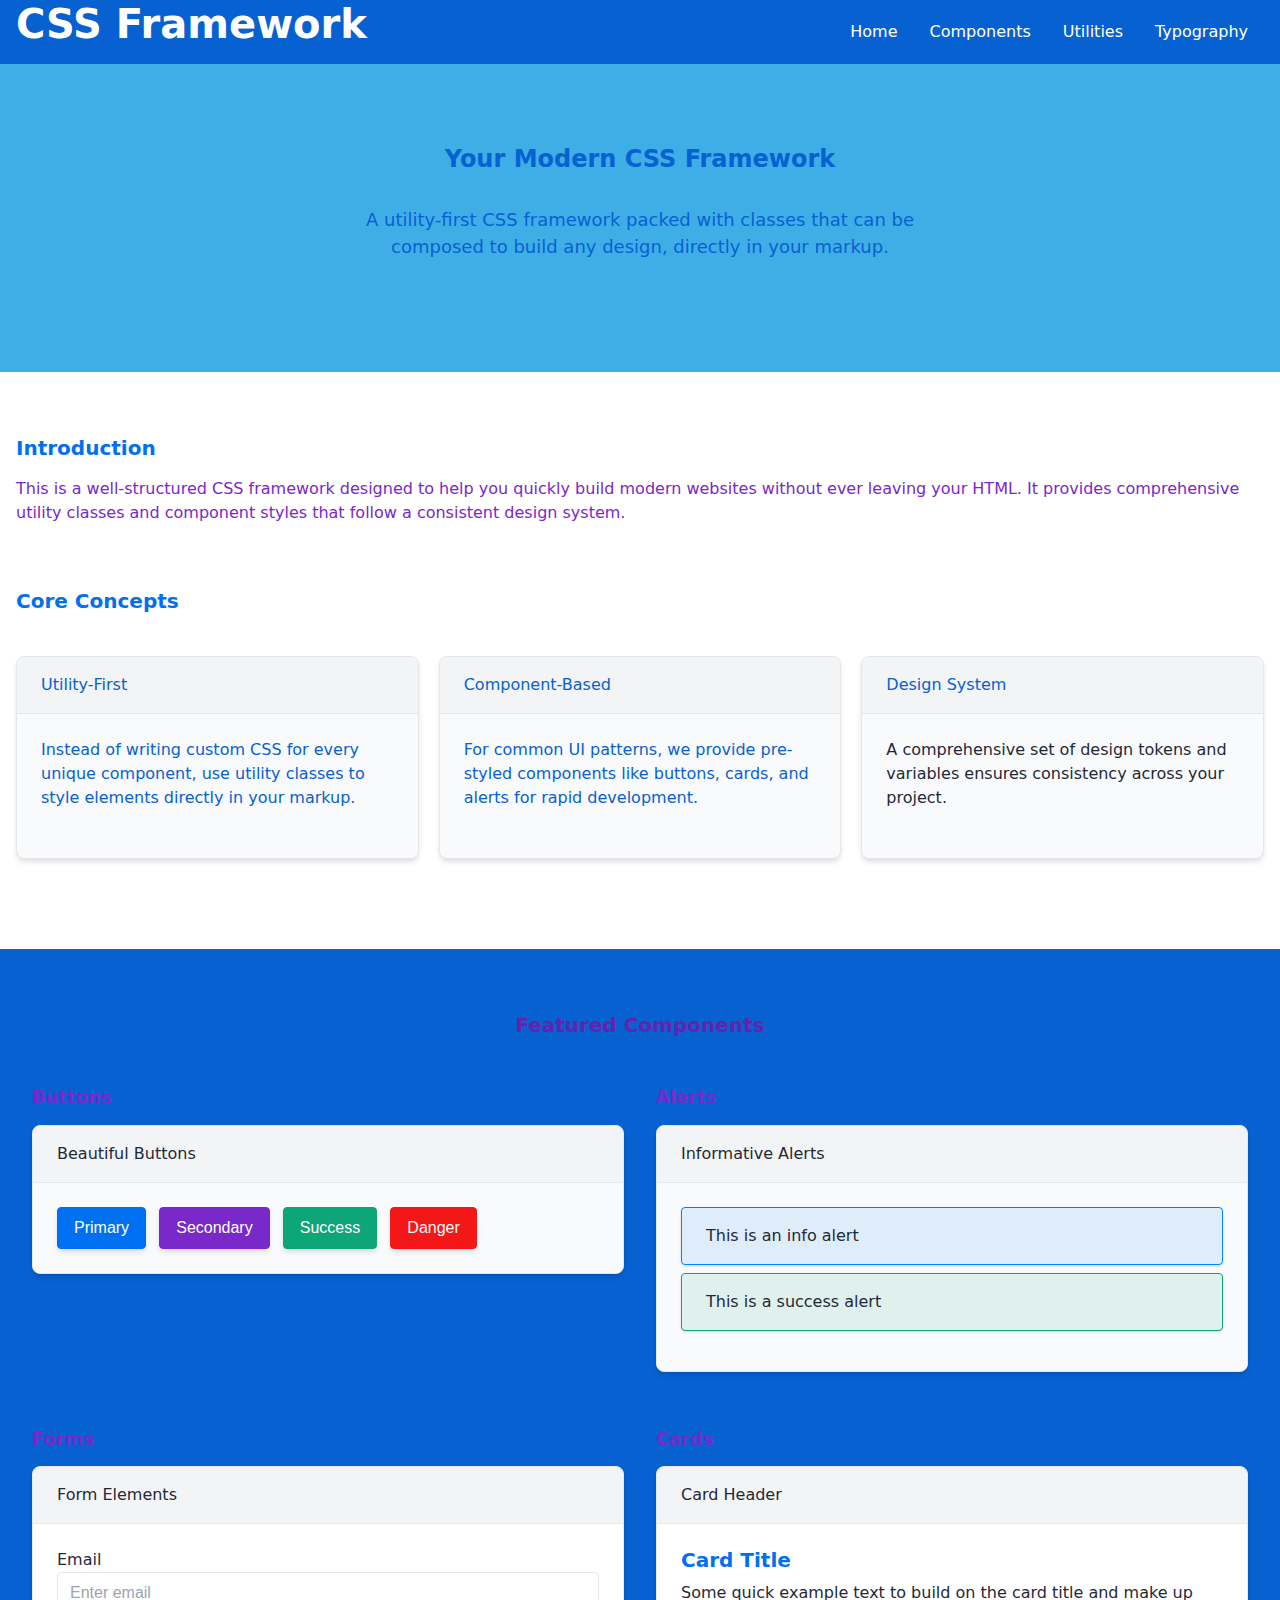
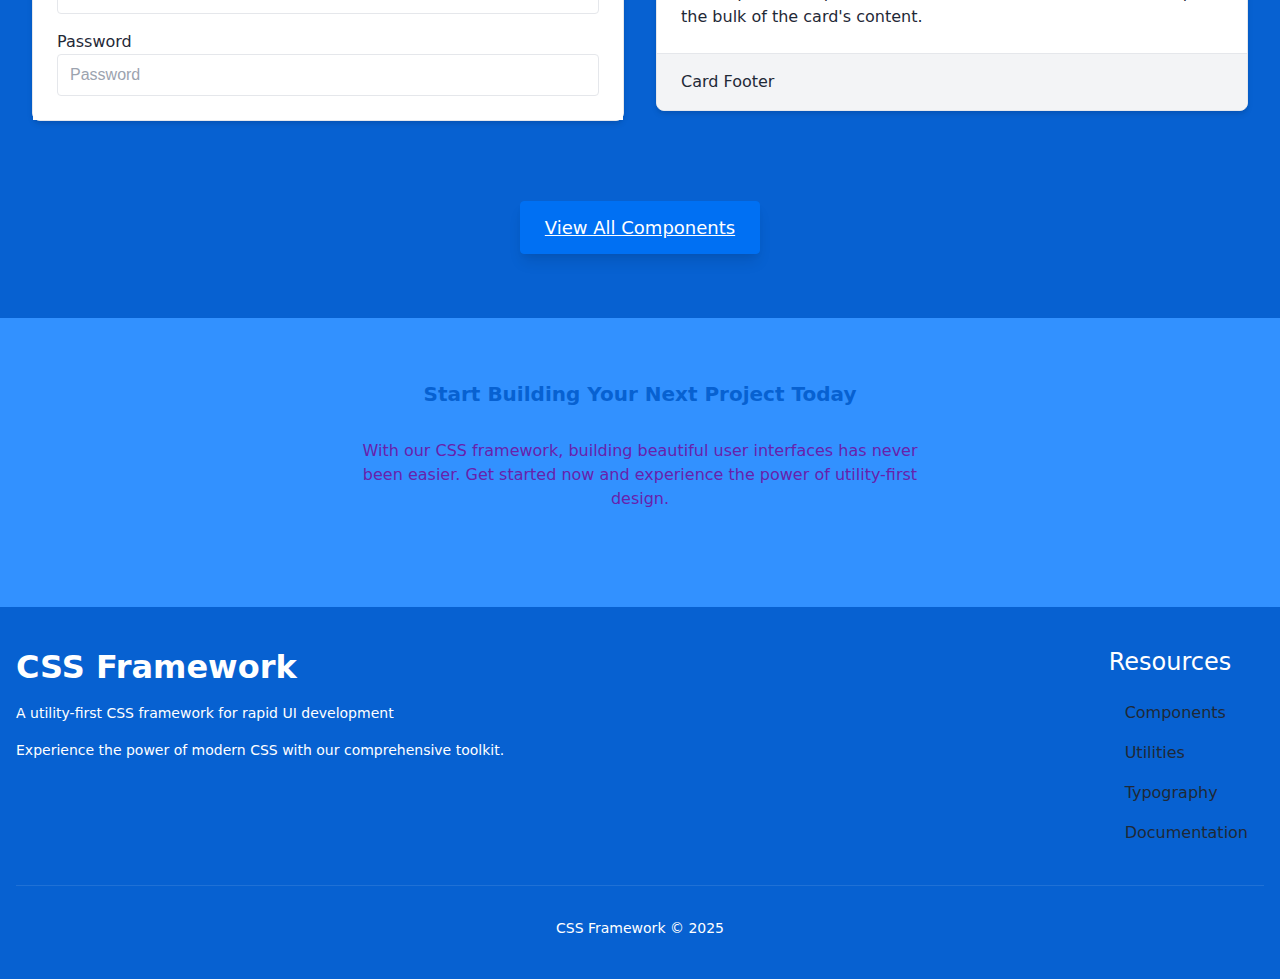
<file: src/index.html>
<!DOCTYPE html>
<html lang="en">
<head>
  <meta charset="UTF-8">
  <meta name="viewport" content="width=device-width, initial-scale=1.0">
  <title>CSS Framework Documentation</title>
  <link rel="stylesheet" href="variables.css">
  <link rel="stylesheet" href="main.css">
</head>
<body class="bg-surface">
  <header class="bg-primary-dark">
    <div class="container">
      <div class="flex items-center justify-between" style="height: 64px;">
        <div class="flex items-center">
          <h1 class="text-inverse">CSS Framework</h1>
        </div>
        <nav>
          <ul class="nav flex">
            <li><a href="index.html" class="nav-link text-inverse" style="color: white;">Home</a></li>
            <li><a href="components.html" class="nav-link text-inverse" style="color:white;">Components</a></li>
            <li><a href="utilities.html" class="nav-link text-inverse" style="color:white">Utilities</a></li>
            <li><a href="typography.html" class="nav-link text-inverse" style="color:white">Typography</a></li>
          </ul>
        </nav>
      </div>
    </div>
  </header>

  <main>
    <section class="" style="padding: var(--sp-20) 0; background: rgb(63, 174, 230);">
      <div class="container">
        <div class="flex flex-col items-center text-center">
          <h1 class="text-2xl font-bold text-primary-dark">Your Modern CSS Framework</h1>
          <p class="text-lg text-primary-dark" style="max-width: 600px; margin: var(--sp-4) auto var(--sp-8);">
            A utility-first CSS framework packed with classes that can be composed to build any design, directly in your markup.
          </p>
         
        </div>
      </div>
    </section>

    <section class="bg-white" style="padding: var(--sp-16) 0;">
      <div class="container">
        <div class="flex flex-col">
          <h2 class="font-bold text-xl text-primary">Introduction</h2>
          <p class="text-secondary" style="margin-bottom: var(--sp-6);">
            This is a well-structured CSS framework designed to help you quickly build modern websites without ever leaving your HTML. 
            It provides comprehensive utility classes and component styles that follow a consistent design system.
          </p>


          <h2 class="font-bold text-xl text-primary" style="margin-top: var(--sp-10);">Core Concepts</h2>
          
          <div class="flex flex-wrap" style="margin: var(--sp-4) -10px;">
            <div style="flex: 1 1 300px; padding: 10px;">
              <div class="card h-full shadow bg-primary-light">
                <div class="card-header bg-primary text-primary-dark">Utility-First</div>
                <div class="card-body">
                  <p class="text-primary-dark">Instead of writing custom CSS for every unique component, use utility classes to style elements directly in your markup.</p>
                </div>
              </div>
            </div>
            
            <div style="flex: 1 1 300px; padding: 10px;">
              <div class="card h-full shadow bg-primary-dark">
                <div class="card-header bg-secondary text-primary-dark">Component-Based</div>
                <div class="card-body">
                  <p class="text-primary-dark">For common UI patterns, we provide pre-styled components like buttons, cards, and alerts for rapid development.</p>
                </div>
              </div>
            </div>
            
            <div style="flex: 1 1 300px; padding: 10px;">
              <div class="card h-full shadow bg-surface-raised">
                <div class="card-header bg-primary-dark text-primary-dark">Design System</div>
                <div class="card-body">
                  <p>A comprehensive set of design tokens and variables ensures consistency across your project.</p>
                </div>
              </div>
            </div>
          </div>
        </div>
      </div>
    </section>
    
    <section class="bg-primary-dark" style="padding: var(--sp-16) 0;">
      <div class="container">
        <h2 class="font-bold text-xl text-center text-secondary-dark" style="margin-bottom: var(--sp-8);">Featured Components</h2>
        
        <div class="flex flex-wrap">
          <div style="flex: 1 1 50%; padding: var(--sp-4);">
            <h3 class="font-semibold text-lg text-secondary">Buttons</h3>
            <div class="card shadow-lg border-primary">
              <div class="card-header bg-primary-light">Beautiful Buttons</div>
              <div class="card-body">
                <button class="btn btn-primary shadow" style="margin-right: var(--sp-2);">Primary</button>
                <button class="btn btn-secondary shadow" style="margin-right: var(--sp-2);">Secondary</button>
                <button class="btn btn-success shadow" style="margin-right: var(--sp-2);">Success</button>
                <button class="btn btn-danger shadow">Danger</button>
              </div>
            </div>
          </div>
          
          <div style="flex: 1 1 50%; padding: var(--sp-4);">
            <h3 class="font-semibold text-lg text-secondary">Alerts</h3>
            <div class="card shadow-lg border-secondary">
              <div class="card-header bg-secondary-light">Informative Alerts</div>
              <div class="card-body">
                <div class="alert alert-info shadow-sm" style="margin-bottom: var(--sp-2);">This is an info alert</div>
                <div class="alert alert-success shadow-sm">This is a success alert</div>
              </div>
            </div>
          </div>
          
          <div style="flex: 1 1 50%; padding: var(--sp-4);">
            <h3 class="font-semibold text-lg text-secondary">Forms</h3>
            <div class="card shadow-lg border-primary">
              <div class="card-header bg-primary-light">Form Elements</div>
              <div class="card-body bg-white">
                <div class="form-group">
                  <label class="form-label font-medium">Email</label>
                  <input type="email" class="form-control" placeholder="Enter email">
                </div>
                <div class="form-group" style="margin-bottom: 0;">
                  <label class="form-label font-medium">Password</label>
                  <input type="password" class="form-control" placeholder="Password">
                </div>
              </div>
            </div>
          </div>
          
          <div style="flex: 1 1 50%; padding: var(--sp-4);">
            <h3 class="font-semibold text-lg text-secondary">Cards</h3>
            <div class="card shadow-lg border-secondary">
              <div class="card-header bg-secondary-light font-medium">
                Card Header
              </div>
              <div class="card-body bg-white">
                <h5 class="card-title text-primary">Card Title</h5>
                <p>Some quick example text to build on the card title and make up the bulk of the card's content.</p>
              </div>
              <div class="card-footer bg-surface-raised">
                Card Footer
              </div>
            </div>
          </div>
        </div>
        
        <div class="text-center" style="margin-top: var(--sp-10);">
          <a href="components.html" class="btn btn-primary btn-lg shadow-lg">View All Components</a>
        </div>
      </div>
    </section>

    <section class="bg-primary-light" style="padding: var(--sp-16) 0;">
      <div class="container">
        <div class="flex flex-col items-center text-center">
          <h2 class="font-bold text-xl text-primary-dark">Start Building Your Next Project Today</h2>
          <p class="text-secondary-dark" style="max-width: 600px; margin: var(--sp-4) auto var(--sp-8);">
            With our CSS framework, building beautiful user interfaces has never been easier.
            Get started now and experience the power of utility-first design.
          </p>
         
        </div>
      </div>
    </section>
  </main>

  <footer class="bg-primary-dark text-inverse shadow-lg" style="padding: var(--sp-10) 0;">
    <div class="container">
      <div class="flex justify-between flex-wrap">
        <div style="flex: 1 1 300px; margin-bottom: var(--sp-6);">
          <h2 class="font-bold text-inverse">CSS Framework</h2>
          <p class="text-sm">A utility-first CSS framework for rapid UI development</p>
          <p class="text-sm" style="margin-top: var(--sp-4);">Experience the power of modern CSS with our comprehensive toolkit.</p>
        </div>
        <div style="flex: 0 0 auto;">
          <h4 class="text-inverse font-medium">Resources</h4>
          <ul class="nav flex-col">
            <li><a href="components.html" class="nav-link text-inverse">Components</a></li>
            <li><a href="utilities.html" class="nav-link text-inverse">Utilities</a></li>
            <li><a href="typography.html" class="nav-link text-inverse">Typography</a></li>
            <li><a href="#documentation" class="nav-link text-inverse">Documentation</a></li>
          </ul>
        </div>
      </div>
      <div class="text-center" style="margin-top: var(--sp-8); padding-top: var(--sp-8); border-top: 1px solid rgba(255,255,255,0.1);">
        <p class="text-sm">CSS Framework © 2025</p>
      </div>
    </div>
  </footer>
</body>
</html>
</file>
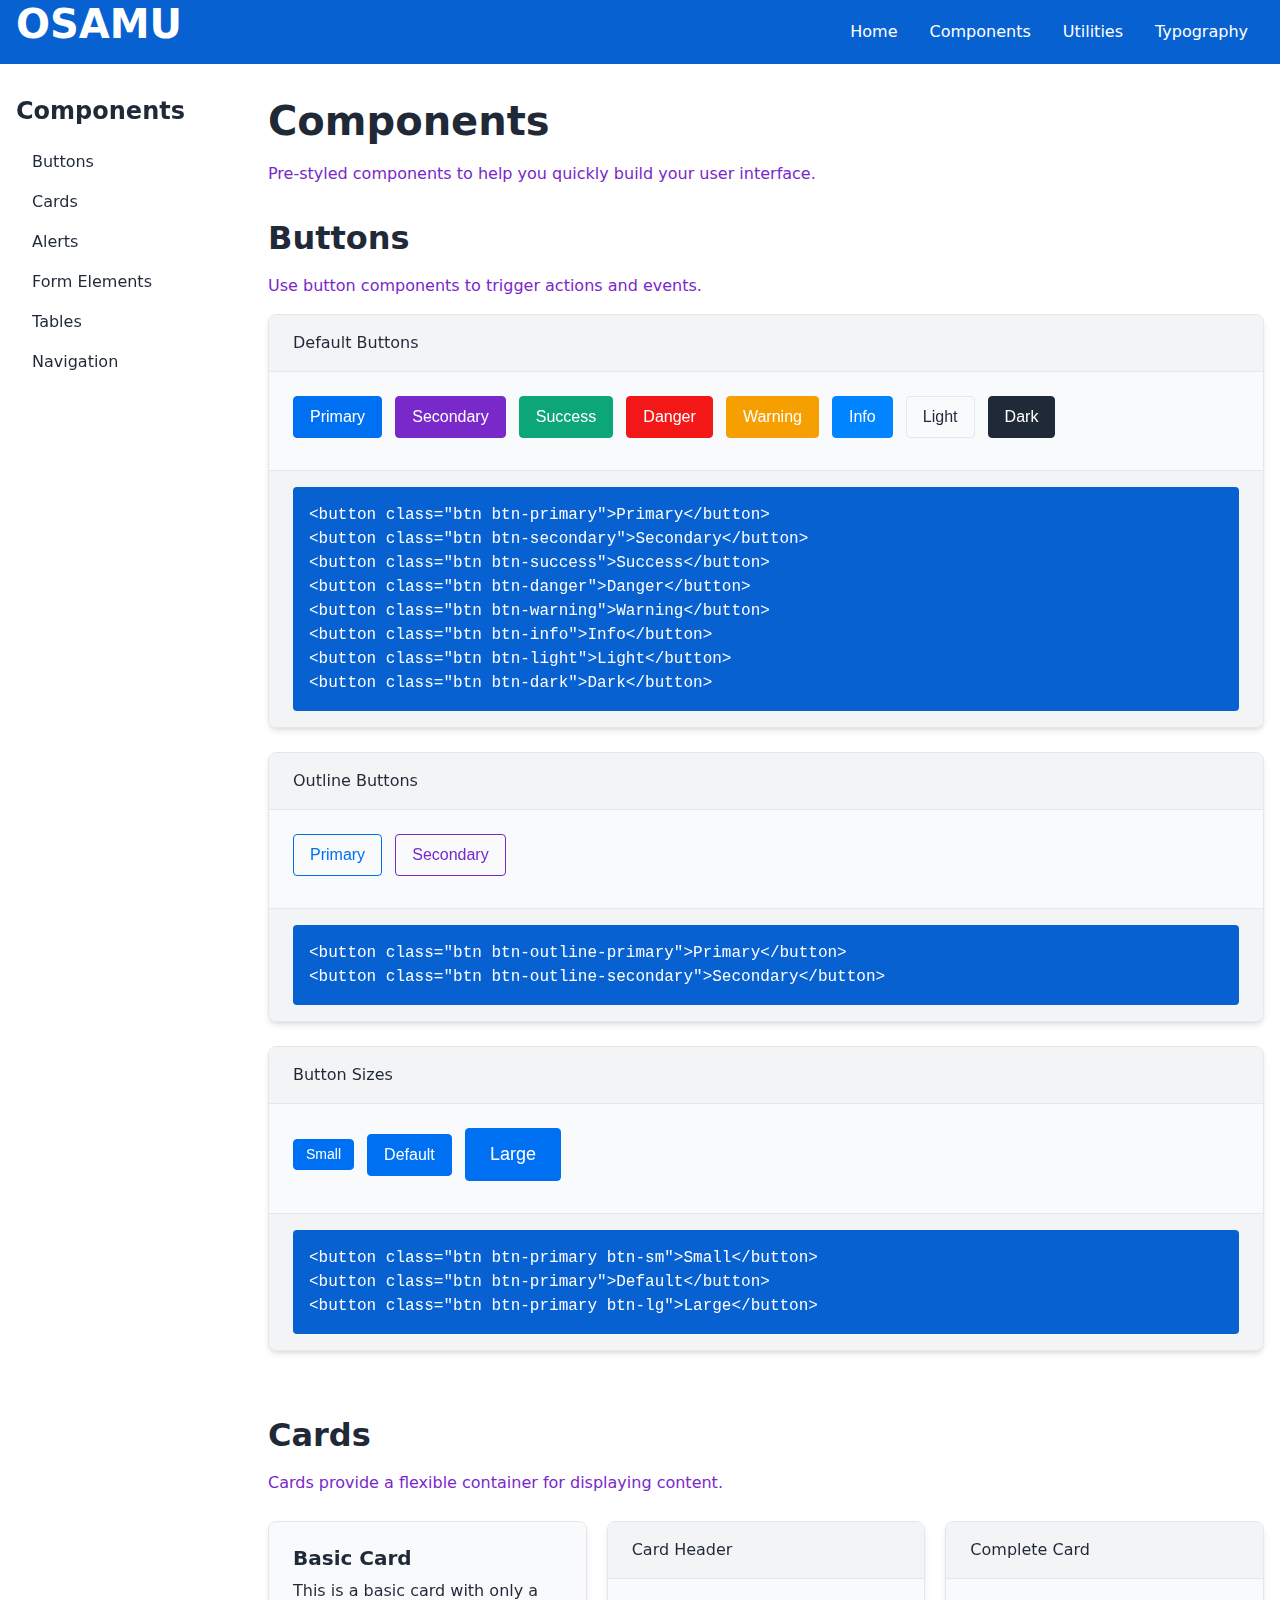
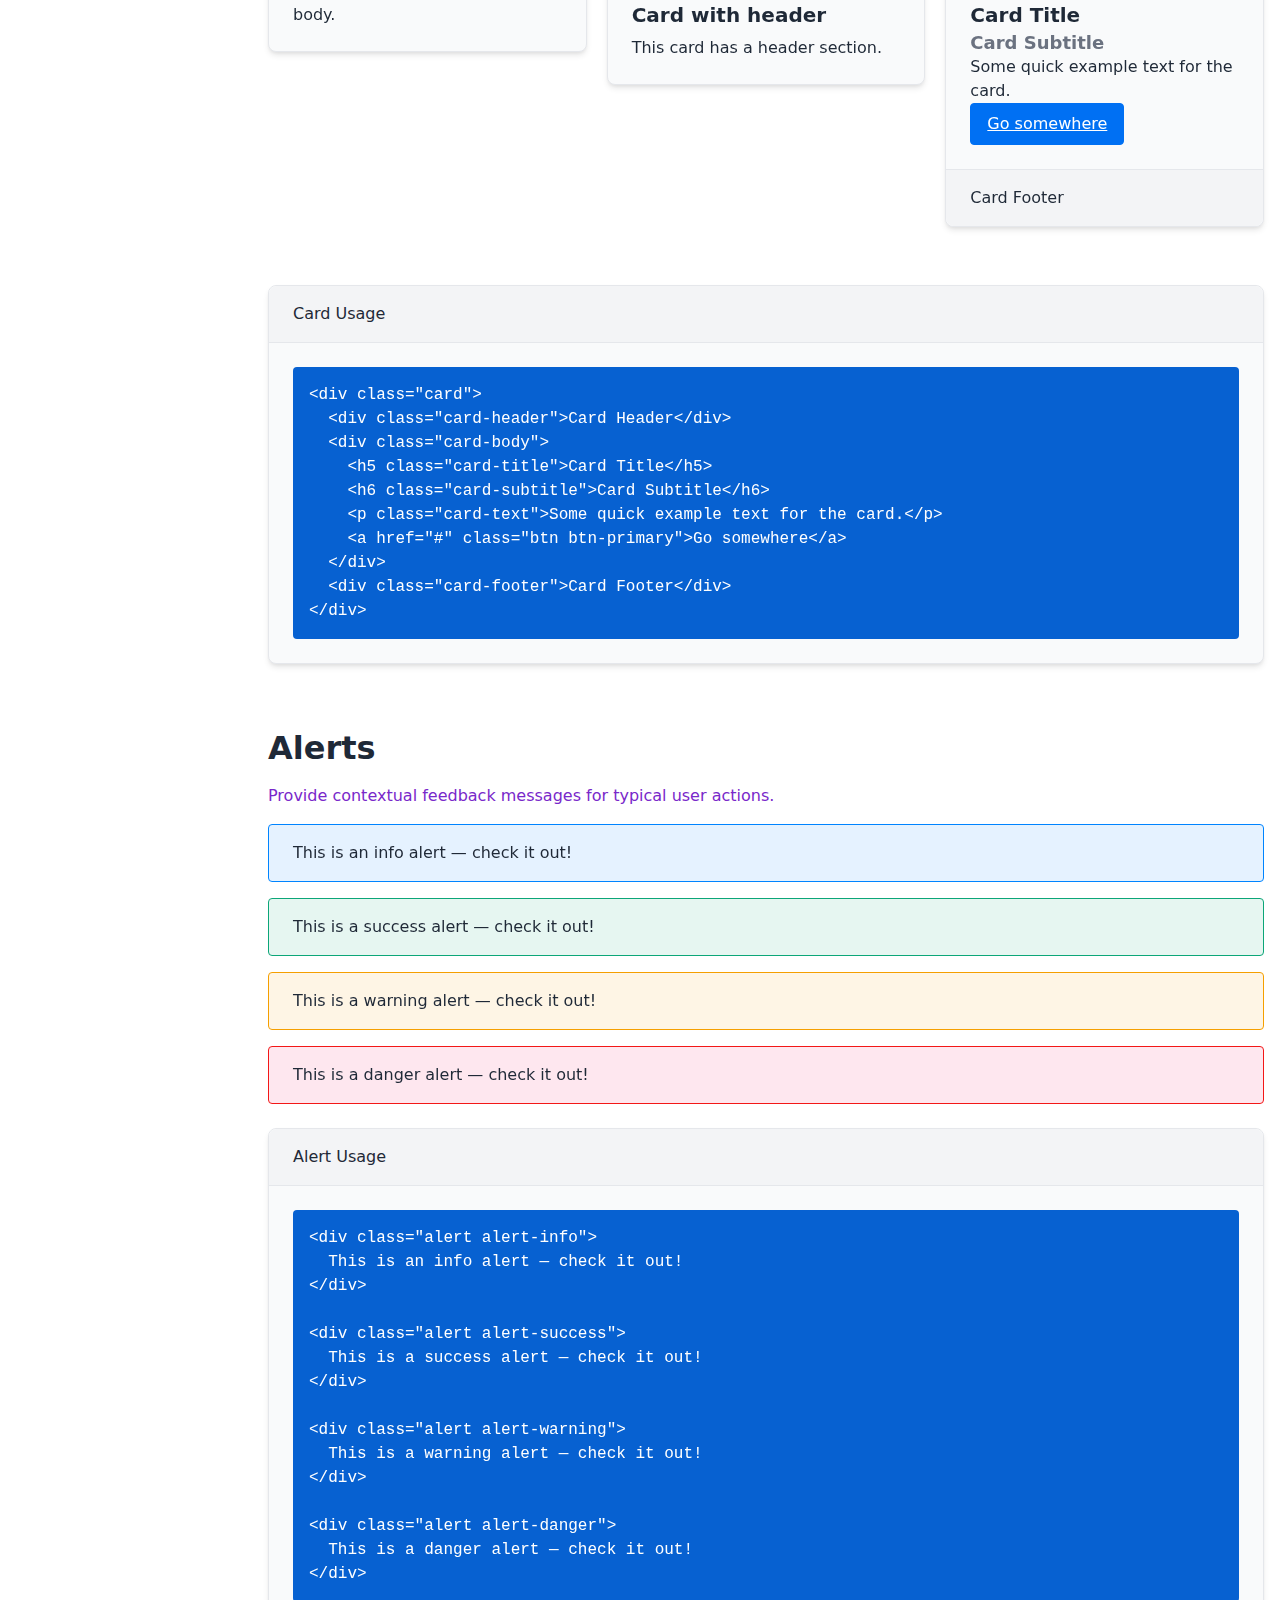
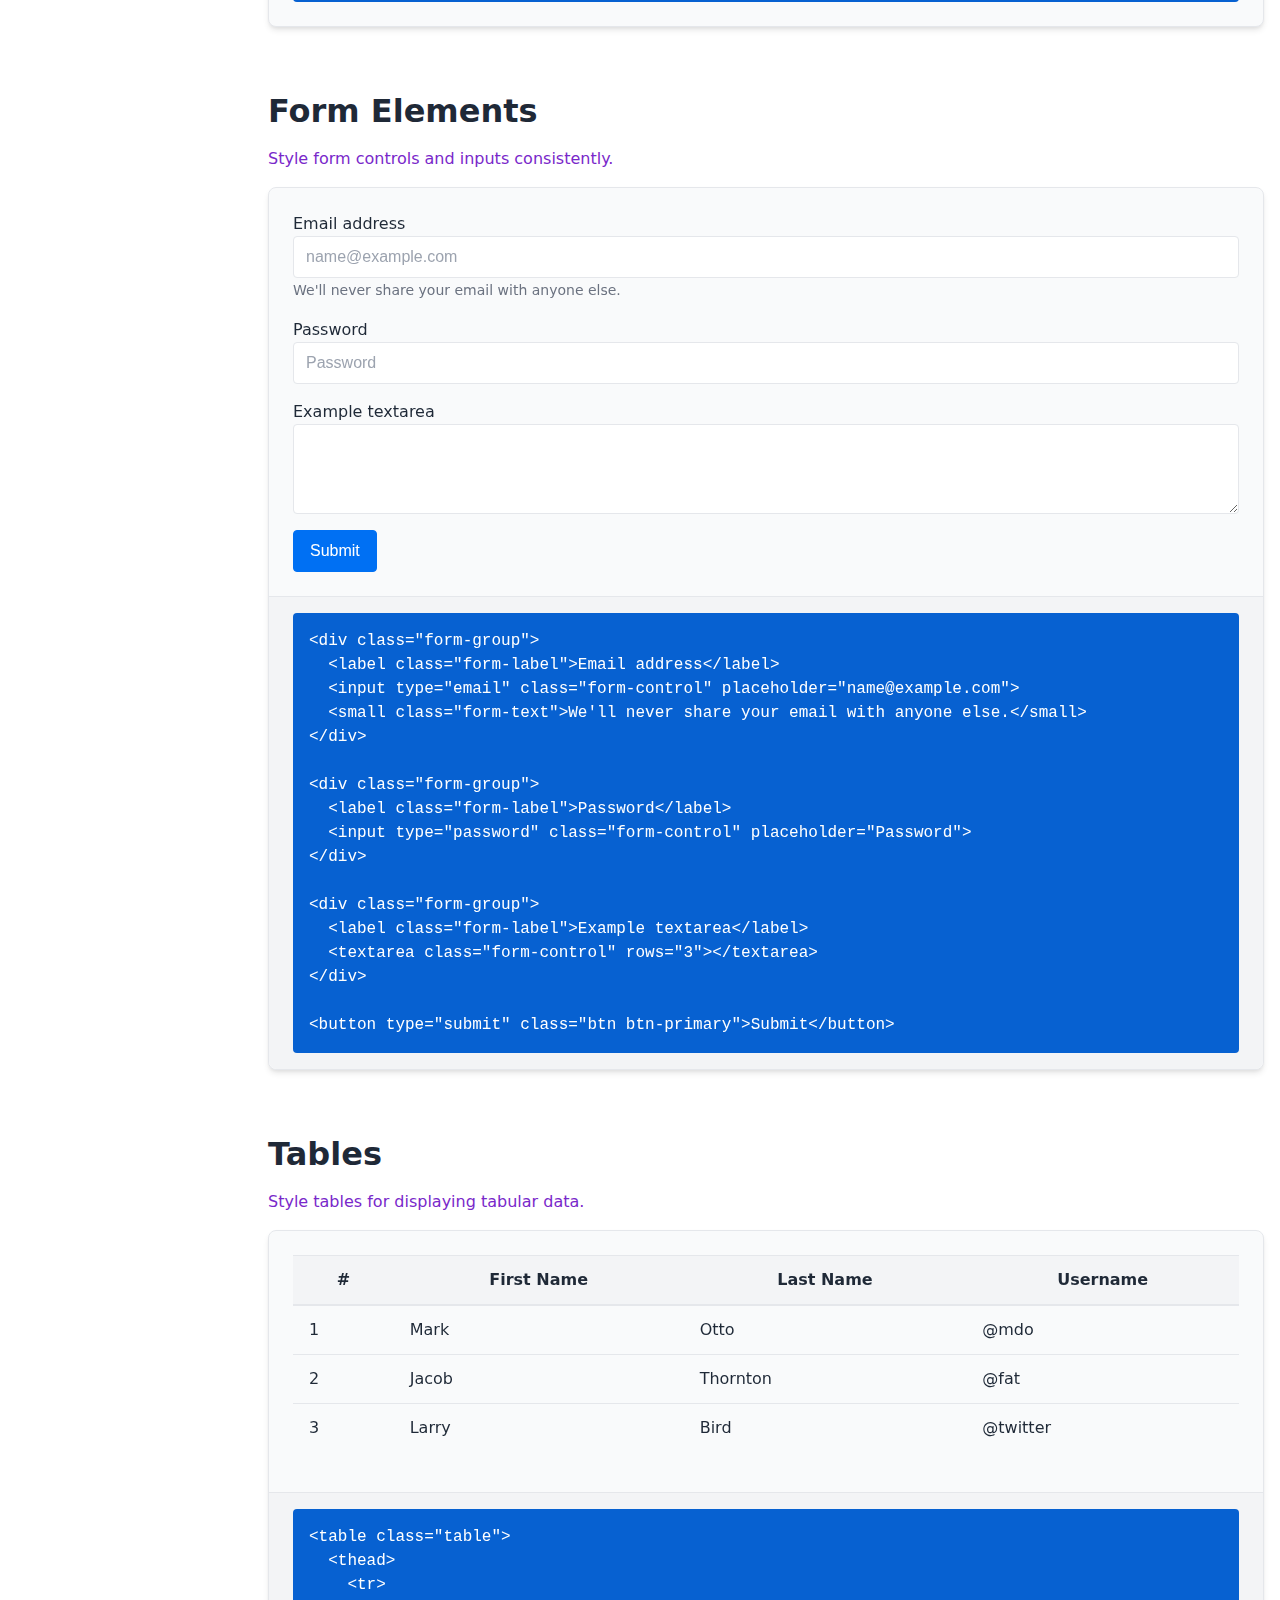
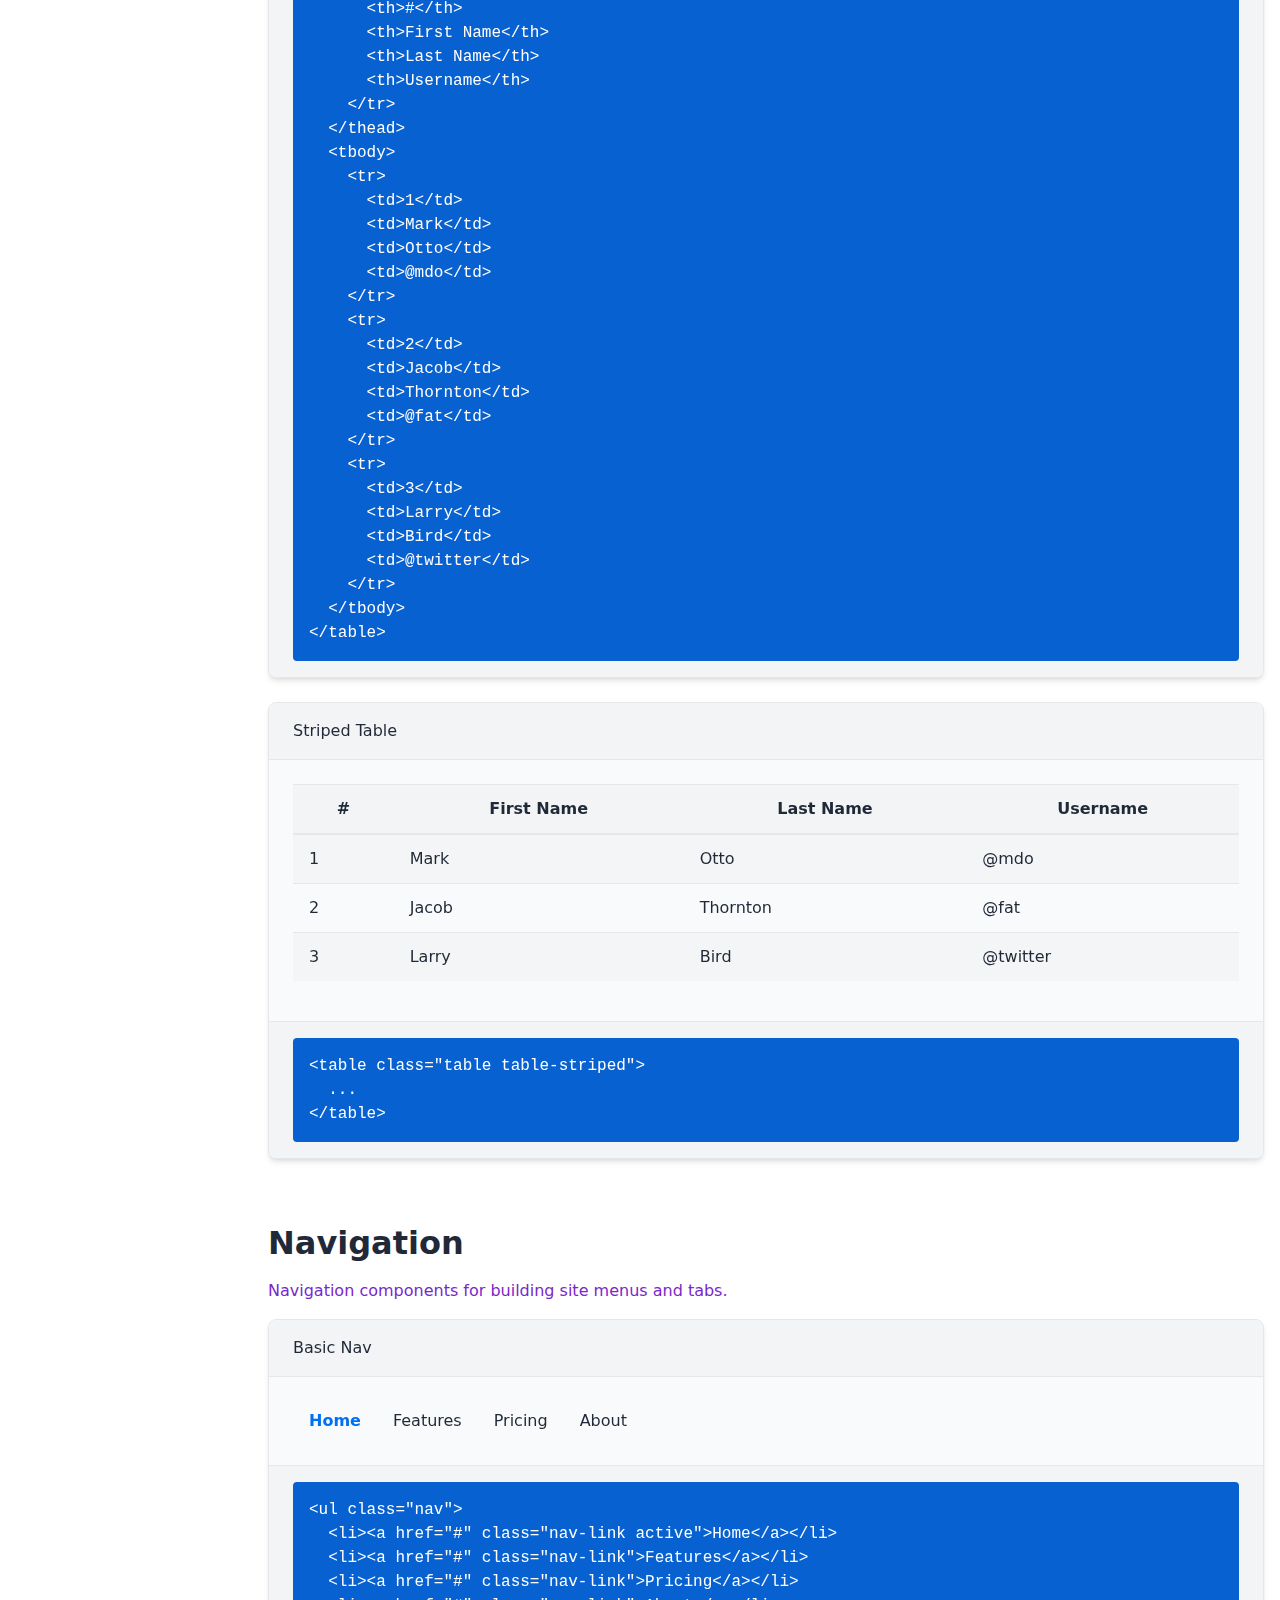
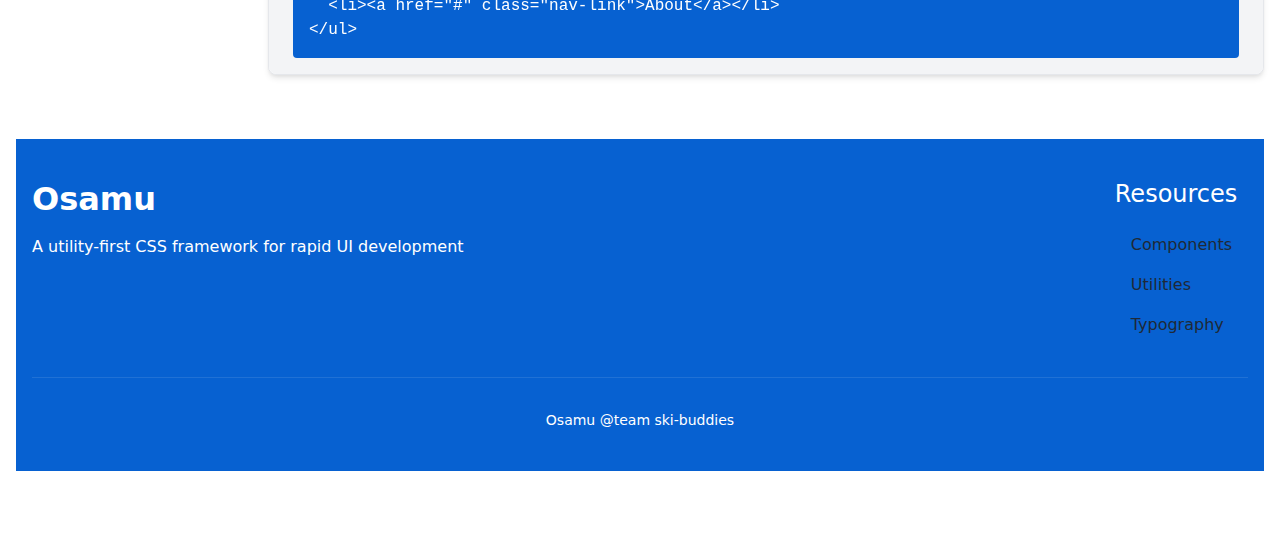
<file: src/components.html>
<!DOCTYPE html>
<html lang="en">
<head>
  <meta charset="UTF-8">
  <meta name="viewport" content="width=device-width, initial-scale=1.0">
  <title>Components - OSAMU Framework Documentation</title>
  <link rel="stylesheet" href="variables.css">
  <link rel="stylesheet" href="main.css">
</head>
<body>
    <header class="bg-primary-dark">
        <div class="container">
          <div class="flex items-center justify-between" style="height: 64px;">
            <div class="flex items-center">
              <h1 class="text-inverse">OSAMU</h1>
            </div>
            <nav>
              <ul class="nav flex">
                <li><a href="index.html" class="nav-link text-inverse" style="color: white;">Home</a></li>
                <li><a href="components.html" class="nav-link text-inverse" style="color:white;">Components</a></li>
                <li><a href="utilities.html" class="nav-link text-inverse" style="color:white">Utilities</a></li>
                <li><a href="typography.html" class="nav-link text-inverse" style="color:white">Typography</a></li>
              </ul>
            </nav>
          </div>
        </div>
      </header>
 

  <div class="container" style="padding-top: var(--sp-8); padding-bottom: var(--sp-16);">
    <div class="flex">
      <div style="width: 220px; flex-shrink: 0;">
        <div class="sticky" style="top: var(--sp-4);">
          <h4 class="font-semibold">Components</h4>
          <ul class="nav flex-col">
            <li><a href="#buttons" class="nav-link">Buttons</a></li>
            <li><a href="#cards" class="nav-link">Cards</a></li>
            <li><a href="#alerts" class="nav-link">Alerts</a></li>
            <li><a href="#forms" class="nav-link">Form Elements</a></li>
            <li><a href="#tables" class="nav-link">Tables</a></li>
            <li><a href="#navigation" class="nav-link">Navigation</a></li>
          </ul>
        </div>
      </div>
      
      <div style="flex: 1; padding-left: var(--sp-8);">
        <h1 class="font-bold">Components</h1>
        <p class="text-secondary" style="margin-bottom: var(--sp-8);">
          Pre-styled components to help you quickly build your user interface.
        </p>
        
        <section id="buttons" style="margin-bottom: var(--sp-16);">
          <h2 class="font-semibold">Buttons</h2>
          <p class="text-secondary" style="margin-bottom: var(--sp-4);">
            Use button components to trigger actions and events.
          </p>
          
          <div class="card" style="margin-bottom: var(--sp-6);">
            <div class="card-header">Default Buttons</div>
            <div class="card-body">
              <button class="btn btn-primary" style="margin-right: var(--sp-2); margin-bottom: var(--sp-2);">Primary</button>
              <button class="btn btn-secondary" style="margin-right: var(--sp-2); margin-bottom: var(--sp-2);">Secondary</button>
              <button class="btn btn-success" style="margin-right: var(--sp-2); margin-bottom: var(--sp-2);">Success</button>
              <button class="btn btn-danger" style="margin-right: var(--sp-2); margin-bottom: var(--sp-2);">Danger</button>
              <button class="btn btn-warning" style="margin-right: var(--sp-2); margin-bottom: var(--sp-2);">Warning</button>
              <button class="btn btn-info" style="margin-right: var(--sp-2); margin-bottom: var(--sp-2);">Info</button>
              <button class="btn btn-light" style="margin-right: var(--sp-2); margin-bottom: var(--sp-2);">Light</button>
              <button class="btn btn-dark" style="margin-bottom: var(--sp-2);">Dark</button>
            </div>
            <div class="card-footer">
              <pre class="text-inverse" style="background: var(--clr-pd); padding: var(--sp-4); border-radius: var(--br-md); margin: 0; overflow-x: auto;">
&lt;button class="btn btn-primary"&gt;Primary&lt;/button&gt;
&lt;button class="btn btn-secondary"&gt;Secondary&lt;/button&gt;
&lt;button class="btn btn-success"&gt;Success&lt;/button&gt;
&lt;button class="btn btn-danger"&gt;Danger&lt;/button&gt;
&lt;button class="btn btn-warning"&gt;Warning&lt;/button&gt;
&lt;button class="btn btn-info"&gt;Info&lt;/button&gt;
&lt;button class="btn btn-light"&gt;Light&lt;/button&gt;
&lt;button class="btn btn-dark"&gt;Dark&lt;/button&gt;</pre>
            </div>
          </div>
          
          <div class="card" style="margin-bottom: var(--sp-6);">
            <div class="card-header">Outline Buttons</div>
            <div class="card-body">
              <button class="btn btn-outline-primary" style="margin-right: var(--sp-2); margin-bottom: var(--sp-2);">Primary</button>
              <button class="btn btn-outline-secondary" style="margin-right: var(--sp-2); margin-bottom: var(--sp-2);">Secondary</button>
            </div>
            <div class="card-footer">
              <pre class="text-inverse" style="background: var(--clr-pd); padding: var(--sp-4); border-radius: var(--br-md); margin: 0; overflow-x: auto;">
&lt;button class="btn btn-outline-primary"&gt;Primary&lt;/button&gt;
&lt;button class="btn btn-outline-secondary"&gt;Secondary&lt;/button&gt;</pre>
            </div>
          </div>
          
          <div class="card">
            <div class="card-header">Button Sizes</div>
            <div class="card-body">
              <button class="btn btn-primary btn-sm" style="margin-right: var(--sp-2); margin-bottom: var(--sp-2);">Small</button>
              <button class="btn btn-primary" style="margin-right: var(--sp-2); margin-bottom: var(--sp-2);">Default</button>
              <button class="btn btn-primary btn-lg" style="margin-bottom: var(--sp-2);">Large</button>
            </div>
            <div class="card-footer">
              <pre class="text-inverse" style="background: var(--clr-pd); padding: var(--sp-4); border-radius: var(--br-md); margin: 0; overflow-x: auto;">
&lt;button class="btn btn-primary btn-sm"&gt;Small&lt;/button&gt;
&lt;button class="btn btn-primary"&gt;Default&lt;/button&gt;
&lt;button class="btn btn-primary btn-lg"&gt;Large&lt;/button&gt;</pre>
            </div>
          </div>
        </section>
        
        <section id="cards" style="margin-bottom: var(--sp-16);">
          <h2 class="font-semibold">Cards</h2>
          <p class="text-secondary" style="margin-bottom: var(--sp-4);">
            Cards provide a flexible container for displaying content.
          </p>
          
          <div class="flex flex-wrap" style="margin: 0 -10px;">
            <div style="flex: 1 1 300px; padding: 10px;">
              <div class="card">
                <div class="card-body">
                  <h5 class="card-title">Basic Card</h5>
                  <p>This is a basic card with only a body.</p>
                </div>
              </div>
            </div>
            
            <div style="flex: 1 1 300px; padding: 10px;">
              <div class="card">
                <div class="card-header">Card Header</div>
                <div class="card-body">
                  <h5 class="card-title">Card with header</h5>
                  <p>This card has a header section.</p>
                </div>
              </div>
            </div>
            
            <div style="flex: 1 1 300px; padding: 10px;">
              <div class="card">
                <div class="card-header">Complete Card</div>
                <div class="card-body">
                  <h5 class="card-title">Card Title</h5>
                  <h6 class="card-subtitle">Card Subtitle</h6>
                  <p class="card-text">Some quick example text for the card.</p>
                  <a href="#" class="btn btn-primary">Go somewhere</a>
                </div>
                <div class="card-footer">Card Footer</div>
              </div>
            </div>
          </div>
          
          <div class="card" style="margin-top: var(--sp-6);">
            <div class="card-header">Card Usage</div>
            <div class="card-body">
              <pre class="text-inverse" style="background: var(--clr-pd ); padding: var(--sp-4); border-radius: var(--br-md); margin: 0; overflow-x: auto;">
&lt;div class="card"&gt;
  &lt;div class="card-header"&gt;Card Header&lt;/div&gt;
  &lt;div class="card-body"&gt;
    &lt;h5 class="card-title"&gt;Card Title&lt;/h5&gt;
    &lt;h6 class="card-subtitle"&gt;Card Subtitle&lt;/h6&gt;
    &lt;p class="card-text"&gt;Some quick example text for the card.&lt;/p&gt;
    &lt;a href="#" class="btn btn-primary"&gt;Go somewhere&lt;/a&gt;
  &lt;/div&gt;
  &lt;div class="card-footer"&gt;Card Footer&lt;/div&gt;
&lt;/div&gt;</pre>
            </div>
          </div>
        </section>
        
        <section id="alerts" style="margin-bottom: var(--sp-16);">
          <h2 class="font-semibold">Alerts</h2>
          <p class="text-secondary" style="margin-bottom: var(--sp-4);">
            Provide contextual feedback messages for typical user actions.
          </p>
          
          <div class="alert alert-info" style="margin-bottom: var(--sp-4);">
            This is an info alert — check it out!
          </div>
          
          <div class="alert alert-success" style="margin-bottom: var(--sp-4);">
            This is a success alert — check it out!
          </div>
          
          <div class="alert alert-warning" style="margin-bottom: var(--sp-4);">
            This is a warning alert — check it out!
          </div>
          
          <div class="alert alert-danger" style="margin-bottom: var(--sp-4);">
            This is a danger alert — check it out!
          </div>
          
          <div class="card" style="margin-top: var(--sp-6);">
            <div class="card-header">Alert Usage</div>
            <div class="card-body">
              <pre class="text-inverse" style="background: var(--clr-pd); padding: var(--sp-4); border-radius: var(--br-md); margin: 0; overflow-x: auto;">
&lt;div class="alert alert-info"&gt;
  This is an info alert — check it out!
&lt;/div&gt;

&lt;div class="alert alert-success"&gt;
  This is a success alert — check it out!
&lt;/div&gt;

&lt;div class="alert alert-warning"&gt;
  This is a warning alert — check it out!
&lt;/div&gt;

&lt;div class="alert alert-danger"&gt;
  This is a danger alert — check it out!
&lt;/div&gt;</pre>
            </div>
          </div>
        </section>
        
        <section id="forms" style="margin-bottom: var(--sp-16);">
          <h2 class="font-semibold">Form Elements</h2>
          <p class="text-secondary" style="margin-bottom: var(--sp-4);">
            Style form controls and inputs consistently.
          </p>
          
          <div class="card">
            <div class="card-body">
              <div class="form-group">
                <label class="form-label">Email address</label>
                <input type="email" class="form-control" placeholder="name@example.com">
                <small class="form-text">We'll never share your email with anyone else.</small>
              </div>
              
              <div class="form-group">
                <label class="form-label">Password</label>
                <input type="password" class="form-control" placeholder="Password">
              </div>
              
              <div class="form-group">
                <label class="form-label">Example textarea</label>
                <textarea class="form-control" rows="3"></textarea>
              </div>
              
              <button type="submit" class="btn btn-primary">Submit</button>
            </div>
            <div class="card-footer">
              <pre class="text-inverse" style="background: var(--clr-pd); padding: var(--sp-4); border-radius: var(--br-md); margin: 0; overflow-x: auto;">
&lt;div class="form-group"&gt;
  &lt;label class="form-label"&gt;Email address&lt;/label&gt;
  &lt;input type="email" class="form-control" placeholder="name@example.com"&gt;
  &lt;small class="form-text"&gt;We'll never share your email with anyone else.&lt;/small&gt;
&lt;/div&gt;

&lt;div class="form-group"&gt;
  &lt;label class="form-label"&gt;Password&lt;/label&gt;
  &lt;input type="password" class="form-control" placeholder="Password"&gt;
&lt;/div&gt;

&lt;div class="form-group"&gt;
  &lt;label class="form-label"&gt;Example textarea&lt;/label&gt;
  &lt;textarea class="form-control" rows="3"&gt;&lt;/textarea&gt;
&lt;/div&gt;

&lt;button type="submit" class="btn btn-primary"&gt;Submit&lt;/button&gt;</pre>
            </div>
          </div>
        </section>
        
        <section id="tables" style="margin-bottom: var(--sp-16);">
          <h2 class="font-semibold">Tables</h2>
          <p class="text-secondary" style="margin-bottom: var(--sp-4);">
            Style tables for displaying tabular data.
          </p>
          
          <div class="card">
            <div class="card-body">
              <table class="table">
                <thead>
                  <tr>
                    <th>#</th>
                    <th>First Name</th>
                    <th>Last Name</th>
                    <th>Username</th>
                  </tr>
                </thead>
                <tbody>
                  <tr>
                    <td>1</td>
                    <td>Mark</td>
                    <td>Otto</td>
                    <td>@mdo</td>
                  </tr>
                  <tr>
                    <td>2</td>
                    <td>Jacob</td>
                    <td>Thornton</td>
                    <td>@fat</td>
                  </tr>
                  <tr>
                    <td>3</td>
                    <td>Larry</td>
                    <td>Bird</td>
                    <td>@twitter</td>
                  </tr>
                </tbody>
              </table>
            </div>
            <div class="card-footer">
              <pre class="text-inverse" style="background: var(--clr-pd); padding: var(--sp-4); border-radius: var(--br-md); margin: 0; overflow-x: auto;">
&lt;table class="table"&gt;
  &lt;thead&gt;
    &lt;tr&gt;
      &lt;th&gt;#&lt;/th&gt;
      &lt;th&gt;First Name&lt;/th&gt;
      &lt;th&gt;Last Name&lt;/th&gt;
      &lt;th&gt;Username&lt;/th&gt;
    &lt;/tr&gt;
  &lt;/thead&gt;
  &lt;tbody&gt;
    &lt;tr&gt;
      &lt;td&gt;1&lt;/td&gt;
      &lt;td&gt;Mark&lt;/td&gt;
      &lt;td&gt;Otto&lt;/td&gt;
      &lt;td&gt;@mdo&lt;/td&gt;
    &lt;/tr&gt;
    &lt;tr&gt;
      &lt;td&gt;2&lt;/td&gt;
      &lt;td&gt;Jacob&lt;/td&gt;
      &lt;td&gt;Thornton&lt;/td&gt;
      &lt;td&gt;@fat&lt;/td&gt;
    &lt;/tr&gt;
    &lt;tr&gt;
      &lt;td&gt;3&lt;/td&gt;
      &lt;td&gt;Larry&lt;/td&gt;
      &lt;td&gt;Bird&lt;/td&gt;
      &lt;td&gt;@twitter&lt;/td&gt;
    &lt;/tr&gt;
  &lt;/tbody&gt;
&lt;/table&gt;</pre>
            </div>
          </div>
          
          <div class="card" style="margin-top: var(--sp-6);">
            <div class="card-header">Striped Table</div>
            <div class="card-body">
              <table class="table table-striped">
                <thead>
                  <tr>
                    <th>#</th>
                    <th>First Name</th>
                    <th>Last Name</th>
                    <th>Username</th>
                  </tr>
                </thead>
                <tbody>
                  <tr>
                    <td>1</td>
                    <td>Mark</td>
                    <td>Otto</td>
                    <td>@mdo</td>
                  </tr>
                  <tr>
                    <td>2</td>
                    <td>Jacob</td>
                    <td>Thornton</td>
                    <td>@fat</td>
                  </tr>
                  <tr>
                    <td>3</td>
                    <td>Larry</td>
                    <td>Bird</td>
                    <td>@twitter</td>
                  </tr>
                </tbody>
              </table>
            </div>
            <div class="card-footer">
              <pre class="text-inverse" style="background: var(--clr-pd); padding: var(--sp-4); border-radius: var(--br-md); margin: 0; overflow-x: auto;">
&lt;table class="table table-striped"&gt;
  ...
&lt;/table&gt;</pre>
            </div>
          </div>
        </section>
        
        <section id="navigation" style="margin-bottom: var(--sp-16);">
          <h2 class="font-semibold">Navigation</h2>
          <p class="text-secondary" style="margin-bottom: var(--sp-4);">
            Navigation components for building site menus and tabs.
          </p>
          
          <div class="card">
            <div class="card-header">Basic Nav</div>
            <div class="card-body">
              <ul class="nav">
                <li><a href="#" class="nav-link active">Home</a></li>
                <li><a href="#" class="nav-link">Features</a></li>
                <li><a href="#" class="nav-link">Pricing</a></li>
                <li><a href="#" class="nav-link">About</a></li>
              </ul>
            </div>
            <div class="card-footer">
              <pre class="text-inverse" style="background: var(--clr-pd); padding: var(--sp-4); border-radius: var(--br-md); margin: 0; overflow-x: auto;">
&lt;ul class="nav"&gt;
  &lt;li&gt;&lt;a href="#" class="nav-link active"&gt;Home&lt;/a&gt;&lt;/li&gt;
  &lt;li&gt;&lt;a href="#" class="nav-link"&gt;Features&lt;/a&gt;&lt;/li&gt;
  &lt;li&gt;&lt;a href="#" class="nav-link"&gt;Pricing&lt;/a&gt;&lt;/li&gt;
  &lt;li&gt;&lt;a href="#" class="nav-link"&gt;About&lt;/a&gt;&lt;/li&gt;
&lt;/ul&gt;</pre>
            </div>
        </div>
        </section>
          </div>
          </div>
          <footer class="bg-primary-dark text-inverse" style="padding: var(--sp-10) 0;">
            <div class="container">
              <div class="flex justify-between">
                <div>
                  <h2 class="font-bold text-inverse">Osamu</h2>
                  <p>A utility-first CSS framework for rapid UI development</p>
                </div>
                <div>
                  <h4 class="text-inverse font-medium">Resources</h4>
                  <ul class="nav flex-col">
                    <li><a href="components.html" class="nav-link text-inverse">Components</a></li>
                    <li><a href="utilities.html" class="nav-link text-inverse">Utilities</a></li>
                    <li><a href="typography.html" class="nav-link text-inverse">Typography</a></li>
                  </ul>
                </div>
              </div>
              <div class="text-center" style="margin-top: var(--sp-8); padding-top: var(--sp-8); border-top: 1px solid rgba(255,255,255,0.1);">
                <p class="text-sm">Osamu @team ski-buddies</p>
              </div>
            </div>
          </footer>
          </body>
          </html>
</file>
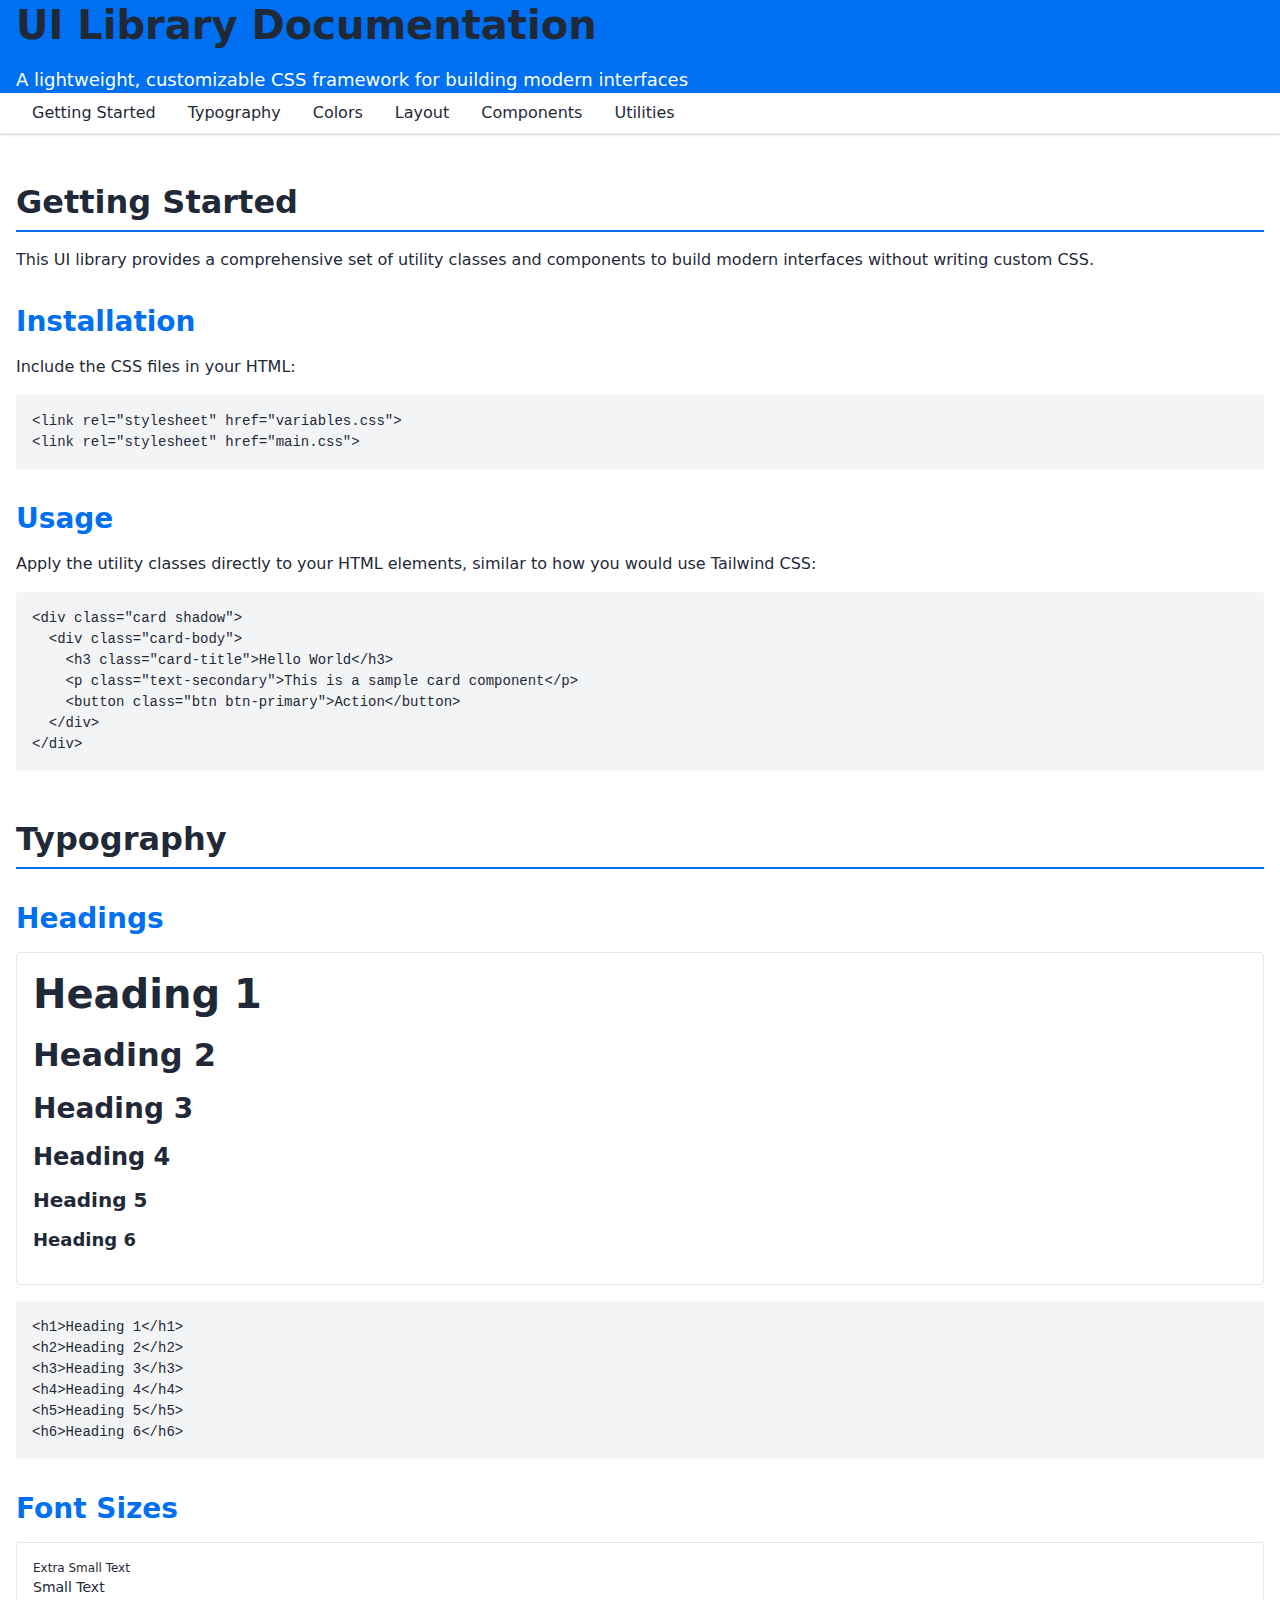
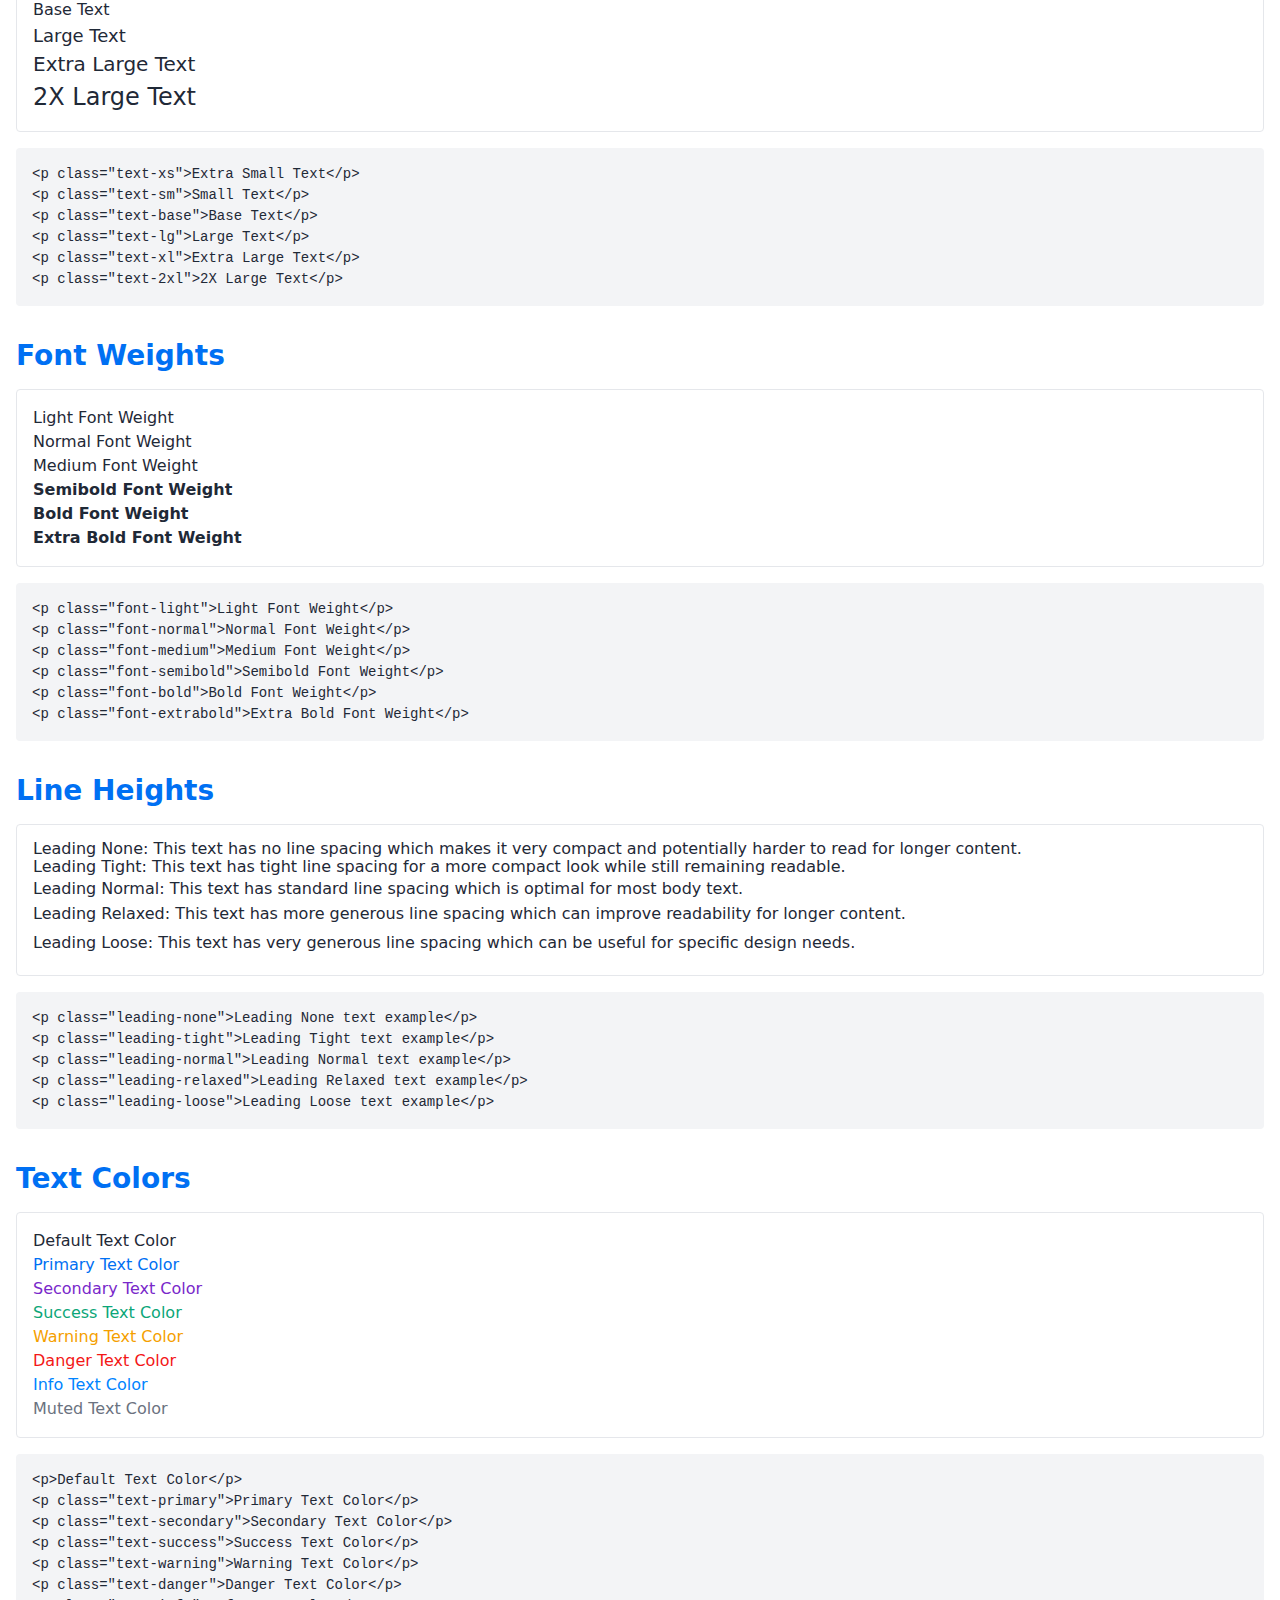
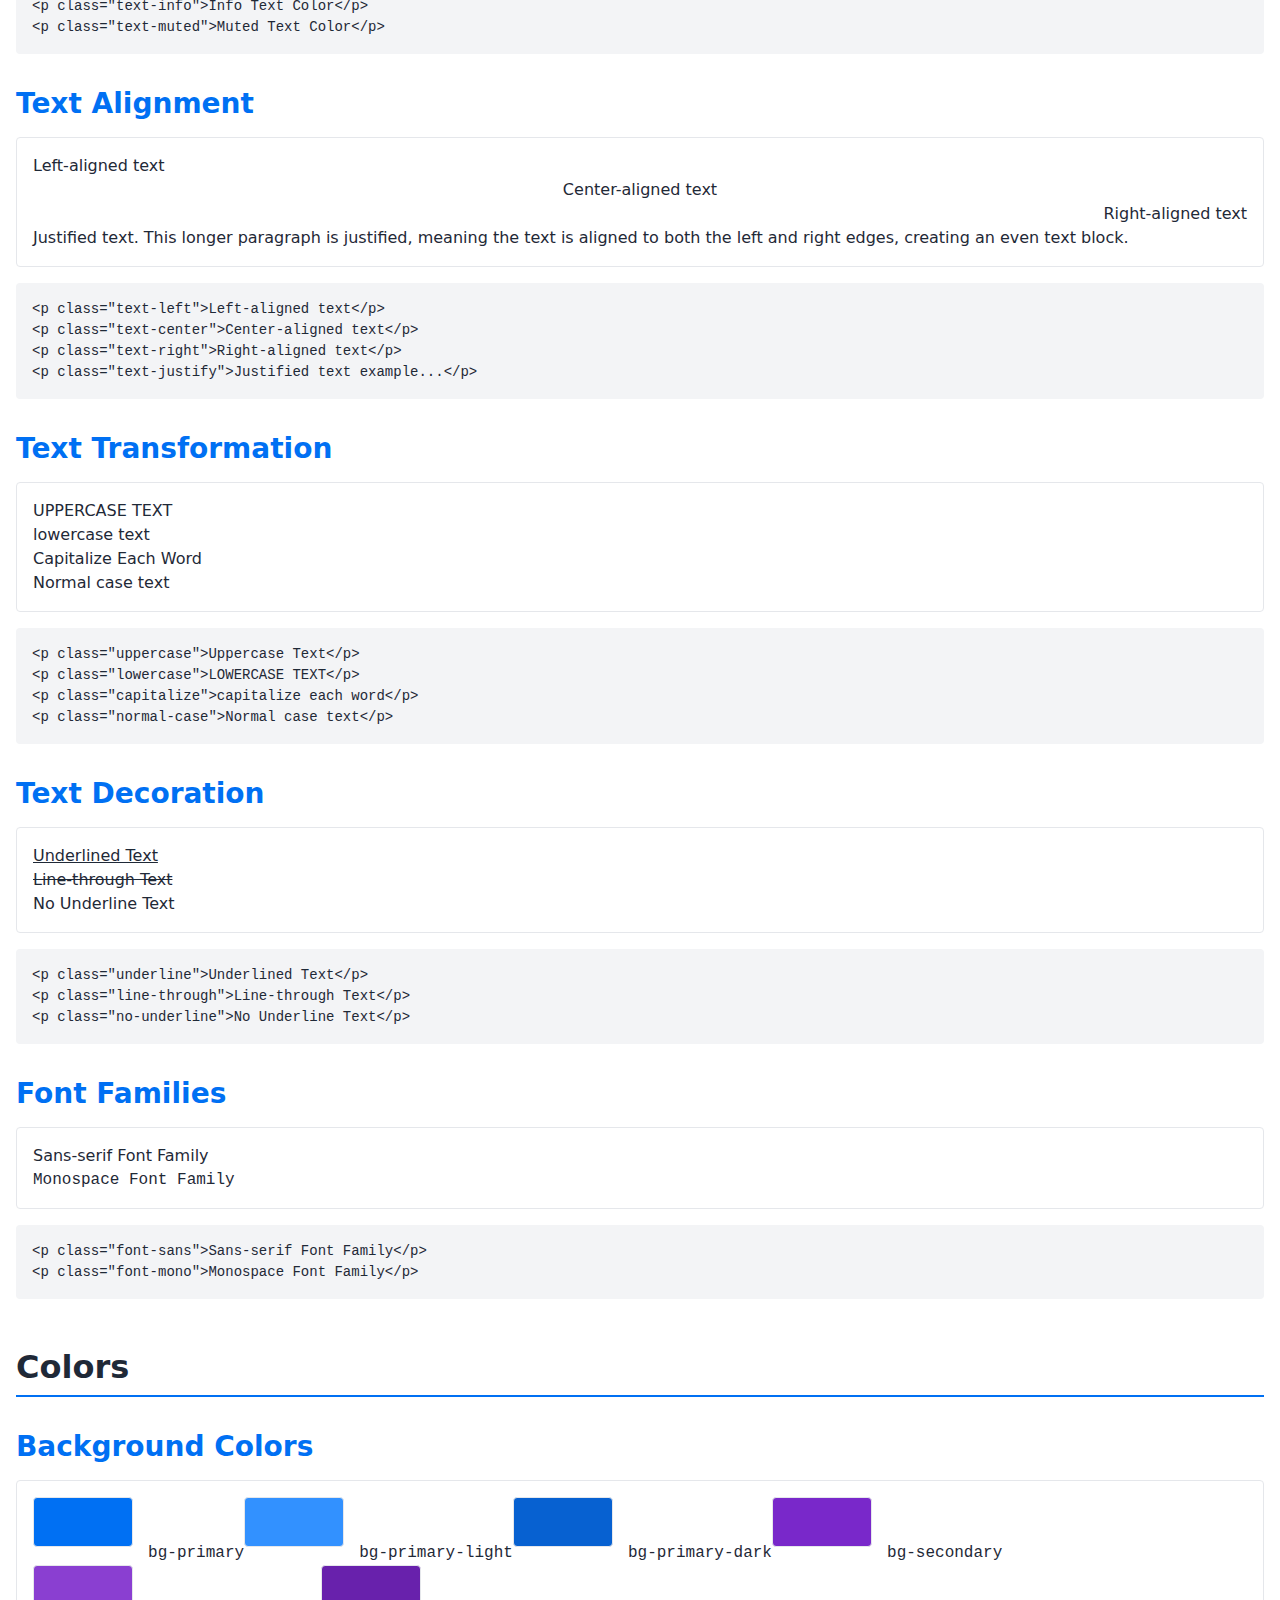
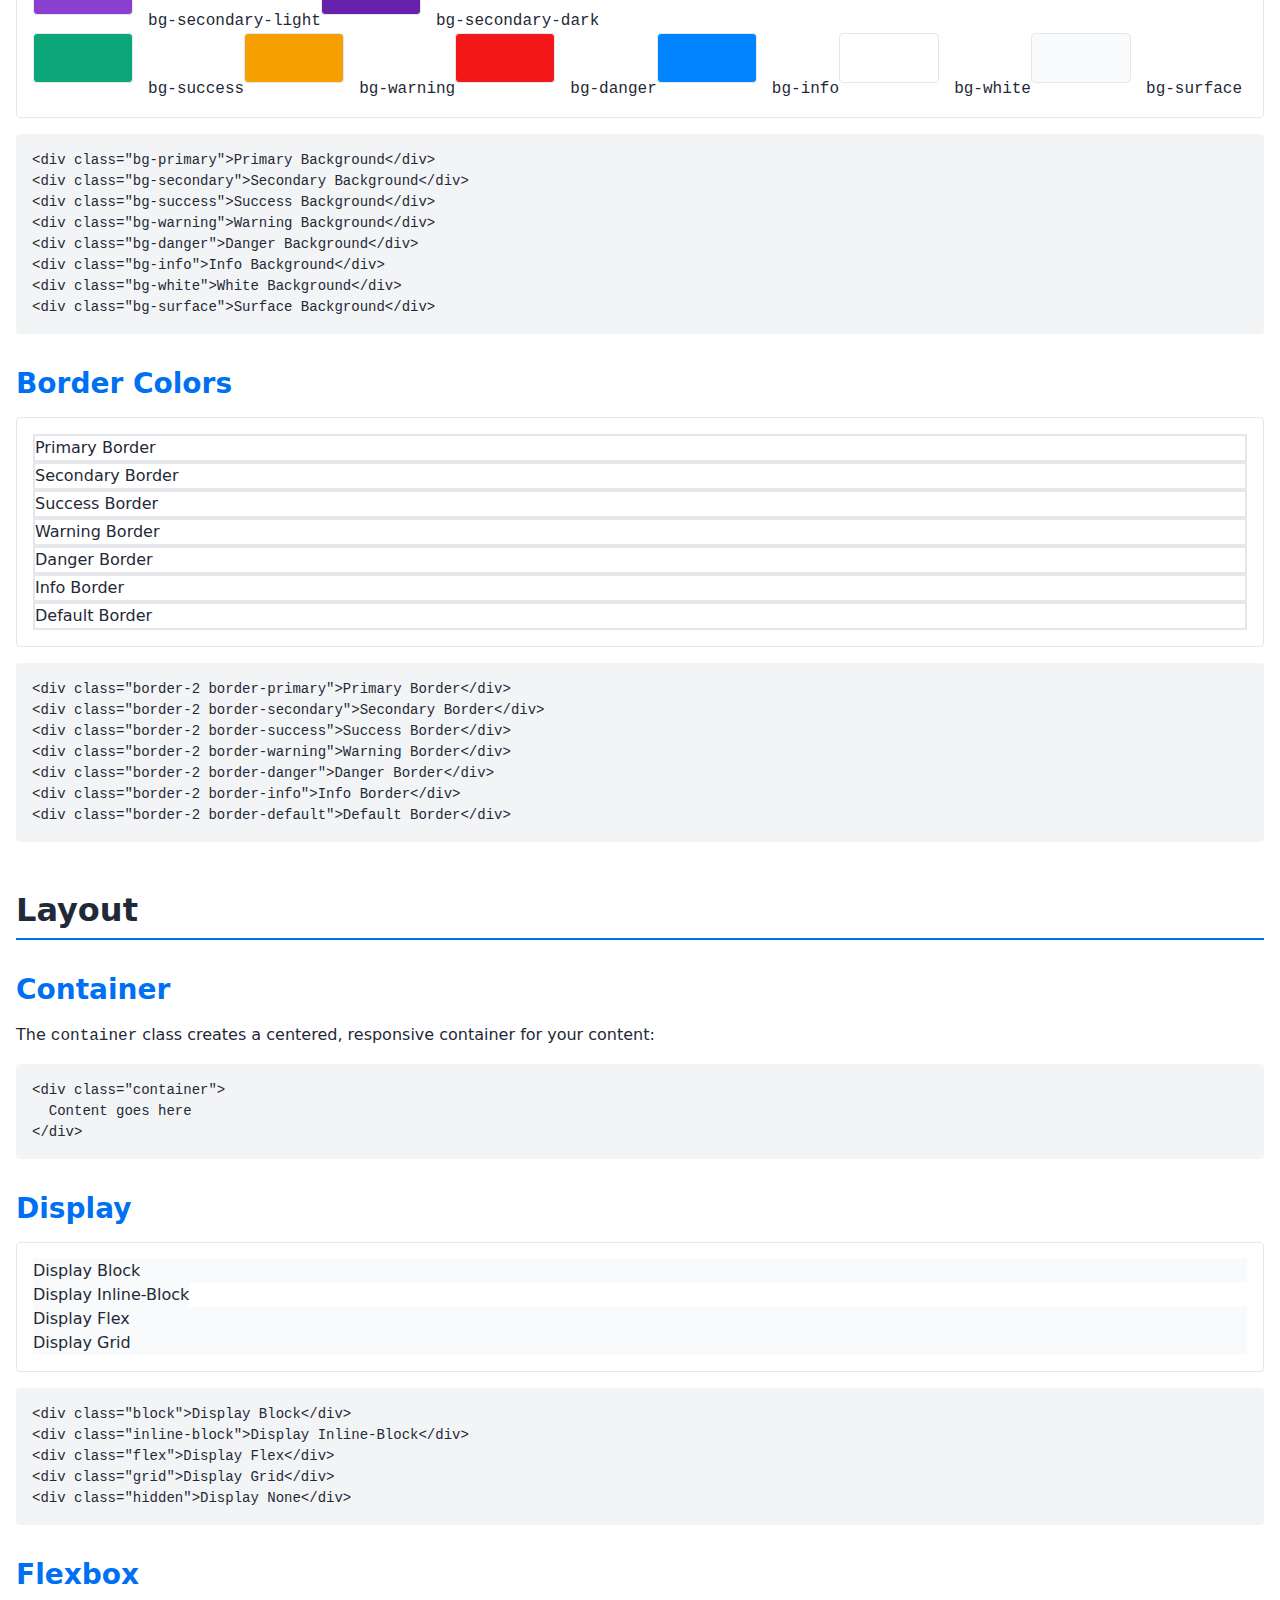
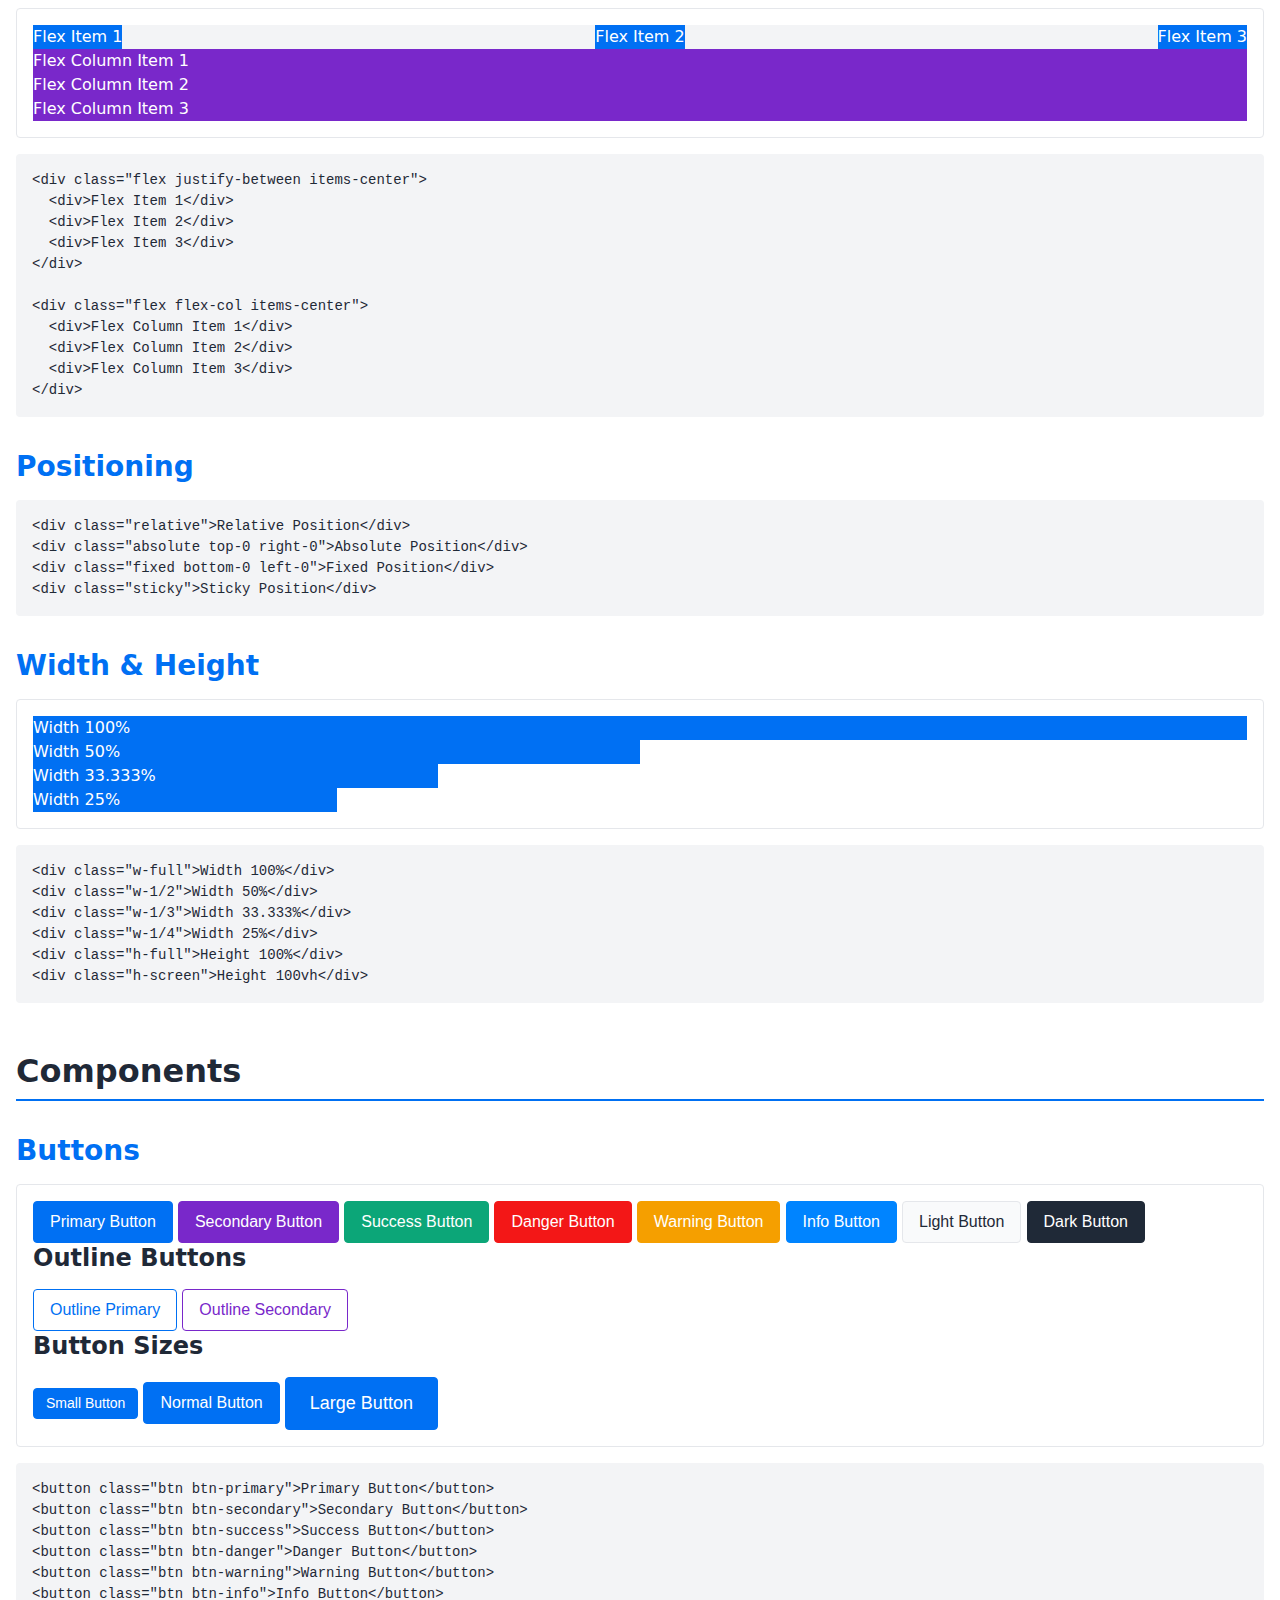
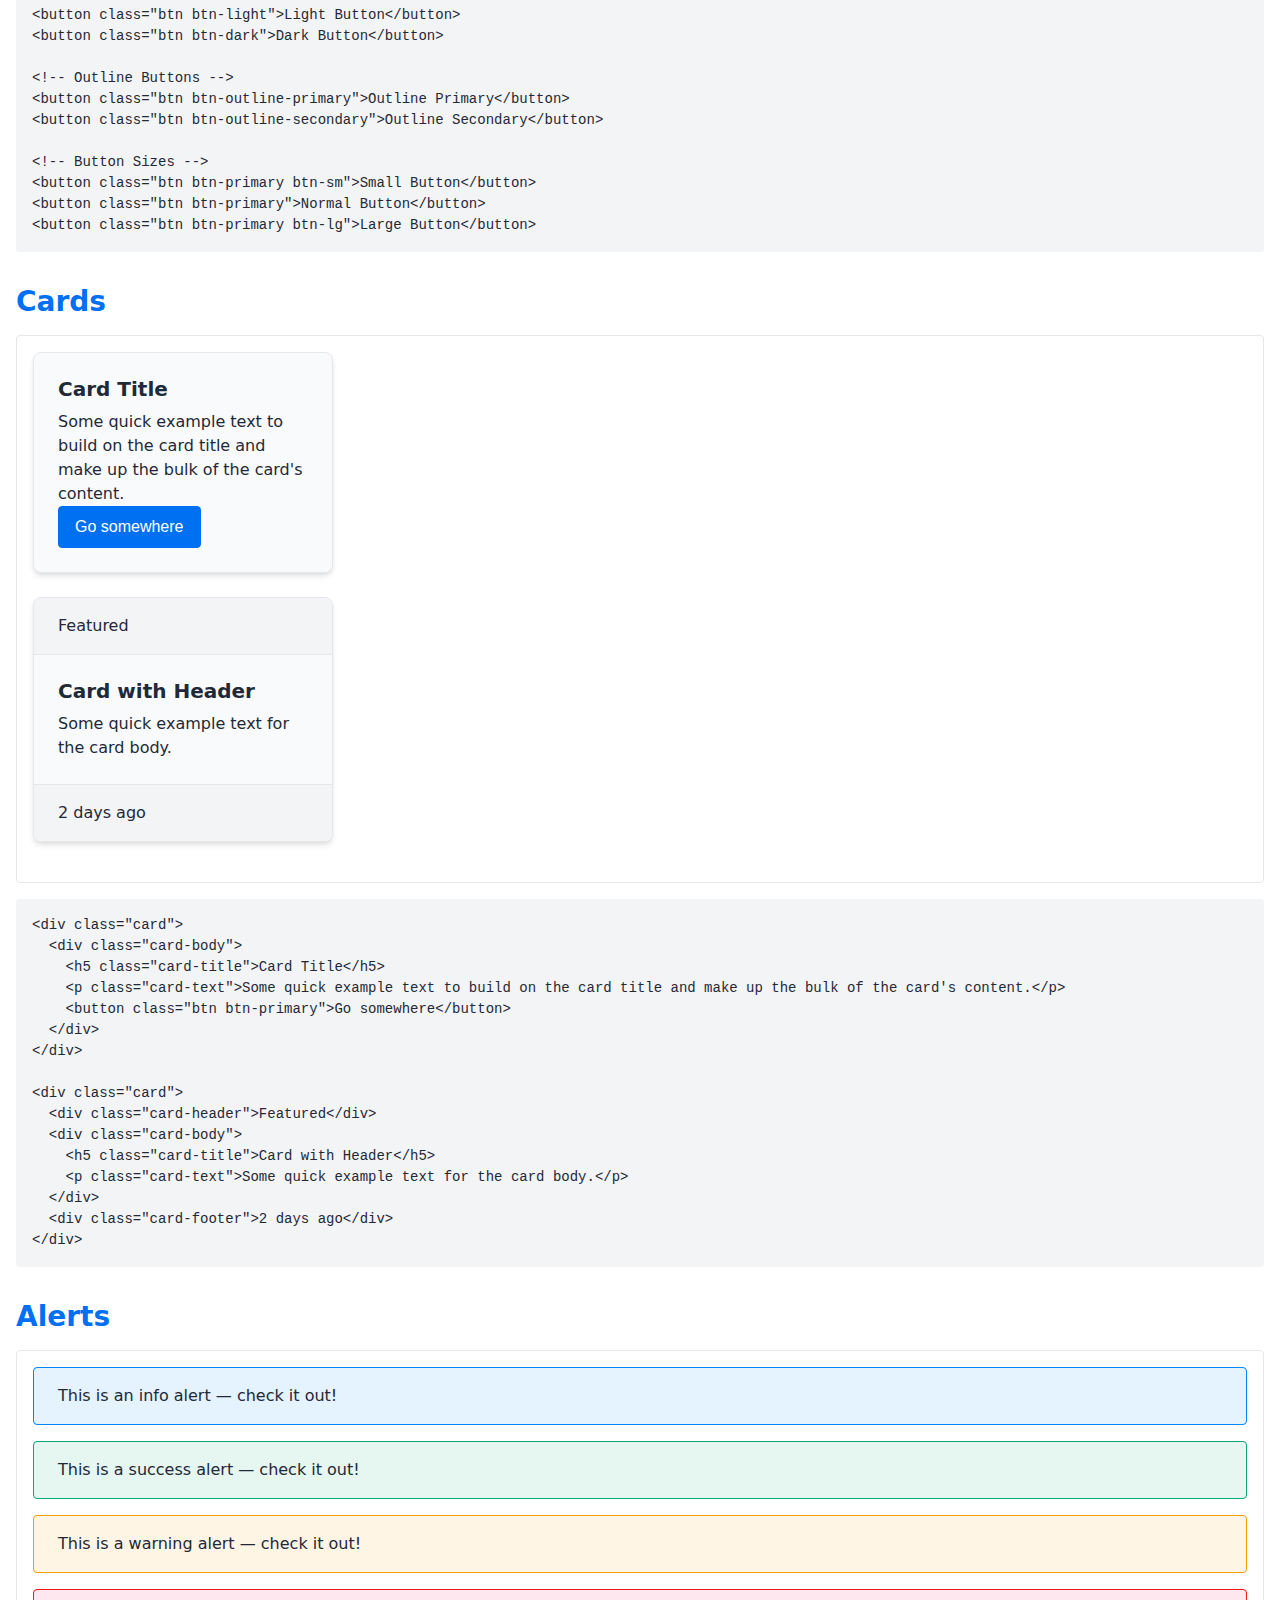
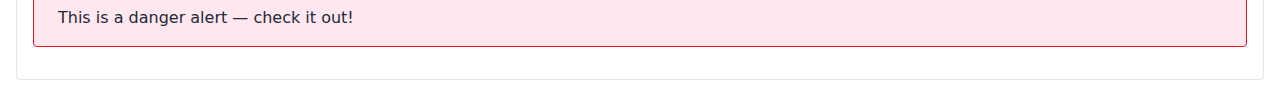
<file: src/documentation.html>
<!DOCTYPE html>
<html lang="en">
<head>
  <meta charset="UTF-8">
  <meta name="viewport" content="width=device-width, initial-scale=1.0">
  <title>UI Library Documentation</title>
  <link rel="stylesheet" href="variables.css">
  <link rel="stylesheet" href="main.css">
  <style>
    .demo-box {
      padding: 1rem;
      margin-bottom: 1rem;
      border: 1px solid var(--clr-bdr);
      border-radius: var(--br-md);
    }
    
    .color-swatch {
      width: 100px;
      height: 50px;
      display: inline-block;
      margin-right: 10px;
      margin-bottom: 10px;
      border-radius: var(--br-md);
      border: 1px solid var(--clr-bdr);
    }
    
    .code-block {
      background-color: var(--clr-surf-s);
      padding: 1rem;
      border-radius: var(--br-md);
      font-family: var(--ff-mono);
      font-size: var(--fs-sm);
      margin: 1rem 0;
      overflow-x: auto;
    }
    
    .nav-demo {
      margin-bottom: 2rem;
    }
    
    .section-heading {
      margin-top: 3rem;
      padding-bottom: 0.5rem;
      border-bottom: 2px solid var(--clr-p);
    }
    
    .component-heading {
      margin-top: 2rem;
      color: var(--clr-p);
    }
  </style>
</head>
<body>
  <header class="bg-primary text-inverse p-6">
    <div class="container">
      <h1>UI Library Documentation</h1>
      <p class="text-lg">A lightweight, customizable CSS framework for building modern interfaces</p>
    </div>
  </header>

  <nav class="bg-surface-raised border-b shadow-sm">
    <div class="container">
      <ul class="nav flex items-center">
        <li><a href="#getting-started" class="nav-link">Getting Started</a></li>
        <li><a href="#typography" class="nav-link">Typography</a></li>
        <li><a href="#colors" class="nav-link">Colors</a></li>
        <li><a href="#layout" class="nav-link">Layout</a></li>
        <li><a href="#components" class="nav-link">Components</a></li>
        <li><a href="#utilities" class="nav-link">Utilities</a></li>
      </ul>
    </div>
  </nav>

  <main class="container py-8">
    <section id="getting-started">
      <h2 class="section-heading">Getting Started</h2>
      <p class="mb-4">This UI library provides a comprehensive set of utility classes and components to build modern interfaces without writing custom CSS.</p>
      
      <h3 class="component-heading">Installation</h3>
      <p class="mb-4">Include the CSS files in your HTML:</p>
      <div class="code-block">
        &lt;link rel="stylesheet" href="variables.css"&gt;<br>
        &lt;link rel="stylesheet" href="main.css"&gt;
      </div>
      
      <h3 class="component-heading">Usage</h3>
      <p>Apply the utility classes directly to your HTML elements, similar to how you would use Tailwind CSS:</p>
      <div class="code-block">
        &lt;div class="card shadow"&gt;<br>
        &nbsp;&nbsp;&lt;div class="card-body"&gt;<br>
        &nbsp;&nbsp;&nbsp;&nbsp;&lt;h3 class="card-title"&gt;Hello World&lt;/h3&gt;<br>
        &nbsp;&nbsp;&nbsp;&nbsp;&lt;p class="text-secondary"&gt;This is a sample card component&lt;/p&gt;<br>
        &nbsp;&nbsp;&nbsp;&nbsp;&lt;button class="btn btn-primary"&gt;Action&lt;/button&gt;<br>
        &nbsp;&nbsp;&lt;/div&gt;<br>
        &lt;/div&gt;
      </div>
    </section>

    <section id="typography">
      <h2 class="section-heading">Typography</h2>
      
      <h3 class="component-heading">Headings</h3>
      <div class="demo-box">
        <h1>Heading 1</h1>
        <h2>Heading 2</h2>
        <h3>Heading 3</h3>
        <h4>Heading 4</h4>
        <h5>Heading 5</h5>
        <h6>Heading 6</h6>
      </div>
      <div class="code-block">
        &lt;h1&gt;Heading 1&lt;/h1&gt;<br>
        &lt;h2&gt;Heading 2&lt;/h2&gt;<br>
        &lt;h3&gt;Heading 3&lt;/h3&gt;<br>
        &lt;h4&gt;Heading 4&lt;/h4&gt;<br>
        &lt;h5&gt;Heading 5&lt;/h5&gt;<br>
        &lt;h6&gt;Heading 6&lt;/h6&gt;
      </div>
      
      <h3 class="component-heading">Font Sizes</h3>
      <div class="demo-box">
        <p class="text-xs">Extra Small Text</p>
        <p class="text-sm">Small Text</p>
        <p class="text-base">Base Text</p>
        <p class="text-lg">Large Text</p>
        <p class="text-xl">Extra Large Text</p>
        <p class="text-2xl">2X Large Text</p>
      </div>
      <div class="code-block">
        &lt;p class="text-xs"&gt;Extra Small Text&lt;/p&gt;<br>
        &lt;p class="text-sm"&gt;Small Text&lt;/p&gt;<br>
        &lt;p class="text-base"&gt;Base Text&lt;/p&gt;<br>
        &lt;p class="text-lg"&gt;Large Text&lt;/p&gt;<br>
        &lt;p class="text-xl"&gt;Extra Large Text&lt;/p&gt;<br>
        &lt;p class="text-2xl"&gt;2X Large Text&lt;/p&gt;
      </div>
      
      <h3 class="component-heading">Font Weights</h3>
      <div class="demo-box">
        <p class="font-light">Light Font Weight</p>
        <p class="font-normal">Normal Font Weight</p>
        <p class="font-medium">Medium Font Weight</p>
        <p class="font-semibold">Semibold Font Weight</p>
        <p class="font-bold">Bold Font Weight</p>
        <p class="font-extrabold">Extra Bold Font Weight</p>
      </div>
      
      <div class="code-block">
        &lt;p class="font-light"&gt;Light Font Weight&lt;/p&gt;<br>
        &lt;p class="font-normal"&gt;Normal Font Weight&lt;/p&gt;<br>
        &lt;p class="font-medium"&gt;Medium Font Weight&lt;/p&gt;<br>
        &lt;p class="font-semibold"&gt;Semibold Font Weight&lt;/p&gt;<br>
        &lt;p class="font-bold"&gt;Bold Font Weight&lt;/p&gt;<br>
        &lt;p class="font-extrabold"&gt;Extra Bold Font Weight&lt;/p&gt;
      </div>
      
      <h3 class="component-heading">Line Heights</h3>
      <div class="demo-box">
        <p class="leading-none">Leading None: This text has no line spacing which makes it very compact and potentially harder to read for longer content.</p>
        <p class="leading-tight">Leading Tight: This text has tight line spacing for a more compact look while still remaining readable.</p>
        <p class="leading-normal">Leading Normal: This text has standard line spacing which is optimal for most body text.</p>
        <p class="leading-relaxed">Leading Relaxed: This text has more generous line spacing which can improve readability for longer content.</p>
        <p class="leading-loose">Leading Loose: This text has very generous line spacing which can be useful for specific design needs.</p>
      </div>
      <div class="code-block">
        &lt;p class="leading-none"&gt;Leading None text example&lt;/p&gt;<br>
        &lt;p class="leading-tight"&gt;Leading Tight text example&lt;/p&gt;<br>
        &lt;p class="leading-normal"&gt;Leading Normal text example&lt;/p&gt;<br>
        &lt;p class="leading-relaxed"&gt;Leading Relaxed text example&lt;/p&gt;<br>
        &lt;p class="leading-loose"&gt;Leading Loose text example&lt;/p&gt;
      </div>
      
      <h3 class="component-heading">Text Colors</h3>
      <div class="demo-box">
        <p>Default Text Color</p>
        <p class="text-primary">Primary Text Color</p>
        <p class="text-secondary">Secondary Text Color</p>
        <p class="text-success">Success Text Color</p>
        <p class="text-warning">Warning Text Color</p>
        <p class="text-danger">Danger Text Color</p>
        <p class="text-info">Info Text Color</p>
        <p class="text-muted">Muted Text Color</p>
      </div>
      <div class="code-block">
        &lt;p&gt;Default Text Color&lt;/p&gt;<br>
        &lt;p class="text-primary"&gt;Primary Text Color&lt;/p&gt;<br>
        &lt;p class="text-secondary"&gt;Secondary Text Color&lt;/p&gt;<br>
        &lt;p class="text-success"&gt;Success Text Color&lt;/p&gt;<br>
        &lt;p class="text-warning"&gt;Warning Text Color&lt;/p&gt;<br>
        &lt;p class="text-danger"&gt;Danger Text Color&lt;/p&gt;<br>
        &lt;p class="text-info"&gt;Info Text Color&lt;/p&gt;<br>
        &lt;p class="text-muted"&gt;Muted Text Color&lt;/p&gt;
      </div>
      
      <h3 class="component-heading">Text Alignment</h3>
      <div class="demo-box">
        <p class="text-left">Left-aligned text</p>
        <p class="text-center">Center-aligned text</p>
        <p class="text-right">Right-aligned text</p>
        <p class="text-justify">Justified text. This longer paragraph is justified, meaning the text is aligned to both the left and right edges, creating an even text block.</p>
      </div>
      <div class="code-block">
        &lt;p class="text-left"&gt;Left-aligned text&lt;/p&gt;<br>
        &lt;p class="text-center"&gt;Center-aligned text&lt;/p&gt;<br>
        &lt;p class="text-right"&gt;Right-aligned text&lt;/p&gt;<br>
        &lt;p class="text-justify"&gt;Justified text example...&lt;/p&gt;
      </div>
      
      <h3 class="component-heading">Text Transformation</h3>
      <div class="demo-box">
        <p class="uppercase">Uppercase Text</p>
        <p class="lowercase">LOWERCASE TEXT</p>
        <p class="capitalize">capitalize each word</p>
        <p class="normal-case">Normal case text</p>
      </div>
      <div class="code-block">
        &lt;p class="uppercase"&gt;Uppercase Text&lt;/p&gt;<br>
        &lt;p class="lowercase"&gt;LOWERCASE TEXT&lt;/p&gt;<br>
        &lt;p class="capitalize"&gt;capitalize each word&lt;/p&gt;<br>
        &lt;p class="normal-case"&gt;Normal case text&lt;/p&gt;
      </div>
      
      <h3 class="component-heading">Text Decoration</h3>
      <div class="demo-box">
        <p class="underline">Underlined Text</p>
        <p class="line-through">Line-through Text</p>
        <p class="no-underline">No Underline Text</p>
      </div>
      <div class="code-block">
        &lt;p class="underline"&gt;Underlined Text&lt;/p&gt;<br>
        &lt;p class="line-through"&gt;Line-through Text&lt;/p&gt;<br>
        &lt;p class="no-underline"&gt;No Underline Text&lt;/p&gt;
      </div>
      
      <h3 class="component-heading">Font Families</h3>
      <div class="demo-box">
        <p class="font-sans">Sans-serif Font Family</p>
        <p class="font-mono">Monospace Font Family</p>
      </div>
      <div class="code-block">
        &lt;p class="font-sans"&gt;Sans-serif Font Family&lt;/p&gt;<br>
        &lt;p class="font-mono"&gt;Monospace Font Family&lt;/p&gt;
      </div>
    </section>

    <section id="colors">
      <h2 class="section-heading">Colors</h2>
      
      <h3 class="component-heading">Background Colors</h3>
      <div class="demo-box">
        <div class="flex flex-wrap">
          <div>
            <div class="color-swatch bg-primary"></div>
            <code>bg-primary</code>
          </div>
          <div>
            <div class="color-swatch bg-primary-light"></div>
            <code>bg-primary-light</code>
          </div>
          <div>
            <div class="color-swatch bg-primary-dark"></div>
            <code>bg-primary-dark</code>
          </div>
          <div>
            <div class="color-swatch bg-secondary"></div>
            <code>bg-secondary</code>
          </div>
          <div>
            <div class="color-swatch bg-secondary-light"></div>
            <code>bg-secondary-light</code>
          </div>
          <div>
            <div class="color-swatch bg-secondary-dark"></div>
            <code>bg-secondary-dark</code>
          </div>
        </div>
        
        <div class="flex flex-wrap mt-4">
          <div>
            <div class="color-swatch bg-success"></div>
            <code>bg-success</code>
          </div>
          <div>
            <div class="color-swatch bg-warning"></div>
            <code>bg-warning</code>
          </div>
          <div>
            <div class="color-swatch bg-danger"></div>
            <code>bg-danger</code>
          </div>
          <div>
            <div class="color-swatch bg-info"></div>
            <code>bg-info</code>
          </div>
          <div>
            <div class="color-swatch bg-white"></div>
            <code>bg-white</code>
          </div>
          <div>
            <div class="color-swatch bg-surface"></div>
            <code>bg-surface</code>
          </div>
        </div>
      </div>
      <div class="code-block">
        &lt;div class="bg-primary"&gt;Primary Background&lt;/div&gt;<br>
        &lt;div class="bg-secondary"&gt;Secondary Background&lt;/div&gt;<br>
        &lt;div class="bg-success"&gt;Success Background&lt;/div&gt;<br>
        &lt;div class="bg-warning"&gt;Warning Background&lt;/div&gt;<br>
        &lt;div class="bg-danger"&gt;Danger Background&lt;/div&gt;<br>
        &lt;div class="bg-info"&gt;Info Background&lt;/div&gt;<br>
        &lt;div class="bg-white"&gt;White Background&lt;/div&gt;<br>
        &lt;div class="bg-surface"&gt;Surface Background&lt;/div&gt;
      </div>
      
      <h3 class="component-heading">Border Colors</h3>
      <div class="demo-box">
        <div class="border-2 border-primary p-2 mb-2">Primary Border</div>
        <div class="border-2 border-secondary p-2 mb-2">Secondary Border</div>
        <div class="border-2 border-success p-2 mb-2">Success Border</div>
        <div class="border-2 border-warning p-2 mb-2">Warning Border</div>
        <div class="border-2 border-danger p-2 mb-2">Danger Border</div>
        <div class="border-2 border-info p-2 mb-2">Info Border</div>
        <div class="border-2 border-default p-2">Default Border</div>
      </div>
      <div class="code-block">
        &lt;div class="border-2 border-primary"&gt;Primary Border&lt;/div&gt;<br>
        &lt;div class="border-2 border-secondary"&gt;Secondary Border&lt;/div&gt;<br>
        &lt;div class="border-2 border-success"&gt;Success Border&lt;/div&gt;<br>
        &lt;div class="border-2 border-warning"&gt;Warning Border&lt;/div&gt;<br>
        &lt;div class="border-2 border-danger"&gt;Danger Border&lt;/div&gt;<br>
        &lt;div class="border-2 border-info"&gt;Info Border&lt;/div&gt;<br>
        &lt;div class="border-2 border-default"&gt;Default Border&lt;/div&gt;
      </div>
    </section>

    <section id="layout">
      <h2 class="section-heading">Layout</h2>
      
      <h3 class="component-heading">Container</h3>
      <p>The <code>container</code> class creates a centered, responsive container for your content:</p>
      <div class="code-block">
        &lt;div class="container"&gt;<br>
        &nbsp;&nbsp;Content goes here<br>
        &lt;/div&gt;
      </div>
      
      <h3 class="component-heading">Display</h3>
      <div class="demo-box">
        <div class="bg-surface p-2 mb-2 block">Display Block</div>
        <div class="bg-surface p-2 mb-2 inline-block">Display Inline-Block</div>
        <div class="bg-surface p-2 mb-2 flex">Display Flex</div>
        <div class="bg-surface p-2 mb-2 grid">Display Grid</div>
      </div>
      <div class="code-block">
        &lt;div class="block"&gt;Display Block&lt;/div&gt;<br>
        &lt;div class="inline-block"&gt;Display Inline-Block&lt;/div&gt;<br>
        &lt;div class="flex"&gt;Display Flex&lt;/div&gt;<br>
        &lt;div class="grid"&gt;Display Grid&lt;/div&gt;<br>
        &lt;div class="hidden"&gt;Display None&lt;/div&gt;
      </div>
      
      <h3 class="component-heading">Flexbox</h3>
      <div class="demo-box">
        <div class="flex justify-between items-center bg-surface-sunken p-4 mb-4">
          <div class="bg-primary text-inverse p-2">Flex Item 1</div>
          <div class="bg-primary text-inverse p-2">Flex Item 2</div>
          <div class="bg-primary text-inverse p-2">Flex Item 3</div>
        </div>
        
        <div class="flex flex-col items-center bg-surface-sunken p-4">
          <div class="bg-secondary text-inverse p-2 mb-2 w-full">Flex Column Item 1</div>
          <div class="bg-secondary text-inverse p-2 mb-2 w-full">Flex Column Item 2</div>
          <div class="bg-secondary text-inverse p-2 w-full">Flex Column Item 3</div>
        </div>
      </div>
      <div class="code-block">
        &lt;div class="flex justify-between items-center"&gt;<br>
        &nbsp;&nbsp;&lt;div&gt;Flex Item 1&lt;/div&gt;<br>
        &nbsp;&nbsp;&lt;div&gt;Flex Item 2&lt;/div&gt;<br>
        &nbsp;&nbsp;&lt;div&gt;Flex Item 3&lt;/div&gt;<br>
        &lt;/div&gt;<br><br>
        
        &lt;div class="flex flex-col items-center"&gt;<br>
        &nbsp;&nbsp;&lt;div&gt;Flex Column Item 1&lt;/div&gt;<br>
        &nbsp;&nbsp;&lt;div&gt;Flex Column Item 2&lt;/div&gt;<br>
        &nbsp;&nbsp;&lt;div&gt;Flex Column Item 3&lt;/div&gt;<br>
        &lt;/div&gt;
      </div>
      
      <h3 class="component-heading">Positioning</h3>
      <div class="code-block">
        &lt;div class="relative"&gt;Relative Position&lt;/div&gt;<br>
        &lt;div class="absolute top-0 right-0"&gt;Absolute Position&lt;/div&gt;<br>
        &lt;div class="fixed bottom-0 left-0"&gt;Fixed Position&lt;/div&gt;<br>
        &lt;div class="sticky"&gt;Sticky Position&lt;/div&gt;
      </div>
      
      <h3 class="component-heading">Width & Height</h3>
      <div class="demo-box">
        <div class="bg-primary text-inverse p-2 mb-2 w-full">Width 100%</div>
        <div class="bg-primary text-inverse p-2 mb-2 w-1/2">Width 50%</div>
        <div class="bg-primary text-inverse p-2 mb-2 w-1/3">Width 33.333%</div>
        <div class="bg-primary text-inverse p-2 w-1/4">Width 25%</div>
      </div>
      <div class="code-block">
        &lt;div class="w-full"&gt;Width 100%&lt;/div&gt;<br>
        &lt;div class="w-1/2"&gt;Width 50%&lt;/div&gt;<br>
        &lt;div class="w-1/3"&gt;Width 33.333%&lt;/div&gt;<br>
        &lt;div class="w-1/4"&gt;Width 25%&lt;/div&gt;<br>
        &lt;div class="h-full"&gt;Height 100%&lt;/div&gt;<br>
        &lt;div class="h-screen"&gt;Height 100vh&lt;/div&gt;
      </div>
    </section>

    <section id="components">
      <h2 class="section-heading">Components</h2>
      
      <h3 class="component-heading">Buttons</h3>
      <div class="demo-box">
        <button class="btn btn-primary mb-2 mr-2">Primary Button</button>
        <button class="btn btn-secondary mb-2 mr-2">Secondary Button</button>
        <button class="btn btn-success mb-2 mr-2">Success Button</button>
        <button class="btn btn-danger mb-2 mr-2">Danger Button</button>
        <button class="btn btn-warning mb-2 mr-2">Warning Button</button>
        <button class="btn btn-info mb-2 mr-2">Info Button</button>
        <button class="btn btn-light mb-2 mr-2">Light Button</button>
        <button class="btn btn-dark mb-2 mr-2">Dark Button</button>
        
        <h4 class="mt-4 mb-2">Outline Buttons</h4>
        <button class="btn btn-outline-primary mb-2 mr-2">Outline Primary</button>
        <button class="btn btn-outline-secondary mb-2 mr-2">Outline Secondary</button>
        
        <h4 class="mt-4 mb-2">Button Sizes</h4>
        <button class="btn btn-primary btn-sm mb-2 mr-2">Small Button</button>
        <button class="btn btn-primary mb-2 mr-2">Normal Button</button>
        <button class="btn btn-primary btn-lg mb-2 mr-2">Large Button</button>
      </div>
      <div class="code-block">
        &lt;button class="btn btn-primary"&gt;Primary Button&lt;/button&gt;<br>
        &lt;button class="btn btn-secondary"&gt;Secondary Button&lt;/button&gt;<br>
        &lt;button class="btn btn-success"&gt;Success Button&lt;/button&gt;<br>
        &lt;button class="btn btn-danger"&gt;Danger Button&lt;/button&gt;<br>
        &lt;button class="btn btn-warning"&gt;Warning Button&lt;/button&gt;<br>
        &lt;button class="btn btn-info"&gt;Info Button&lt;/button&gt;<br>
        &lt;button class="btn btn-light"&gt;Light Button&lt;/button&gt;<br>
        &lt;button class="btn btn-dark"&gt;Dark Button&lt;/button&gt;<br><br>
        
        &lt;!-- Outline Buttons --&gt;<br>
        &lt;button class="btn btn-outline-primary"&gt;Outline Primary&lt;/button&gt;<br>
        &lt;button class="btn btn-outline-secondary"&gt;Outline Secondary&lt;/button&gt;<br><br>
        
        &lt;!-- Button Sizes --&gt;<br>
        &lt;button class="btn btn-primary btn-sm"&gt;Small Button&lt;/button&gt;<br>
        &lt;button class="btn btn-primary"&gt;Normal Button&lt;/button&gt;<br>
        &lt;button class="btn btn-primary btn-lg"&gt;Large Button&lt;/button&gt;
      </div>
      
      <h3 class="component-heading">Cards</h3>
      <div class="demo-box">
        <div class="card" style="max-width: 300px;">
          <div class="card-body">
            <h5 class="card-title">Card Title</h5>
            <p class="card-text">Some quick example text to build on the card title and make up the bulk of the card's content.</p>
            <button class="btn btn-primary">Go somewhere</button>
          </div>
        </div>
        
        <div class="card mt-4" style="max-width: 300px;">
          <div class="card-header">
            Featured
          </div>
          <div class="card-body">
            <h5 class="card-title">Card with Header</h5>
            <p class="card-text">Some quick example text for the card body.</p>
          </div>
          <div class="card-footer">
            2 days ago
          </div>
        </div>
      </div>
      <div class="code-block">
        &lt;div class="card"&gt;<br>
        &nbsp;&nbsp;&lt;div class="card-body"&gt;<br>
        &nbsp;&nbsp;&nbsp;&nbsp;&lt;h5 class="card-title"&gt;Card Title&lt;/h5&gt;<br>
        &nbsp;&nbsp;&nbsp;&nbsp;&lt;p class="card-text"&gt;Some quick example text to build on the card title and make up the bulk of the card's content.&lt;/p&gt;<br>
        &nbsp;&nbsp;&nbsp;&nbsp;&lt;button class="btn btn-primary"&gt;Go somewhere&lt;/button&gt;<br>
        &nbsp;&nbsp;&lt;/div&gt;<br>
        &lt;/div&gt;<br><br>
        
        &lt;div class="card"&gt;<br>
        &nbsp;&nbsp;&lt;div class="card-header"&gt;Featured&lt;/div&gt;<br>
        &nbsp;&nbsp;&lt;div class="card-body"&gt;<br>
        &nbsp;&nbsp;&nbsp;&nbsp;&lt;h5 class="card-title"&gt;Card with Header&lt;/h5&gt;<br>
        &nbsp;&nbsp;&nbsp;&nbsp;&lt;p class="card-text"&gt;Some quick example text for the card body.&lt;/p&gt;<br>
        &nbsp;&nbsp;&lt;/div&gt;<br>
        &nbsp;&nbsp;&lt;div class="card-footer"&gt;2 days ago&lt;/div&gt;<br>
        &lt;/div&gt;
      </div>
      
      <h3 class="component-heading">Alerts</h3>
      <div class="demo-box">
        <div class="alert alert-info mb-2">
          This is an info alert — check it out!
        </div>
        <div class="alert alert-success mb-2">
          This is a success alert — check it out!
        </div>
        <div class="alert alert-warning mb-2">
          This is a warning alert — check it out!
        </div>
        <div class="alert alert-danger">
          This is a danger alert — check it out!
        </div>
      </div>
   </section>
   </main>
   </body>
   </html>
</file>
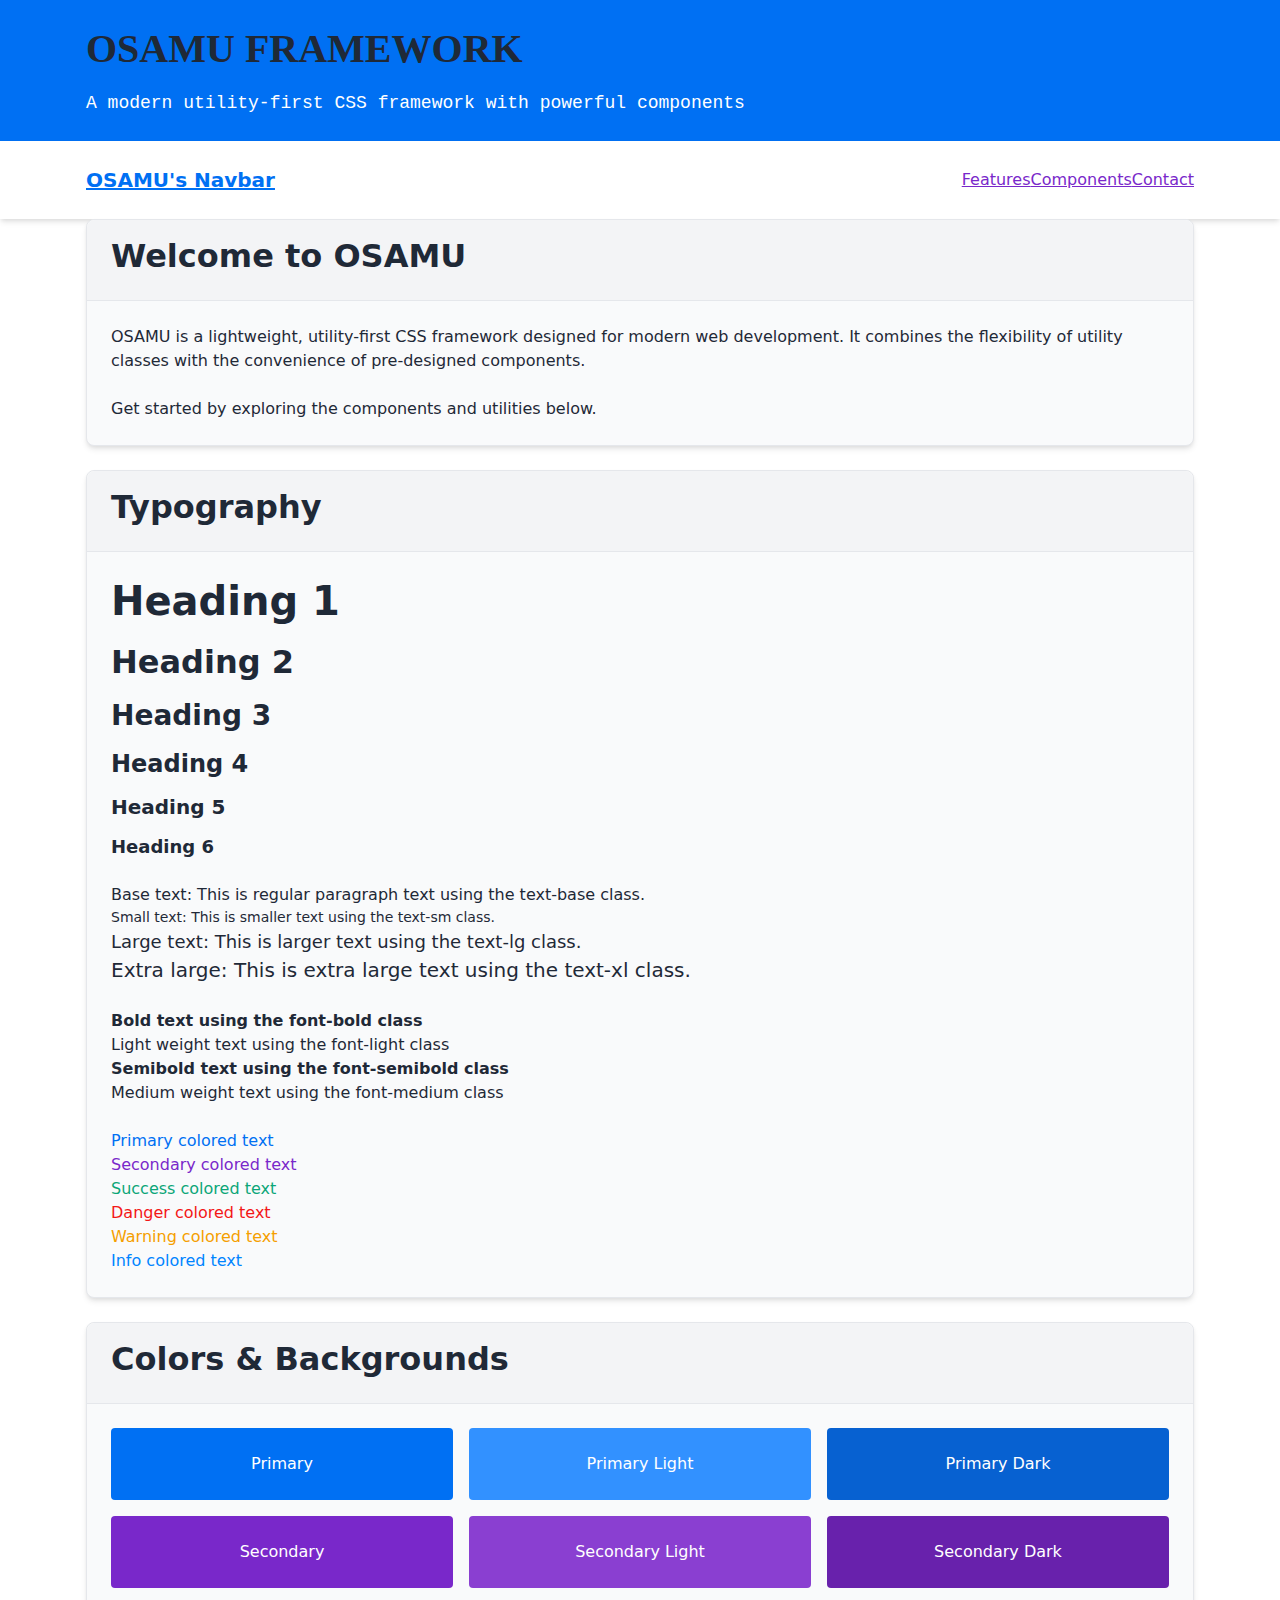
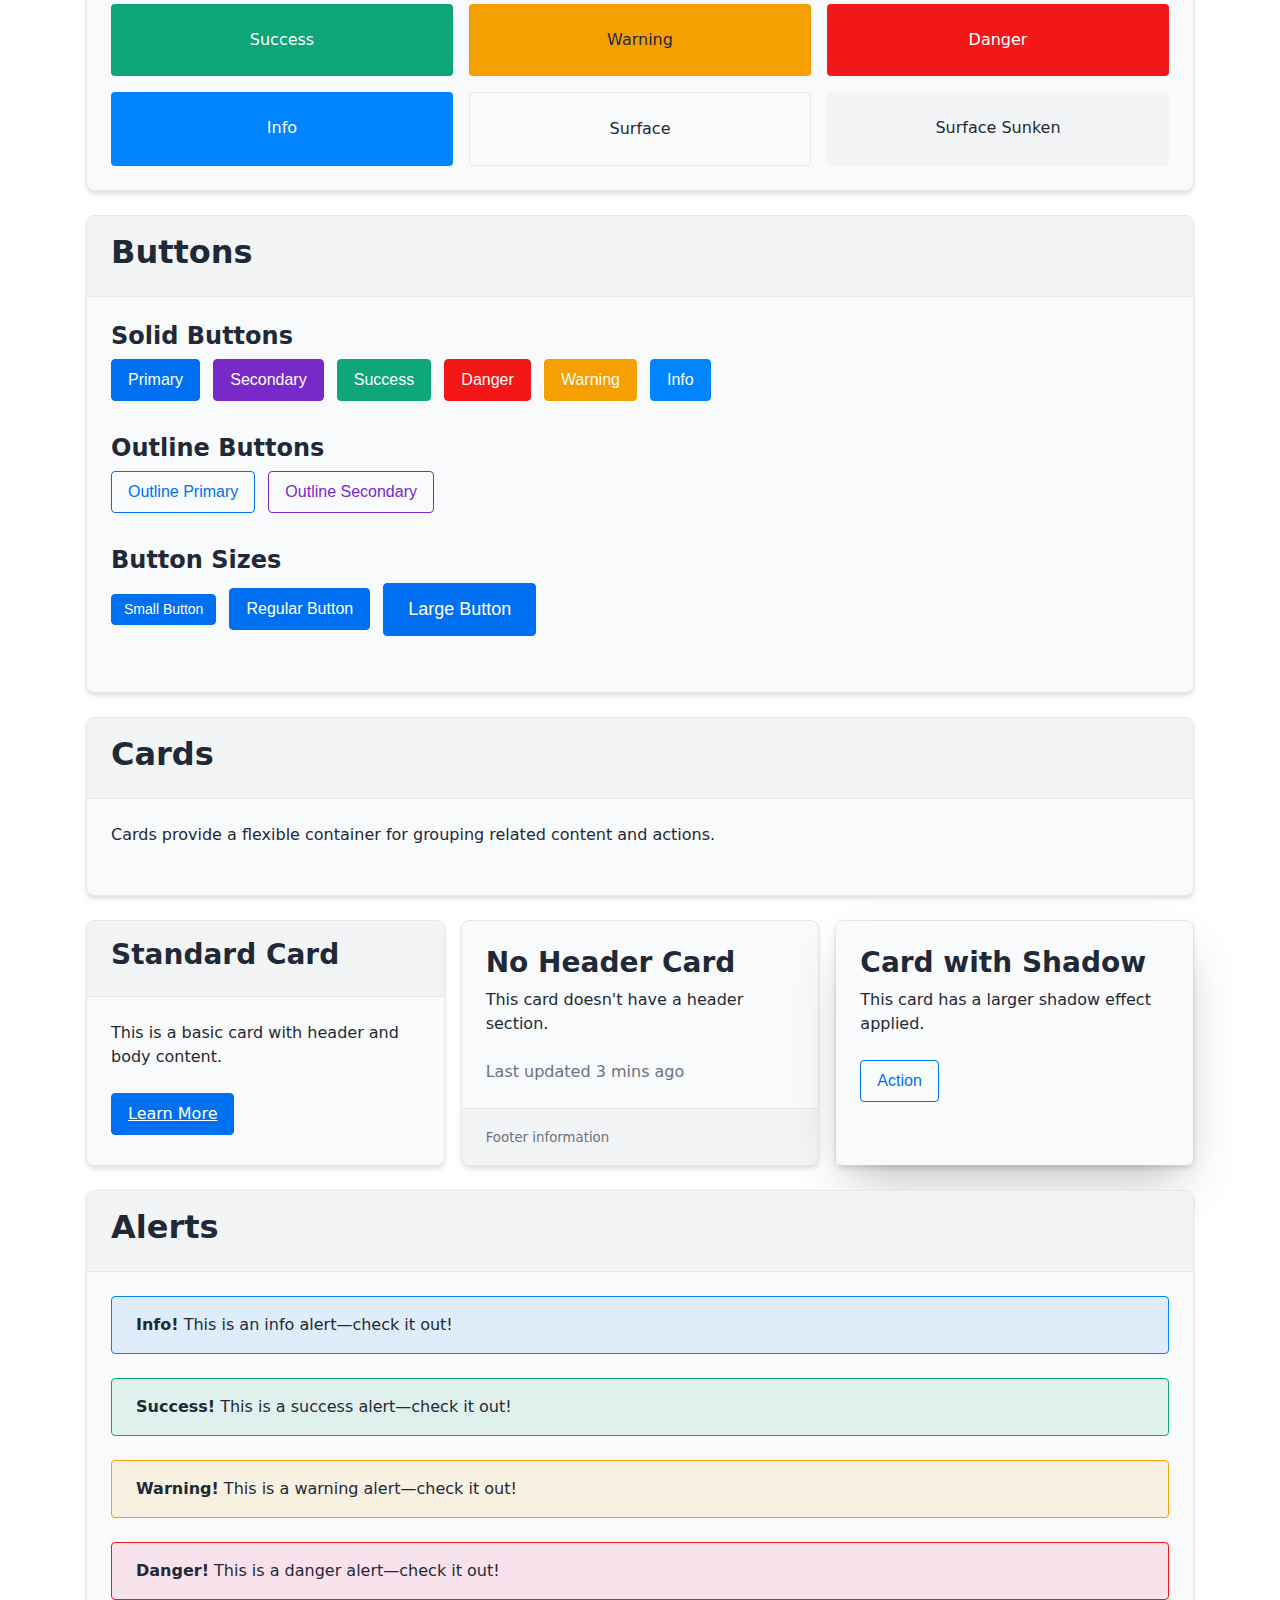
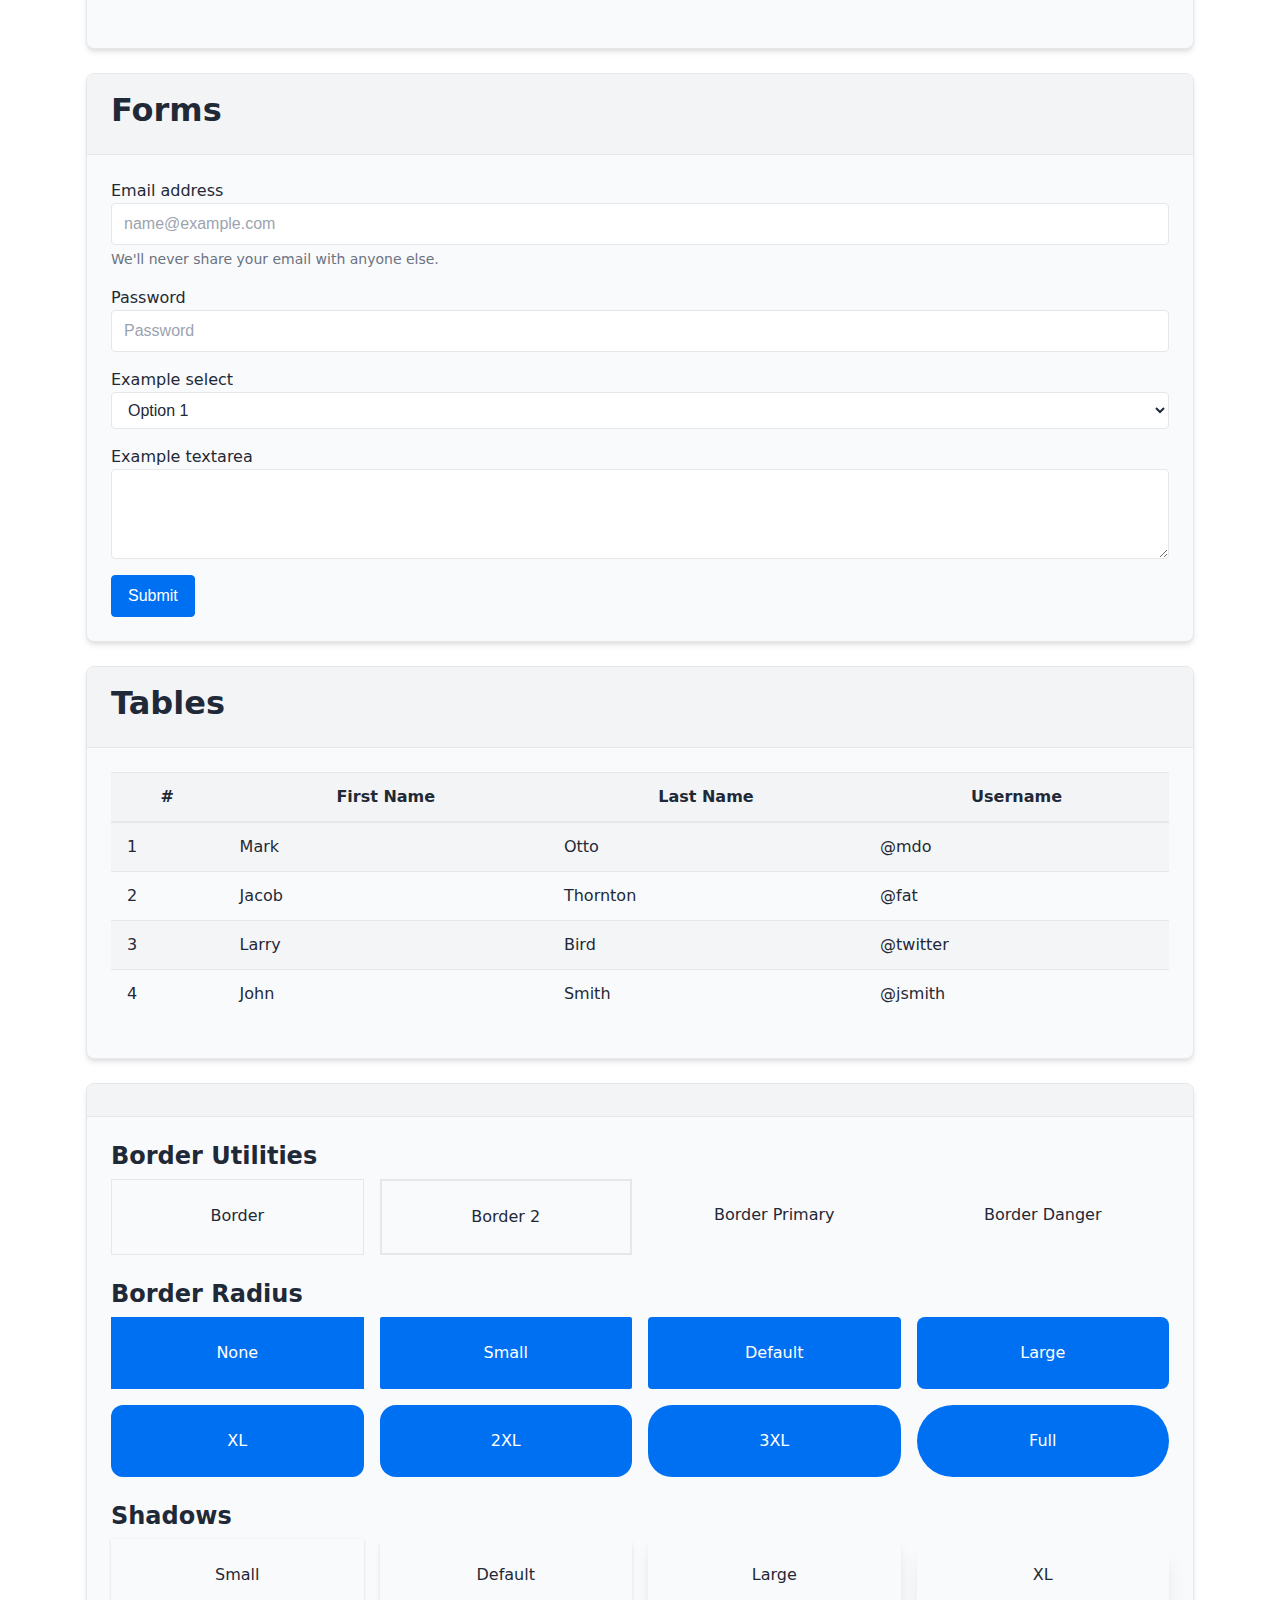
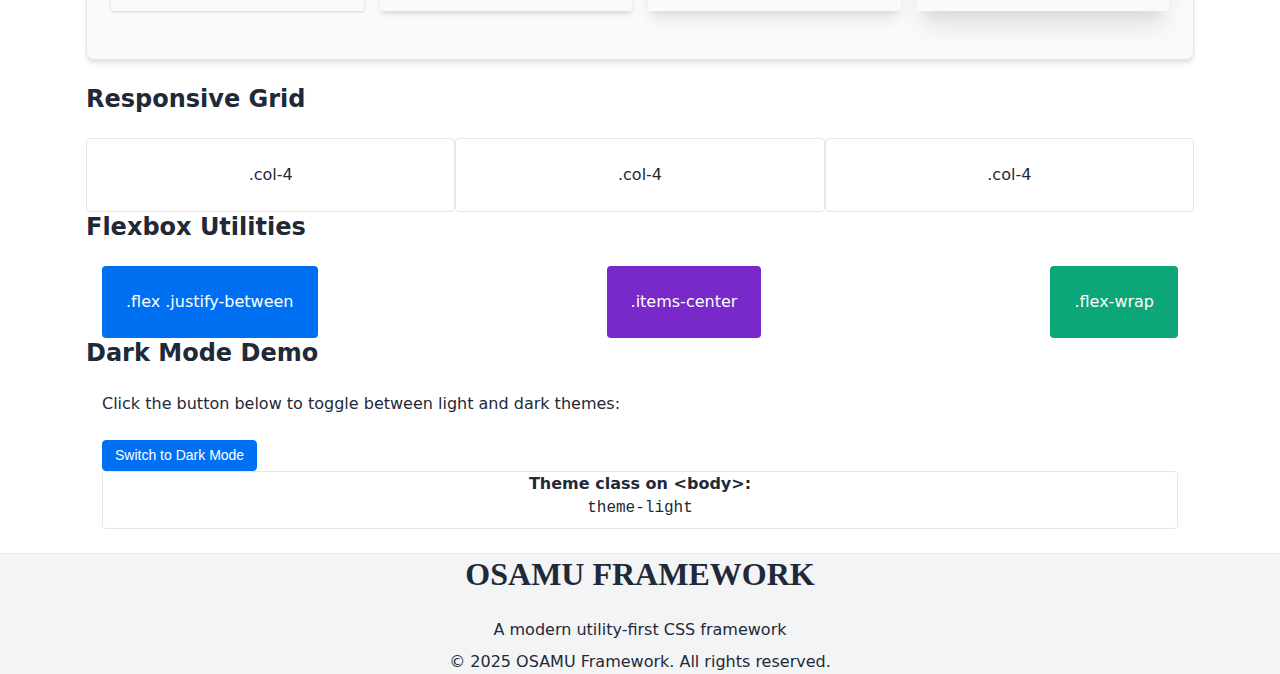
<file: src/test.html>
<!DOCTYPE html>
<html lang="en">
<head>
    <meta charset="UTF-8">
    <meta name="viewport" content="width=device-width, initial-scale=1.0">
    <title>OSAMU CSS Framework</title>
    <link rel="stylesheet" href="variables.css">
    <link rel="stylesheet" href="main.css">
    <link rel="stylesheet" href="responsive_12_column_grid.css">
    <link rel="stylesheet" href="flex.css">
</head>
<body>
    <header class="bg-primary text-inverse py-4">
        <div class="container">
            <h1 class="font-new">OSAMU FRAMEWORK</h1>
            <p class="text-lg font-mono">A modern utility-first CSS framework with powerful components</p>
        </div>
    </header>
     <!-- Navbar -->
  <nav class="bg-white shadow p-4">
    <div class="container flex justify-between items-center">
      <a href="#" class="font-bold text-xl text-primary">OSAMU's Navbar</a>
      <div class="flex gap-4">
        <a href="#features" class="text-secondary hover:text-secondary-dark">Features</a>
        <a href="#components" class="text-secondary hover:text-secondary-dark">Components</a>
        <a href="#contact" class="text-secondary hover:text-secondary-dark">Contact</a>
      </div>
    </div>
  </nav>
   

    <main class="container my-8">
        <!-- Introduction -->
        <section class="mb-8">
            <div class="card">
                <div class="card-header">
                    <h2 class="card-title">Welcome to OSAMU</h2>
                </div>
                <div class="card-body">
                    <p class="mb-4">OSAMU is a lightweight, utility-first CSS framework designed for modern web development. It combines the flexibility of utility classes with the convenience of pre-designed components.</p>
                    <p>Get started by exploring the components and utilities below.</p>
                </div>
            </div>
        </section>

        <!-- Typography Section -->
        <section class="mb-8">
            <div class="card">
                <div class="card-header">
                    <h2 class="card-title">Typography</h2>
                </div>
                <div class="card-body">
                    <div class="mb-4">
                        <h1>Heading 1</h1>
                        <h2>Heading 2</h2>
                        <h3>Heading 3</h3>
                        <h4>Heading 4</h4>
                        <h5>Heading 5</h5>
                        <h6>Heading 6</h6>
                    </div>
                    
                    <div class="mb-4">
                        <p class="text-base">Base text: This is regular paragraph text using the text-base class.</p>
                        <p class="text-sm">Small text: This is smaller text using the text-sm class.</p>
                        <p class="text-lg">Large text: This is larger text using the text-lg class.</p>
                        <p class="text-xl">Extra large: This is extra large text using the text-xl class.</p>
                    </div>
                    
                    <div class="mb-4">
                        <p class="font-bold">Bold text using the font-bold class</p>
                        <p class="font-light">Light weight text using the font-light class</p>
                        <p class="font-semibold">Semibold text using the font-semibold class</p>
                        <p class="font-medium">Medium weight text using the font-medium class</p>
                    </div>
                    
                    <div>
                        <p class="text-primary">Primary colored text</p>
                        <p class="text-secondary">Secondary colored text</p>
                        <p class="text-success">Success colored text</p>
                        <p class="text-danger">Danger colored text</p>
                        <p class="text-warning">Warning colored text</p>
                        <p class="text-info">Info colored text</p>
                    </div>
                </div>
            </div>
        </section>

        <!-- Colors & Backgrounds -->
        <section class="mb-8">
            <div class="card">
                <div class="card-header">
                    <h2 class="card-title">Colors & Backgrounds</h2>
                </div>
                <div class="card-body">
                    <div class="grid" style="grid-template-columns: repeat(3, 1fr); gap: 16px;">
                        <div class="p-4 bg-primary text-inverse text-center rounded">Primary</div>
                        <div class="p-4 bg-primary-light text-inverse text-center rounded">Primary Light</div>
                        <div class="p-4 bg-primary-dark text-inverse text-center rounded">Primary Dark</div>
                        <div class="p-4 bg-secondary text-inverse text-center rounded">Secondary</div>
                        <div class="p-4 bg-secondary-light text-inverse text-center rounded">Secondary Light</div>
                        <div class="p-4 bg-secondary-dark text-inverse text-center rounded">Secondary Dark</div>
                        <div class="p-4 bg-success text-inverse text-center rounded">Success</div>
                        <div class="p-4 bg-warning text-center rounded">Warning</div>
                        <div class="p-4 bg-danger text-inverse text-center rounded">Danger</div>
                        <div class="p-4 bg-info text-inverse text-center rounded">Info</div>
                        <div class="p-4 bg-surface text-center rounded border">Surface</div>
                        <div class="p-4 bg-surface-sunken text-center rounded">Surface Sunken</div>
                    </div>
                </div>
            </div>
        </section>

        <!-- Buttons Section -->
        <section class="mb-8">
            <div class="card">
                <div class="card-header">
                    <h2 class="card-title">Buttons</h2>
                </div>
                <div class="card-body">
                    <div class="mb-4">
                        <h4 class="mb-2">Solid Buttons</h4>
                        <button class="btn btn-primary mr-2 mb-2">Primary</button>
                        <button class="btn btn-secondary mr-2 mb-2">Secondary</button>
                        <button class="btn btn-success mr-2 mb-2">Success</button>
                        <button class="btn btn-danger mr-2 mb-2">Danger</button>
                        <button class="btn btn-warning mr-2 mb-2">Warning</button>
                        <button class="btn btn-info mr-2 mb-2">Info</button>
                    </div>
                    
                    <div class="mb-4">
                        <h4 class="mb-2">Outline Buttons</h4>
                        <button class="btn btn-outline-primary mr-2 mb-2">Outline Primary</button>
                        <button class="btn btn-outline-secondary mr-2 mb-2">Outline Secondary</button>
                    </div>
                    
                    <div class="mb-4">
                        <h4 class="mb-2">Button Sizes</h4>
                        <button class="btn btn-primary btn-sm mr-2 mb-2">Small Button</button>
                        <button class="btn btn-primary mr-2 mb-2">Regular Button</button>
                        <button class="btn btn-primary btn-lg mr-2 mb-2">Large Button</button>
                    </div>
                </div>
            </div>
        </section>

        <!-- Cards Section -->
        <section class="mb-8">
            <div class="card mb-4">
                <div class="card-header">
                    <h2 class="card-title">Cards</h2>
                </div>
                <div class="card-body">
                    <p class="mb-4">Cards provide a flexible container for grouping related content and actions.</p>
                </div>
            </div>

            <div class="grid" style="grid-template-columns: repeat(3, 1fr); gap: 16px;">
                <div class="card">
                    <div class="card-header">
                        <h3 class="card-title">Standard Card</h3>
                    </div>
                    <div class="card-body">
                        <p class="card-text mb-4">This is a basic card with header and body content.</p>
                        <a href="#" class="btn btn-primary">Learn More</a>
                    </div>
                </div>
                
                <div class="card">
                    <div class="card-body">
                        <h3 class="card-title">No Header Card</h3>
                        <p class="card-text mb-4">This card doesn't have a header section.</p>
                        <p class="card-text text-muted">Last updated 3 mins ago</p>
                    </div>
                    <div class="card-footer">
                        <small class="text-muted">Footer information</small>
                    </div>
                </div>
                
                <div class="card">
                    <div class="card-body shadow-2xl">
                        <h3 class="card-title">Card with Shadow</h3>
                        <p class="card-text mb-4">This card has a larger shadow effect applied.</p>
                        <button class="btn btn-outline-primary">Action</button>
                    </div>
                </div>
            </div>
        </section>

        <!-- Alerts Section -->
        <section class="mb-8">
            <div class="card">
                <div class="card-header">
                    <h2 class="card-title">Alerts</h2>
                </div>
                <div class="card-body">
                    <div class="alert alert-info mb-4">
                        <strong>Info!</strong> This is an info alert—check it out!
                    </div>
                    <div class="alert alert-success mb-4">
                        <strong>Success!</strong> This is a success alert—check it out!
                    </div>
                    <div class="alert alert-warning mb-4">
                        <strong>Warning!</strong> This is a warning alert—check it out!
                    </div>
                    <div class="alert alert-danger mb-4">
                        <strong>Danger!</strong> This is a danger alert—check it out!
                    </div>
                </div>
            </div>
        </section>

        <!-- Forms Section -->
        <section class="mb-8">
            <div class="card">
                <div class="card-header">
                    <h2 class="card-title">Forms</h2>
                </div>
                <div class="card-body">
                    <form>
                        <div class="form-group">
                            <label for="exampleEmail" class="form-label">Email address</label>
                            <input type="email" class="form-control" id="exampleEmail" placeholder="name@example.com">
                            <div class="form-text">We'll never share your email with anyone else.</div>
                        </div>
                        
                        <div class="form-group">
                            <label for="examplePassword" class="form-label">Password</label>
                            <input type="password" class="form-control" id="examplePassword" placeholder="Password">
                        </div>
                        
                        <div class="form-group">
                            <label for="exampleSelect" class="form-label">Example select</label>
                            <select class="form-control" id="exampleSelect">
                                <option>Option 1</option>
                                <option>Option 2</option>
                                <option>Option 3</option>
                                <option>Option 4</option>
                                <option>Option 5</option>
                            </select>
                        </div>
                        
                        <div class="form-group">
                            <label for="exampleTextarea" class="form-label">Example textarea</label>
                            <textarea class="form-control" id="exampleTextarea" rows="3"></textarea>
                        </div>
                        
                        <button type="submit" class="btn btn-primary">Submit</button>
                    </form>
                </div>
            </div>
        </section>

        <!-- Tables Section -->
        <section class="mb-8">
            <div class="card">
                <div class="card-header">
                    <h2 class="card-title">Tables</h2>
                </div>
                <div class="card-body">
                    <table class="table table-striped table-hover">
                        <thead>
                            <tr>
                                <th>#</th>
                                <th>First Name</th>
                                <th>Last Name</th>
                                <th>Username</th>
                            </tr>
                        </thead>
                        <tbody>
                            <tr>
                                <td>1</td>
                                <td>Mark</td>
                                <td>Otto</td>
                                <td>@mdo</td>
                            </tr>
                            <tr>
                                <td>2</td>
                                <td>Jacob</td>
                                <td>Thornton</td>
                                <td>@fat</td>
                            </tr>
                            <tr>
                                <td>3</td>
                                <td>Larry</td>
                                <td>Bird</td>
                                <td>@twitter</td>
                            </tr>
                            <tr>
                                <td>4</td>
                                <td>John</td>
                                <td>Smith</td>
                                <td>@jsmith</td>
                            </tr>
                        </tbody>
                    </table>
                </div>
            </div>
        </section>

        
        <section class="mb-8">
            <div class="card">
                <div class="card-header">
                </div>
                <div class="card-body">
                    <div class="mb-4">
                        <h4 class="mb-2">Border Utilities</h4>
                        <div class="grid" style="grid-template-columns: repeat(4, 1fr); gap: 16px;">
                            <div class="p-4 border text-center">Border</div>
                            <div class="p-4 border-2 text-center">Border 2</div>
                            <div class="p-4 border-primary text-center">Border Primary</div>
                            <div class="p-4 border-danger text-center">Border Danger</div>
                        </div>
                    </div>
                    
                    <div class="mb-4">
                        <h4 class="mb-2">Border Radius</h4>
                        <div class="grid" style="grid-template-columns: repeat(4, 1fr); gap: 16px;">
                            <div class="p-4 bg-primary text-inverse text-center rounded-none">None</div>
                            <div class="p-4 bg-primary text-inverse text-center rounded-sm">Small</div>
                            <div class="p-4 bg-primary text-inverse text-center rounded">Default</div>
                            <div class="p-4 bg-primary text-inverse text-center rounded-lg">Large</div>
                            <div class="p-4 bg-primary text-inverse text-center rounded-xl">XL</div>
                            <div class="p-4 bg-primary text-inverse text-center rounded-2xl">2XL</div>
                            <div class="p-4 bg-primary text-inverse text-center rounded-3xl">3XL</div>
                            <div class="p-4 bg-primary text-inverse text-center rounded-full">Full</div>
                        </div>
                    </div>
                    
                    <div class="mb-4">
                        <h4 class="mb-2">Shadows</h4>
                        <div class="grid" style="grid-template-columns: repeat(4, 1fr); gap: 16px;">
                            <div class="p-4 bg-surface text-center shadow-sm">Small</div>
                            <div class="p-4 bg-surface text-center shadow">Default</div>
                            <div class="p-4 bg-surface text-center shadow-lg">Large</div>
                            <div class="p-4 bg-surface text-center shadow-xl">XL</div>
                        </div>
                    </div>
                </div>
            </div>
        </section>

  
      <!-- Grid Example -->
    <section id="grid-example" class="mb-12">
        <h2 class="text-2xl font-semibold mb-4">Responsive Grid</h2>
        <div class="container">
          <div class="row">
            <div class="col-4 p-4 bg-surf rounded border text-center">.col-4</div>
            <div class="col-4 p-4 bg-surf rounded border text-center">.col-4</div>
            <div class="col-4 p-4 bg-surf rounded border text-center">.col-4</div>
          </div>
        </div>
      </section>
  
      <!-- Flexbox Example -->
      <section id="flex-example" class="mb-12">
        <h2 class="text-2xl font-semibold mb-4">Flexbox Utilities</h2>
        <div class="container">
          <div class="flex flex-wrap justify-between items-center gap-4 p-6 bg-surf rounded">
            <div class="p-4 bg-primary text-inverse rounded">.flex .justify-between</div>
            <div class="p-4 bg-secondary text-inverse rounded">.items-center</div>
            <div class="p-4 bg-success text-inverse rounded">.flex-wrap</div>
          </div>
        </div>
      </section>
  
  
      <!-- Dark Mode Demo -->
      <section id="dark-demo" class="mb-12">
        <h2 class="text-2xl font-semibold mb-4">Dark Mode Demo</h2>
        <div class="container mb-4">
          <p class="mb-4">Click the button below to toggle between light and dark themes:</p>
          <button id="darkToggle" class="btn btn-primary btn-sm mb-6">
            Switch to Dark Mode
          </button>
          <div class="p-6 rounded border text-center">
            <strong>Theme class on &lt;body&gt;:</strong>
            <code class="block mb-2" id="currentTheme">theme-light</code>
         
          </div>
        </div>
      </section>
    </main>

    <footer class="bg-surface-sunken py-8 border-t">
        <div class="container">
            <div class="text-center">
                <h2 class="font-new mb-4">OSAMU FRAMEWORK</h2>
                <p class="mb-2">A modern utility-first CSS framework</p>
                <p>&copy; 2025 OSAMU Framework. All rights reserved.</p>
            </div>
        </div>
    </footer>
   <!-- Dark Mode Toggle Script -->
  <script>
    const toggle = document.getElementById('darkToggle');
    const body   = document.body;
    const label  = document.getElementById('currentTheme');

    function updateToggle() {
      const isDark = body.classList.contains('theme-dark');
      toggle.textContent = isDark ? 'Switch to Light Mode' : 'Switch to Dark Mode';
      label.textContent = isDark ? 'theme-dark' : 'theme-light';
    }

    toggle.addEventListener('click', () => {
      body.classList.toggle('theme-dark');
      body.classList.toggle('theme-light');
      updateToggle();
    });

    // initialize
    updateToggle();
  </script>
</body>
</html>
</file>
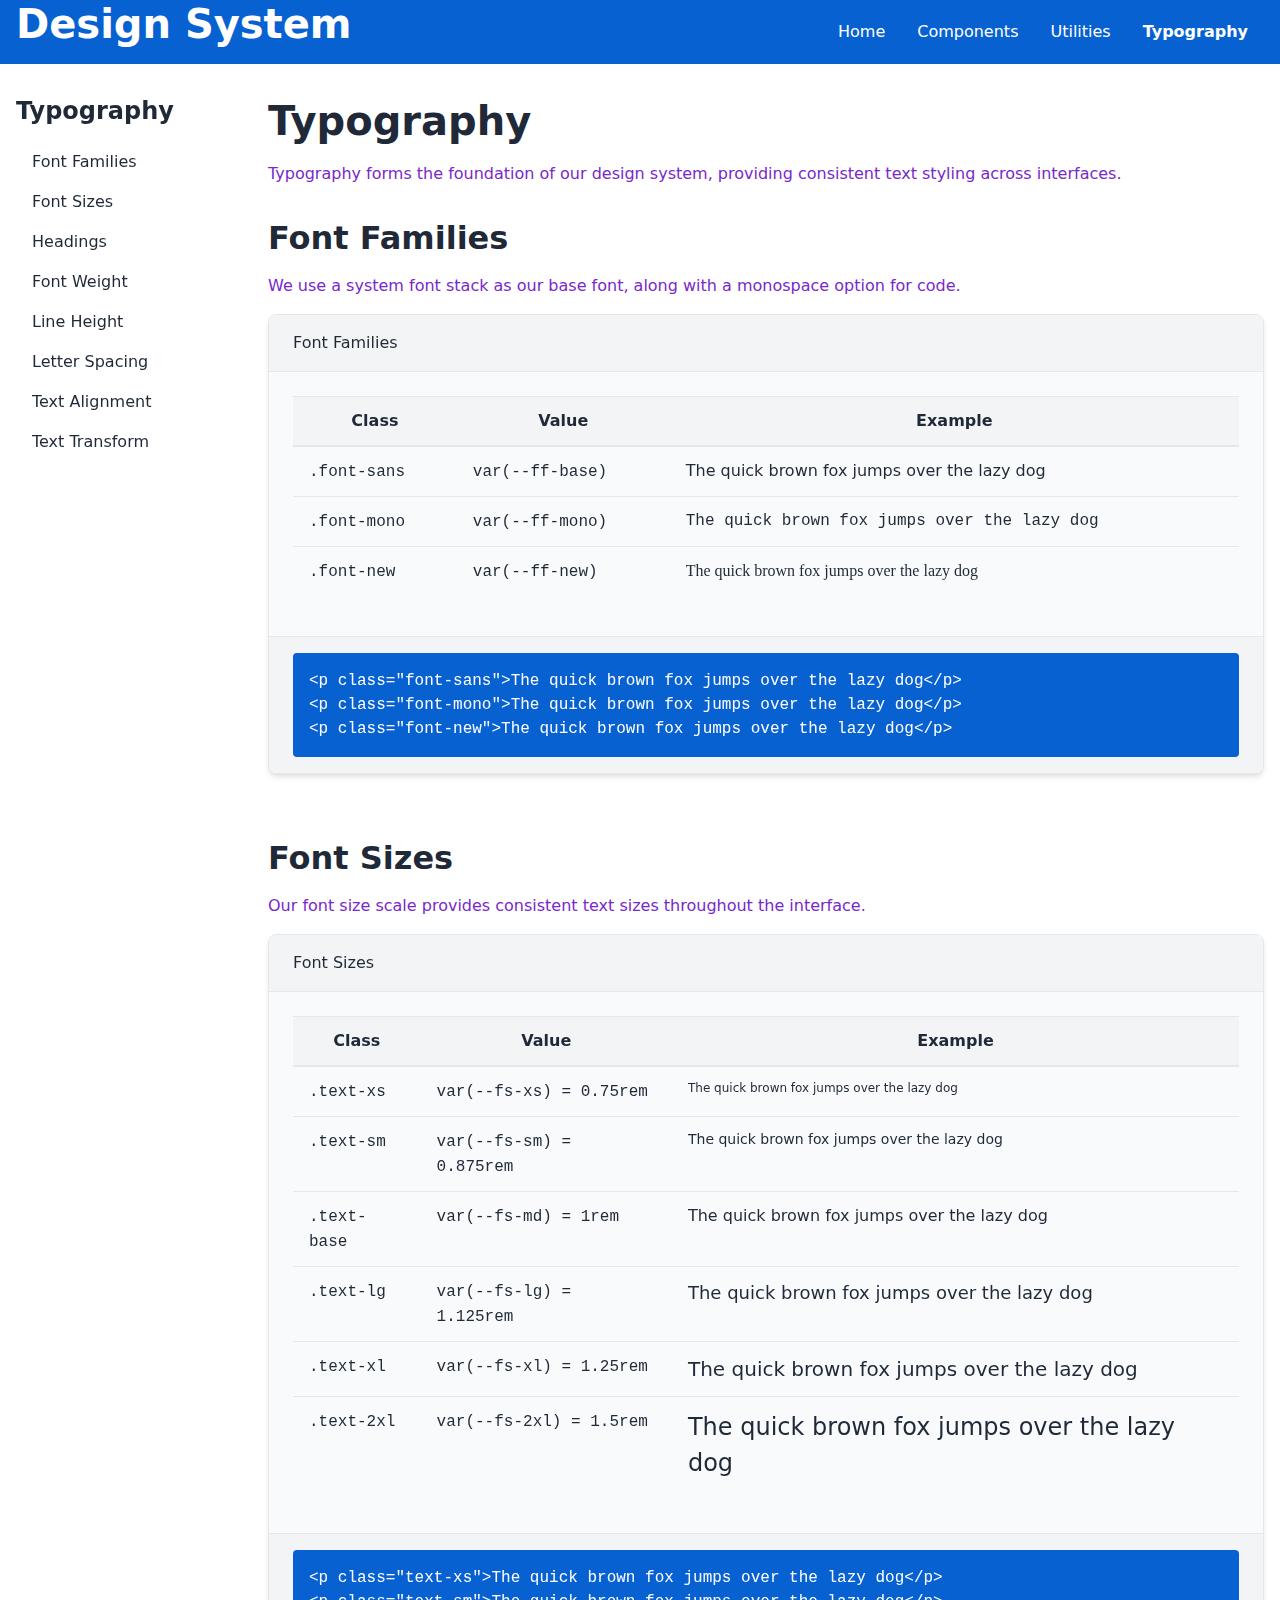
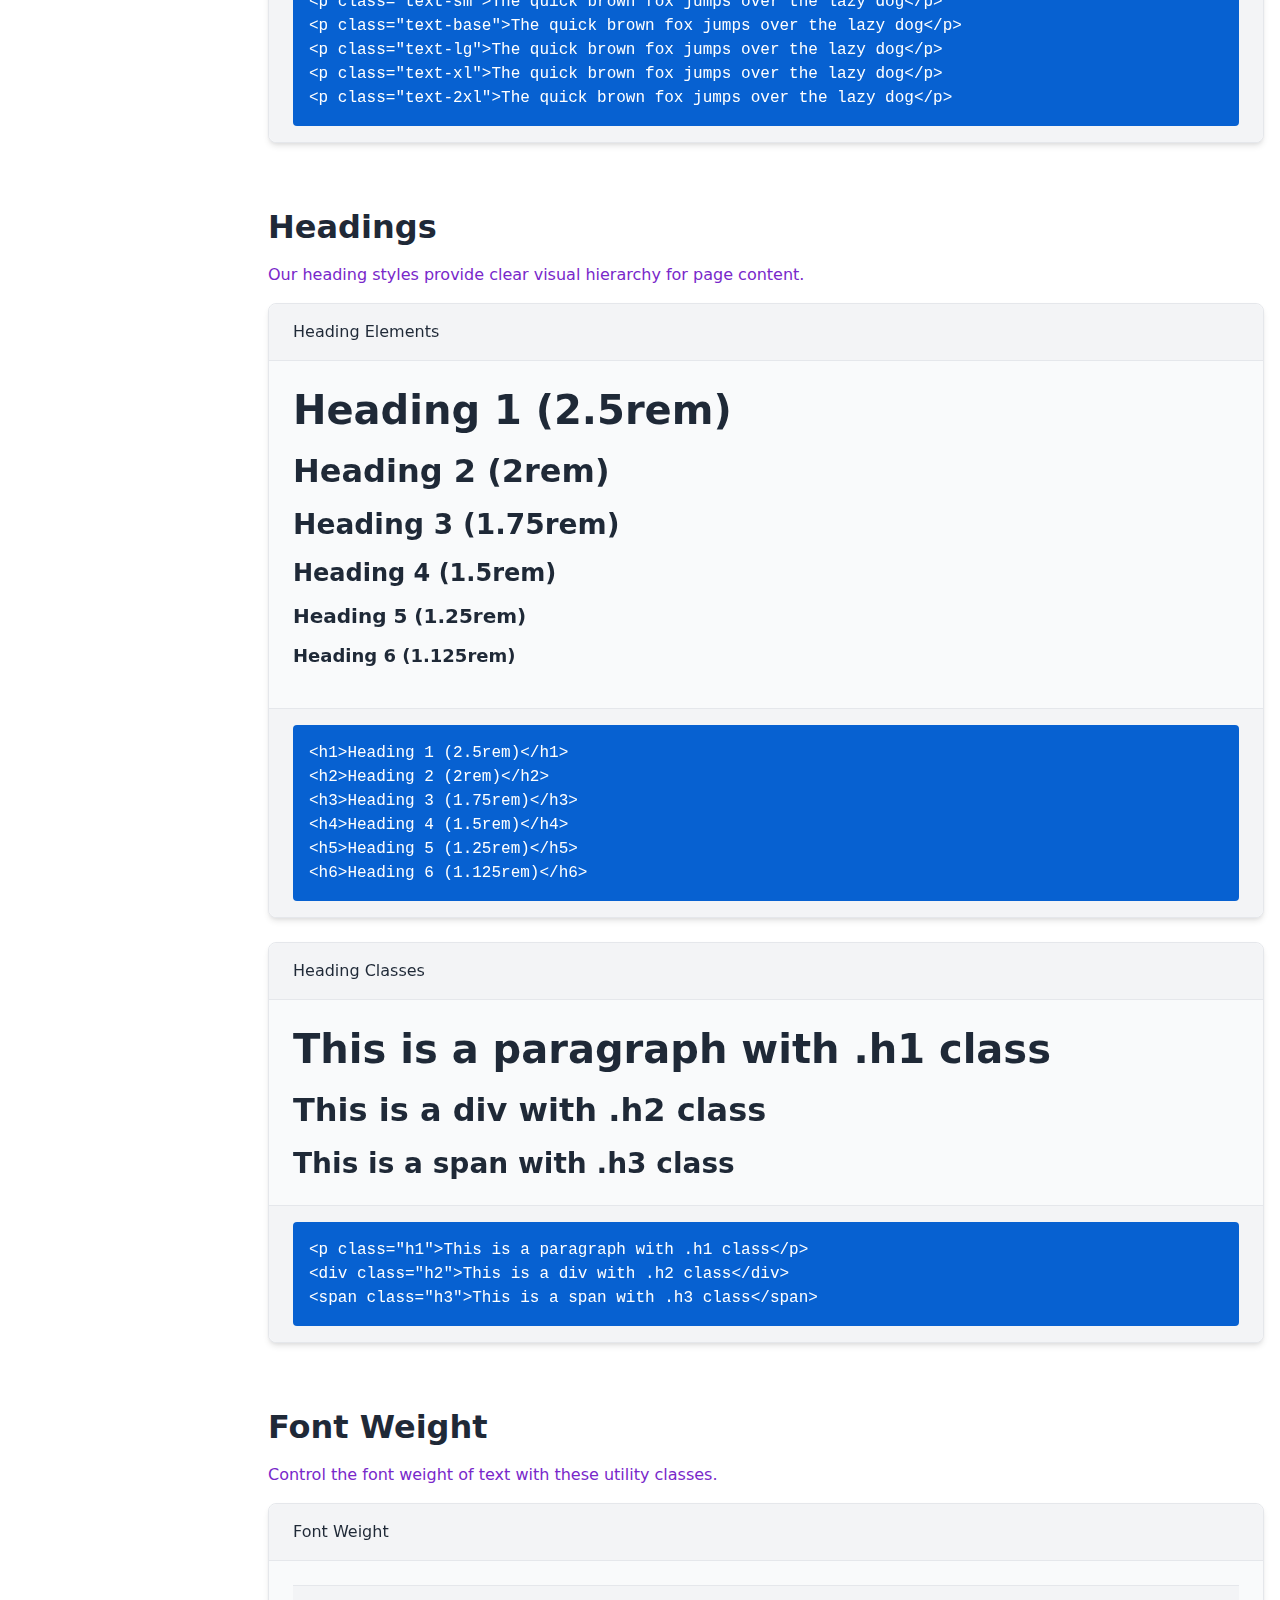
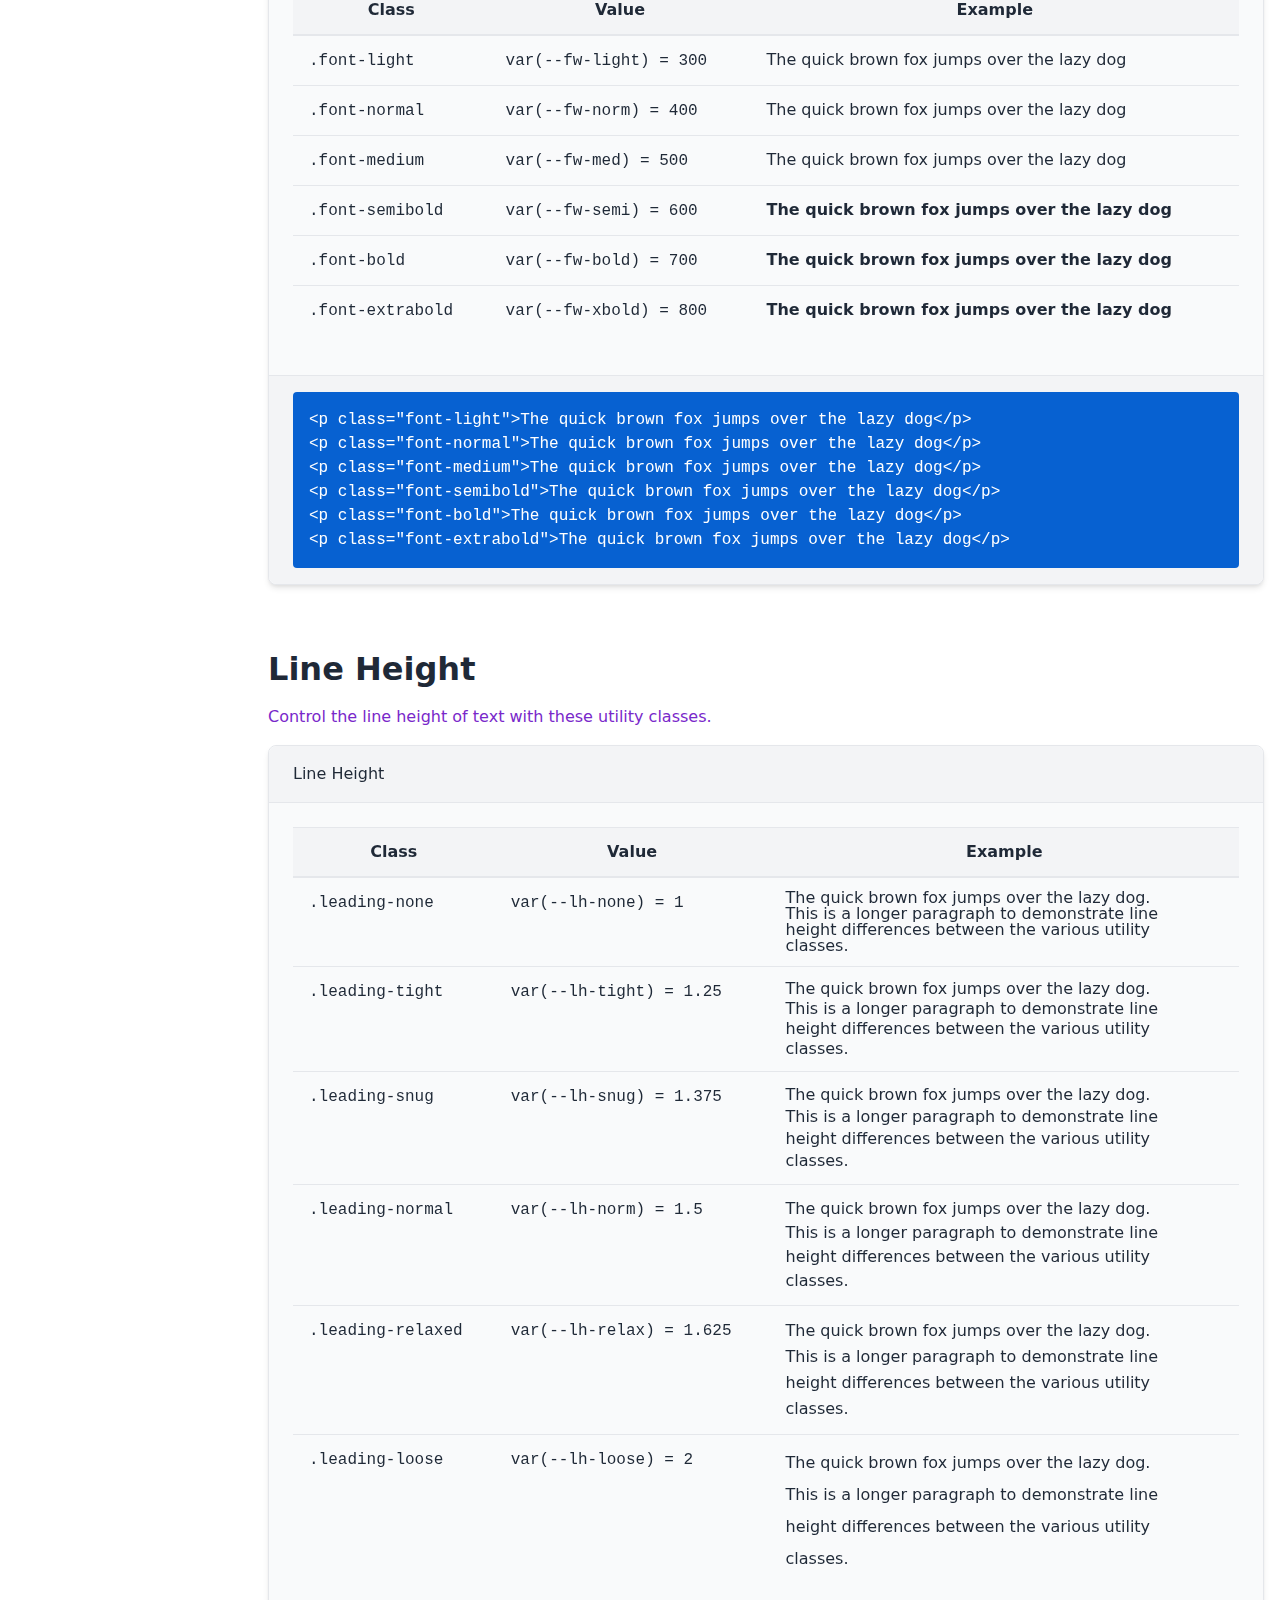
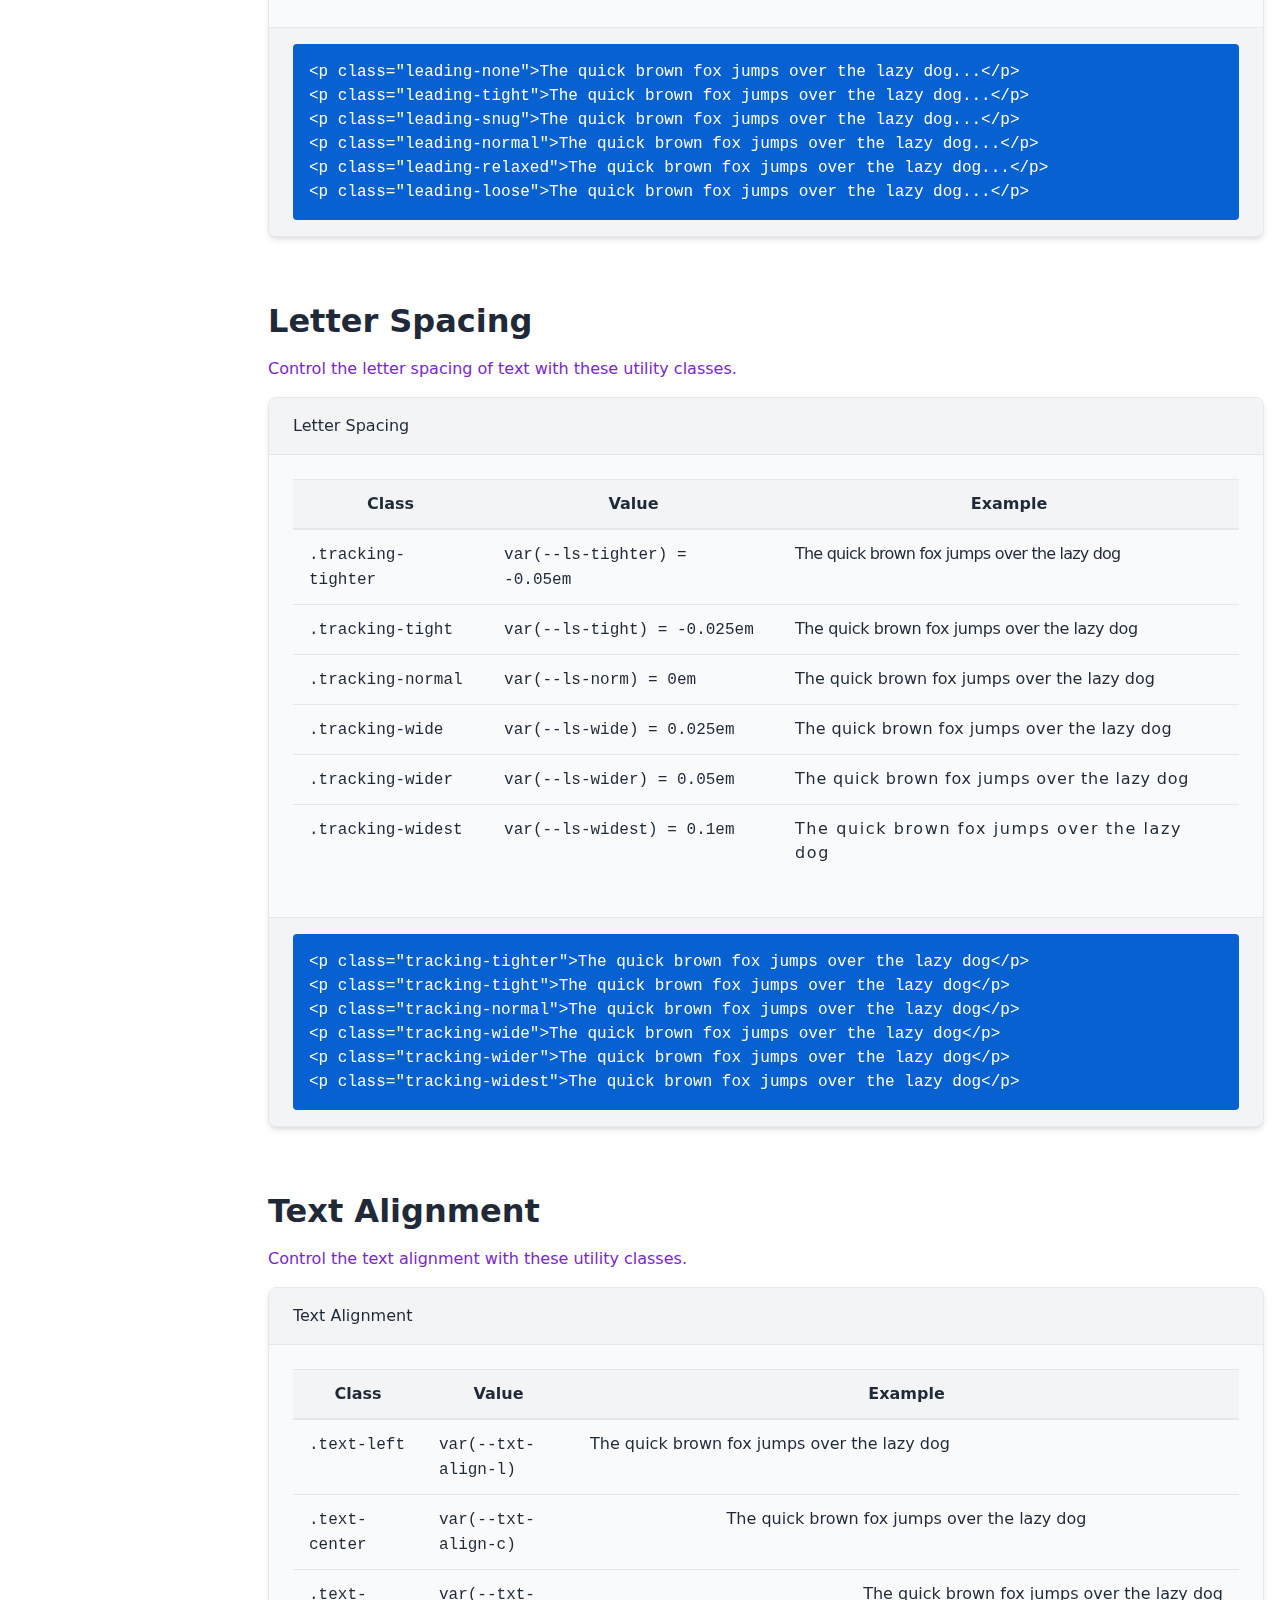
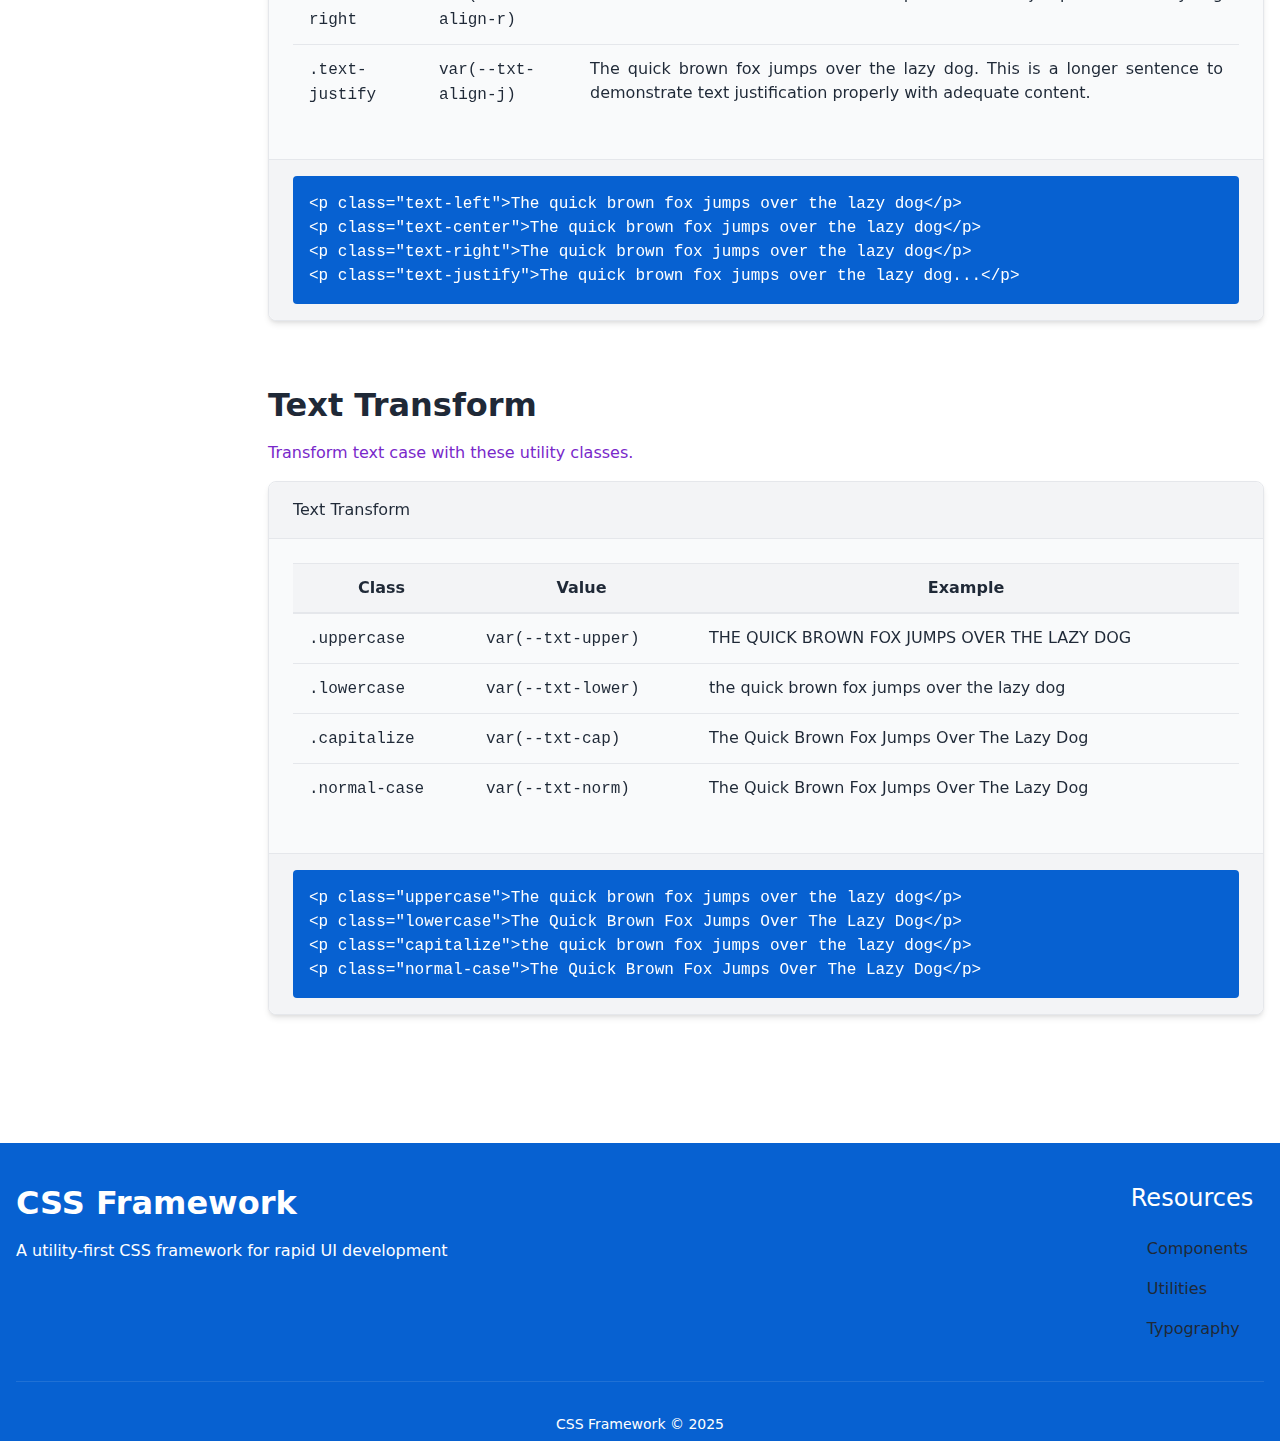
<file: src/typography.html>
<!DOCTYPE html>
<html lang="en">
<head>
  <meta charset="UTF-8">
  <meta name="viewport" content="width=device-width, initial-scale=1.0">
  <title>Typography - Design System Documentation</title>
  <link rel="stylesheet" href="variables.css">
  <link rel="stylesheet" href="main.css">
</head>
<body>
  <header class="bg-primary-dark">
    <div class="container">
      <div class="flex items-center justify-between" style="height: 64px;">
        <div class="flex items-center">
          <h1 class="text-inverse">Design System</h1>
        </div>
        <nav>
          <ul class="nav flex">
            <li><a href="index.html" class="nav-link text-inverse" style="color: white;">Home</a></li>
            <li><a href="components.html" class="nav-link text-inverse" style="color: white;">Components</a></li>
            <li><a href="utilities.html" class="nav-link text-inverse" style="color: white;">Utilities</a></li>
            <li><a href="typography.html" class="nav-link text-inverse active" style="color: white;">Typography</a></li>
          </ul>
        </nav>
      </div>
    </div>
  </header>

  <div class="container" style="padding-top: var(--sp-8); padding-bottom: var(--sp-16);">
    <div class="flex">
      <div style="width: 220px; flex-shrink: 0;">
        <div class="sticky" style="top: var(--sp-4);">
          <h4 class="font-semibold">Typography</h4>
          <ul class="nav flex-col">
            <li><a href="#font-families" class="nav-link">Font Families</a></li>
            <li><a href="#font-sizes" class="nav-link">Font Sizes</a></li>
            <li><a href="#headings" class="nav-link">Headings</a></li>
            <li><a href="#font-weight" class="nav-link">Font Weight</a></li>
            <li><a href="#line-height" class="nav-link">Line Height</a></li>
            <li><a href="#letter-spacing" class="nav-link">Letter Spacing</a></li>
            <li><a href="#text-alignment" class="nav-link">Text Alignment</a></li>
            <li><a href="#text-transform" class="nav-link">Text Transform</a></li>
          </ul>
        </div>
      </div>
      
      <div style="flex: 1; padding-left: var(--sp-8);">
        <h1 class="font-bold">Typography</h1>
        <p class="text-secondary" style="margin-bottom: var(--sp-8);">
          Typography forms the foundation of our design system, providing consistent text styling across interfaces.
        </p>
        
        <section id="font-families" style="margin-bottom: var(--sp-16);">
          <h2 class="font-semibold">Font Families</h2>
          <p class="text-secondary" style="margin-bottom: var(--sp-4);">
            We use a system font stack as our base font, along with a monospace option for code.
          </p>
          
          <div class="card">
            <div class="card-header">Font Families</div>
            <div class="card-body">
              <table class="table">
                <thead>
                  <tr>
                    <th>Class</th>
                    <th>Value</th>
                    <th>Example</th>
                  </tr>
                </thead>
                <tbody>
                  <tr>
                    <td><code class="code">.font-sans</code></td>
                    <td><code class="code">var(--ff-base)</code></td>
                    <td class="font-sans">The quick brown fox jumps over the lazy dog</td>
                  </tr>
                  <tr>
                    <td><code class="code">.font-mono</code></td>
                    <td><code class="code">var(--ff-mono)</code></td>
                    <td class="font-mono">The quick brown fox jumps over the lazy dog</td>
                  </tr>
                  <tr>
                    <td><code class="code">.font-new</code></td>
                    <td><code class="code">var(--ff-new)</code></td>
                    <td class="font-new">The quick brown fox jumps over the lazy dog</td>
                  </tr>
                </tbody>
              </table>
            </div>
            <div class="card-footer">
              <pre class="text-inverse" style="background: var(--clr-pd); padding: var(--sp-4); border-radius: var(--br-md); margin: 0; overflow-x: auto;">
&lt;p class="font-sans"&gt;The quick brown fox jumps over the lazy dog&lt;/p&gt;
&lt;p class="font-mono"&gt;The quick brown fox jumps over the lazy dog&lt;/p&gt;
&lt;p class="font-new"&gt;The quick brown fox jumps over the lazy dog&lt;/p&gt;</pre>
            </div>
          </div>
        </section>

        <section id="font-sizes" style="margin-bottom: var(--sp-16);">
          <h2 class="font-semibold">Font Sizes</h2>
          <p class="text-secondary" style="margin-bottom: var(--sp-4);">
            Our font size scale provides consistent text sizes throughout the interface.
          </p>
          
          <div class="card">
            <div class="card-header">Font Sizes</div>
            <div class="card-body">
              <table class="table">
                <thead>
                  <tr>
                    <th>Class</th>
                    <th>Value</th>
                    <th>Example</th>
                  </tr>
                </thead>
                <tbody>
                  <tr>
                    <td><code class="code">.text-xs</code></td>
                    <td><code class="code">var(--fs-xs) = 0.75rem</code></td>
                    <td class="text-xs">The quick brown fox jumps over the lazy dog</td>
                  </tr>
                  <tr>
                    <td><code class="code">.text-sm</code></td>
                    <td><code class="code">var(--fs-sm) = 0.875rem</code></td>
                    <td class="text-sm">The quick brown fox jumps over the lazy dog</td>
                  </tr>
                  <tr>
                    <td><code class="code">.text-base</code></td>
                    <td><code class="code">var(--fs-md) = 1rem</code></td>
                    <td class="text-base">The quick brown fox jumps over the lazy dog</td>
                  </tr>
                  <tr>
                    <td><code class="code">.text-lg</code></td>
                    <td><code class="code">var(--fs-lg) = 1.125rem</code></td>
                    <td class="text-lg">The quick brown fox jumps over the lazy dog</td>
                  </tr>
                  <tr>
                    <td><code class="code">.text-xl</code></td>
                    <td><code class="code">var(--fs-xl) = 1.25rem</code></td>
                    <td class="text-xl">The quick brown fox jumps over the lazy dog</td>
                  </tr>
                  <tr>
                    <td><code class="code">.text-2xl</code></td>
                    <td><code class="code">var(--fs-2xl) = 1.5rem</code></td>
                    <td class="text-2xl">The quick brown fox jumps over the lazy dog</td>
                  </tr>
                </tbody>
              </table>
            </div>
            <div class="card-footer">
              <pre class="text-inverse" style="background: var(--clr-pd); padding: var(--sp-4); border-radius: var(--br-md); margin: 0; overflow-x: auto;">
&lt;p class="text-xs"&gt;The quick brown fox jumps over the lazy dog&lt;/p&gt;
&lt;p class="text-sm"&gt;The quick brown fox jumps over the lazy dog&lt;/p&gt;
&lt;p class="text-base"&gt;The quick brown fox jumps over the lazy dog&lt;/p&gt;
&lt;p class="text-lg"&gt;The quick brown fox jumps over the lazy dog&lt;/p&gt;
&lt;p class="text-xl"&gt;The quick brown fox jumps over the lazy dog&lt;/p&gt;
&lt;p class="text-2xl"&gt;The quick brown fox jumps over the lazy dog&lt;/p&gt;</pre>
            </div>
          </div>
        </section>

        <section id="headings" style="margin-bottom: var(--sp-16);">
          <h2 class="font-semibold">Headings</h2>
          <p class="text-secondary" style="margin-bottom: var(--sp-4);">
            Our heading styles provide clear visual hierarchy for page content.
          </p>
          
          <div class="card">
            <div class="card-header">Heading Elements</div>
            <div class="card-body">
              <div class="demo-text">
                <h1>Heading 1 (2.5rem)</h1>
                <h2>Heading 2 (2rem)</h2>
                <h3>Heading 3 (1.75rem)</h3>
                <h4>Heading 4 (1.5rem)</h4>
                <h5>Heading 5 (1.25rem)</h5>
                <h6>Heading 6 (1.125rem)</h6>
              </div>
            </div>
            <div class="card-footer">
              <pre class="text-inverse" style="background: var(--clr-pd); padding: var(--sp-4); border-radius: var(--br-md); margin: 0; overflow-x: auto;">
&lt;h1&gt;Heading 1 (2.5rem)&lt;/h1&gt;
&lt;h2&gt;Heading 2 (2rem)&lt;/h2&gt;
&lt;h3&gt;Heading 3 (1.75rem)&lt;/h3&gt;
&lt;h4&gt;Heading 4 (1.5rem)&lt;/h4&gt;
&lt;h5&gt;Heading 5 (1.25rem)&lt;/h5&gt;
&lt;h6&gt;Heading 6 (1.125rem)&lt;/h6&gt;</pre>
            </div>
          </div>
          
          <div class="card" style="margin-top: var(--sp-6);">
            <div class="card-header">Heading Classes</div>
            <div class="card-body">
              <div class="demo-text">
                <p class="h1">This is a paragraph with .h1 class</p>
                <div class="h2">This is a div with .h2 class</div>
                <span class="h3">This is a span with .h3 class</span>
              </div>
            </div>
            <div class="card-footer">
              <pre class="text-inverse" style="background: var(--clr-pd); padding: var(--sp-4); border-radius: var(--br-md); margin: 0; overflow-x: auto;">
&lt;p class="h1"&gt;This is a paragraph with .h1 class&lt;/p&gt;
&lt;div class="h2"&gt;This is a div with .h2 class&lt;/div&gt;
&lt;span class="h3"&gt;This is a span with .h3 class&lt;/span&gt;</pre>
            </div>
          </div>
        </section>

        <section id="font-weight" style="margin-bottom: var(--sp-16);">
          <h2 class="font-semibold">Font Weight</h2>
          <p class="text-secondary" style="margin-bottom: var(--sp-4);">
            Control the font weight of text with these utility classes.
          </p>
          
          <div class="card">
            <div class="card-header">Font Weight</div>
            <div class="card-body">
              <table class="table">
                <thead>
                  <tr>
                    <th>Class</th>
                    <th>Value</th>
                    <th>Example</th>
                  </tr>
                </thead>
                <tbody>
                  <tr>
                    <td><code class="code">.font-light</code></td>
                    <td><code class="code">var(--fw-light) = 300</code></td>
                    <td class="font-light">The quick brown fox jumps over the lazy dog</td>
                  </tr>
                  <tr>
                    <td><code class="code">.font-normal</code></td>
                    <td><code class="code">var(--fw-norm) = 400</code></td>
                    <td class="font-normal">The quick brown fox jumps over the lazy dog</td>
                  </tr>
                  <tr>
                    <td><code class="code">.font-medium</code></td>
                    <td><code class="code">var(--fw-med) = 500</code></td>
                    <td class="font-medium">The quick brown fox jumps over the lazy dog</td>
                  </tr>
                  <tr>
                    <td><code class="code">.font-semibold</code></td>
                    <td><code class="code">var(--fw-semi) = 600</code></td>
                    <td class="font-semibold">The quick brown fox jumps over the lazy dog</td>
                  </tr>
                  <tr>
                    <td><code class="code">.font-bold</code></td>
                    <td><code class="code">var(--fw-bold) = 700</code></td>
                    <td class="font-bold">The quick brown fox jumps over the lazy dog</td>
                  </tr>
                  <tr>
                    <td><code class="code">.font-extrabold</code></td>
                    <td><code class="code">var(--fw-xbold) = 800</code></td>
                    <td class="font-extrabold">The quick brown fox jumps over the lazy dog</td>
                  </tr>
                </tbody>
              </table>
            </div>
            <div class="card-footer">
              <pre class="text-inverse" style="background: var(--clr-pd); padding: var(--sp-4); border-radius: var(--br-md); margin: 0; overflow-x: auto;">
&lt;p class="font-light"&gt;The quick brown fox jumps over the lazy dog&lt;/p&gt;
&lt;p class="font-normal"&gt;The quick brown fox jumps over the lazy dog&lt;/p&gt;
&lt;p class="font-medium"&gt;The quick brown fox jumps over the lazy dog&lt;/p&gt;
&lt;p class="font-semibold"&gt;The quick brown fox jumps over the lazy dog&lt;/p&gt;
&lt;p class="font-bold"&gt;The quick brown fox jumps over the lazy dog&lt;/p&gt;
&lt;p class="font-extrabold"&gt;The quick brown fox jumps over the lazy dog&lt;/p&gt;</pre>
            </div>
          </div>
        </section>

        <section id="line-height" style="margin-bottom: var(--sp-16);">
          <h2 class="font-semibold">Line Height</h2>
          <p class="text-secondary" style="margin-bottom: var(--sp-4);">
            Control the line height of text with these utility classes.
          </p>
          
          <div class="card">
            <div class="card-header">Line Height</div>
            <div class="card-body">
              <table class="table">
                <thead>
                  <tr>
                    <th>Class</th>
                    <th>Value</th>
                    <th>Example</th>
                  </tr>
                </thead>
                <tbody>
                  <tr>
                    <td><code class="code">.leading-none</code></td>
                    <td><code class="code">var(--lh-none) = 1</code></td>
                    <td><p class="leading-none" style="max-width: 400px;">The quick brown fox jumps over the lazy dog. This is a longer paragraph to demonstrate line height differences between the various utility classes.</p></td>
                  </tr>
                  <tr>
                    <td><code class="code">.leading-tight</code></td>
                    <td><code class="code">var(--lh-tight) = 1.25</code></td>
                    <td><p class="leading-tight" style="max-width: 400px;">The quick brown fox jumps over the lazy dog. This is a longer paragraph to demonstrate line height differences between the various utility classes.</p></td>
                  </tr>
                  <tr>
                    <td><code class="code">.leading-snug</code></td>
                    <td><code class="code">var(--lh-snug) = 1.375</code></td>
                    <td><p class="leading-snug" style="max-width: 400px;">The quick brown fox jumps over the lazy dog. This is a longer paragraph to demonstrate line height differences between the various utility classes.</p></td>
                  </tr>
                  <tr>
                    <td><code class="code">.leading-normal</code></td>
                    <td><code class="code">var(--lh-norm) = 1.5</code></td>
                    <td><p class="leading-normal" style="max-width: 400px;">The quick brown fox jumps over the lazy dog. This is a longer paragraph to demonstrate line height differences between the various utility classes.</p></td>
                  </tr>
                  <tr>
                    <td><code class="code">.leading-relaxed</code></td>
                    <td><code class="code">var(--lh-relax) = 1.625</code></td>
                    <td><p class="leading-relaxed" style="max-width: 400px;">The quick brown fox jumps over the lazy dog. This is a longer paragraph to demonstrate line height differences between the various utility classes.</p></td>
                  </tr>
                  <tr>
                    <td><code class="code">.leading-loose</code></td>
                    <td><code class="code">var(--lh-loose) = 2</code></td>
                    <td><p class="leading-loose" style="max-width: 400px;">The quick brown fox jumps over the lazy dog. This is a longer paragraph to demonstrate line height differences between the various utility classes.</p></td>
                  </tr>
                </tbody>
              </table>
            </div>
            <div class="card-footer">
              <pre class="text-inverse" style="background: var(--clr-pd); padding: var(--sp-4); border-radius: var(--br-md); margin: 0; overflow-x: auto;">
&lt;p class="leading-none"&gt;The quick brown fox jumps over the lazy dog...&lt;/p&gt;
&lt;p class="leading-tight"&gt;The quick brown fox jumps over the lazy dog...&lt;/p&gt;
&lt;p class="leading-snug"&gt;The quick brown fox jumps over the lazy dog...&lt;/p&gt;
&lt;p class="leading-normal"&gt;The quick brown fox jumps over the lazy dog...&lt;/p&gt;
&lt;p class="leading-relaxed"&gt;The quick brown fox jumps over the lazy dog...&lt;/p&gt;
&lt;p class="leading-loose"&gt;The quick brown fox jumps over the lazy dog...&lt;/p&gt;</pre>
            </div>
          </div>
        </section>

        <section id="letter-spacing" style="margin-bottom: var(--sp-16);">
          <h2 class="font-semibold">Letter Spacing</h2>
          <p class="text-secondary" style="margin-bottom: var(--sp-4);">
            Control the letter spacing of text with these utility classes.
          </p>
          
          <div class="card">
            <div class="card-header">Letter Spacing</div>
            <div class="card-body">
              <table class="table">
                <thead>
                  <tr>
                    <th>Class</th>
                    <th>Value</th>
                    <th>Example</th>
                  </tr>
                </thead>
                <tbody>
                  <tr>
                    <td><code class="code">.tracking-tighter</code></td>
                    <td><code class="code">var(--ls-tighter) = -0.05em</code></td>
                    <td class="tracking-tighter">The quick brown fox jumps over the lazy dog</td>
                  </tr>
                  <tr>
                    <td><code class="code">.tracking-tight</code></td>
                    <td><code class="code">var(--ls-tight) = -0.025em</code></td>
                    <td class="tracking-tight">The quick brown fox jumps over the lazy dog</td>
                  </tr>
                  <tr>
                    <td><code class="code">.tracking-normal</code></td>
                    <td><code class="code">var(--ls-norm) = 0em</code></td>
                    <td class="tracking-normal">The quick brown fox jumps over the lazy dog</td>
                  </tr>
                  <tr>
                    <td><code class="code">.tracking-wide</code></td>
                    <td><code class="code">var(--ls-wide) = 0.025em</code></td>
                    <td class="tracking-wide">The quick brown fox jumps over the lazy dog</td>
                  </tr>
                  <tr>
                    <td><code class="code">.tracking-wider</code></td>
                    <td><code class="code">var(--ls-wider) = 0.05em</code></td>
                    <td class="tracking-wider">The quick brown fox jumps over the lazy dog</td>
                  </tr>
                  <tr>
                    <td><code class="code">.tracking-widest</code></td>
                    <td><code class="code">var(--ls-widest) = 0.1em</code></td>
                    <td class="tracking-widest">The quick brown fox jumps over the lazy dog</td>
                  </tr>
                </tbody>
              </table>
            </div>
            <div class="card-footer">
              <pre class="text-inverse" style="background: var(--clr-pd); padding: var(--sp-4); border-radius: var(--br-md); margin: 0; overflow-x: auto;">
&lt;p class="tracking-tighter"&gt;The quick brown fox jumps over the lazy dog&lt;/p&gt;
&lt;p class="tracking-tight"&gt;The quick brown fox jumps over the lazy dog&lt;/p&gt;
&lt;p class="tracking-normal"&gt;The quick brown fox jumps over the lazy dog&lt;/p&gt;
&lt;p class="tracking-wide"&gt;The quick brown fox jumps over the lazy dog&lt;/p&gt;
&lt;p class="tracking-wider"&gt;The quick brown fox jumps over the lazy dog&lt;/p&gt;
&lt;p class="tracking-widest"&gt;The quick brown fox jumps over the lazy dog&lt;/p&gt;</pre>
            </div>
          </div>
        </section>

        <section id="text-alignment" style="margin-bottom: var(--sp-16);">
          <h2 class="font-semibold">Text Alignment</h2>
          <p class="text-secondary" style="margin-bottom: var(--sp-4);">
            Control the text alignment with these utility classes.
          </p>
          
          <div class="card">
            <div class="card-header">Text Alignment</div>
            <div class="card-body">
              <table class="table">
                <thead>
                  <tr>
                    <th>Class</th>
                    <th>Value</th>
                    <th>Example</th>
                  </tr>
                </thead>
                <tbody>
                  <tr>
                    <td><code class="code">.text-left</code></td>
                    <td><code class="code">var(--txt-align-l)</code></td>
                    <td class="text-left">The quick brown fox jumps over the lazy dog</td>
                  </tr>
                  <tr>
                    <td><code class="code">.text-center</code></td>
                    <td><code class="code">var(--txt-align-c)</code></td>
                    <td class="text-center">The quick brown fox jumps over the lazy dog</td>
                  </tr>
                  <tr>
                    <td><code class="code">.text-right</code></td>
                    <td><code class="code">var(--txt-align-r)</code></td>
                    <td class="text-right">The quick brown fox jumps over the lazy dog</td>
                  </tr>
                  <tr>
                    <td><code class="code">.text-justify</code></td>
                    <td><code class="code">var(--txt-align-j)</code></td>
                    <td class="text-justify">The quick brown fox jumps over the lazy dog. This is a longer sentence to demonstrate text justification properly with adequate content.</td>
                  </tr>
                </tbody>
              </table>
            </div>
            <div class="card-footer">
              <pre class="text-inverse" style="background: var(--clr-pd); padding: var(--sp-4); border-radius: var(--br-md); margin: 0; overflow-x: auto;">
&lt;p class="text-left"&gt;The quick brown fox jumps over the lazy dog&lt;/p&gt;
&lt;p class="text-center"&gt;The quick brown fox jumps over the lazy dog&lt;/p&gt;
&lt;p class="text-right"&gt;The quick brown fox jumps over the lazy dog&lt;/p&gt;
&lt;p class="text-justify"&gt;The quick brown fox jumps over the lazy dog...&lt;/p&gt;</pre>
            </div>
          </div>
        </section>

        <section id="text-transform" style="margin-bottom: var(--sp-16);">
          <h2 class="font-semibold">Text Transform</h2>
          <p class="text-secondary" style="margin-bottom: var(--sp-4);">
            Transform text case with these utility classes.
          </p>
          
          <div class="card">
            <div class="card-header">Text Transform</div>
            <div class="card-body">
              <table class="table">
                <thead>
                  <tr>
                    <th>Class</th>
                    <th>Value</th>
                    <th>Example</th>
                  </tr>
                </thead>
                <tbody>
                  <tr>
                    <td><code class="code">.uppercase</code></td>
                    <td><code class="code">var(--txt-upper)</code></td>
                    <td class="uppercase">The quick brown fox jumps over the lazy dog</td>
                  </tr>
                  <tr>
                    <td><code class="code">.lowercase</code></td>
                    <td><code class="code">var(--txt-lower)</code></td>
                    <td class="lowercase">The Quick Brown Fox Jumps Over The Lazy Dog</td>
                  </tr>
                  <tr>
                    <td><code class="code">.capitalize</code></td>
                    <td><code class="code">var(--txt-cap)</code></td>
                    <td class="capitalize">the quick brown fox jumps over the lazy dog</td>
                  </tr>
                  <tr>
                    <td><code class="code">.normal-case</code></td>
                    <td><code class="code">var(--txt-norm)</code></td>
                    <td class="normal-case">The Quick Brown Fox Jumps Over The Lazy Dog</td>
                  </tr>
                </tbody>
              </table>
            </div>
            <div class="card-footer">
              <pre class="text-inverse" style="background: var(--clr-pd); padding: var(--sp-4); border-radius: var(--br-md); margin: 0; overflow-x: auto;">
&lt;p class="uppercase"&gt;The quick brown fox jumps over the lazy dog&lt;/p&gt;
&lt;p class="lowercase"&gt;The Quick Brown Fox Jumps Over The Lazy Dog&lt;/p&gt;
&lt;p class="capitalize"&gt;the quick brown fox jumps over the lazy dog&lt;/p&gt;
&lt;p class="normal-case"&gt;The Quick Brown Fox Jumps Over The Lazy Dog&lt;/p&gt;</pre>
            </div>
          </div>
        </section>
        </div>
        </div>
        </div>
        <footer class="bg-primary-dark text-inverse" style="padding: var(--sp-10) 0;">
            <div class="container">
              <div class="flex justify-between">
                <div>
                  <h2 class="font-bold text-inverse">CSS Framework</h2>
                  <p>A utility-first CSS framework for rapid UI development</p>
                </div>
                <div>
                  <h4 class="text-inverse font-medium">Resources</h4>
                  <ul class="nav flex-col">
                    <li><a href="components.html" class="nav-link text-inverse">Components</a></li>
                    <li><a href="utilities.html" class="nav-link text-inverse">Utilities</a></li>
                    <li><a href="typography.html" class="nav-link text-inverse">Typography</a></li>
                  </ul>
                </div>
              </div>
              <div class="text-center" style="margin-top: var(--sp-8); padding-top: var(--sp-8); border-top: 1px solid rgba(255,255,255,0.1);">
                <p class="text-sm">CSS Framework © 2025</p>
              </div>
            </div>
          </footer>
          </div>
          
          </body>
          </html>
</file>
<file: src/variables.css>
/**
 * variables.css
 * A comprehensive system of design variables for building consistent interfaces
 */

 :root {
 
   /* Primary Colors */
   --clr-p: #0070f3;       /*  primary color*/
   --clr-pl: #3291ff;      /*  primary color light*/
   --clr-pd: #0761d1;      /*  primary color dark*/
   
   /* Secondary Colors */
   --clr-s: #7928ca;       /* secondary color */
   --clr-sl: #8a3fd1;      /* secondary color light*/
   --clr-sd: #6821ac;      /* secondary color dark */
   
   /* Semantic Colors */
   --clr-succ: #0ca678;    /*success*/
   --clr-succl: #2bbd8e;   /*success light*/
   --clr-succd: #099268;   /*success dark*/
   
   --clr-warn: #f59f00;    /*warning*/
   --clr-warnl: #ffbc2c;   /*warning light*/
   --clr-warnd: #e67700;   /*warning dark*/
   
   --clr-dngr: #f31717;    /*danger*/
   --clr-dngrl: #ff4081;   /*danger light*/
   --clr-dngrd: #d10d54;   /*danger dark*/
   
   --clr-info: #0084ff;    /*info*/
   --clr-infol: #3d9aff;   /*info light*/
   --clr-infod: #0068cc;   /*info dark*/
   
   /* Background & Surface Colors */
   --clr-bg: #ffffff;             /*background*/
   --clr-surf: #f9fafb;           /*surface*/
   --clr-surf-r: #ffffff;         /*surface raised*/
   --clr-surf-s: #f3f4f6;         /*surface sunken*/
   
   /* Text Colors */
   --clr-txt-p: #1f2937;          /*text primary*/
   --clr-txt-s: #6b7280;          /*text secondary*/
   --clr-txt-t: #9ca3af;          /*text tertiary*/
   --clr-txt-d: #d1d5db;          /*text disabled*/
   --clr-txt-i: #ffffff;          /*text inverse*/
   

   
   
   
   /* Font Families */
   --ff-base: system-ui, -apple-system, BlinkMacSystemFont, 'Segoe UI', Roboto, Oxygen, Ubuntu, Cantarell, 'Open Sans', 'Helvetica Neue', sans-serif;
   --ff-head: var(--ff-base);
   --ff-mono: ui-monospace, SFMono-Regular, Menlo, Monaco, Consolas, 'Liberation Mono', 'Courier New', monospace;
   --ff-new: "Newsreader", serif;
   
   /* Font Sizes */
   --fs-base: 1rem;          /* 16px - Base size */
   --fs-xs: 0.75rem;         /* 12px */
   --fs-sm: 0.875rem;        /* 14px */
   --fs-md: 1rem;            /* 16px */
   --fs-lg: 1.125rem;        /* 18px */
   --fs-xl: 1.25rem;         /* 20px */
   --fs-2xl: 1.5rem;         /* 24px */
   
   /* Heading Font Sizes */
   --fs-h1: 2.5rem;          /* 40px */
   --fs-h2: 2rem;            /* 32px */
   --fs-h3: 1.75rem;         /* 28px */
   --fs-h4: 1.5rem;          /* 24px */
   --fs-h5: 1.25rem;         /* 20px */
   --fs-h6: 1.125rem;        /* 18px */
   
   /* Font Weights */
   --fw-light: 300;
   --fw-norm: 400;
   --fw-med: 500;
   --fw-semi: 600;
   --fw-bold: 700;
   --fw-xbold: 800;
   
   /* Line Heights */
   --lh-none: 1;
   --lh-tight: 1.25;
   --lh-snug: 1.375;
   --lh-norm: 1.5;
   --lh-relax: 1.625;
   --lh-loose: 2;
   
   /* Letter Spacing */
   --ls-tighter: -0.05em;
   --ls-tight: -0.025em;
   --ls-norm: 0em;
   --ls-wide: 0.025em;
   --ls-wider: 0.05em;
   --ls-widest: 0.1em;
   
  
   
   /* Text Alignment */
   --txt-align-l: left;
   --txt-align-c: center;
   --txt-align-r: right;
   --txt-align-j: justify;
   
   /* Text Transform */
   --txt-upper: uppercase;
   --txt-lower: lowercase;
   --txt-cap: capitalize;
   --txt-norm: none;
   
   /* Text Decoration */
   --txt-under: underline;
   --txt-strike: line-through;
   --txt-none: none;
   
   /* Text Color */
   --txt-def: var(--clr-txt-p);
   --txt-muted: var(--clr-txt-s);
   --txt-subtle: var(--clr-txt-t);
   --txt-dsbl: var(--clr-txt-d);
   --txt-inv: var(--clr-txt-i);
   --txt-link: var(--clr-p);
   
   /* Text Background */
   --txt-bg-def: transparent;
   --txt-bg-hi: rgba(0, 112, 243, 0.1);
   --txt-bg-sel: rgba(0, 112, 243, 0.2);
   

   
   /* Base Spacing Unit: 4px = 0.25rem */
   --sp-base: 0.25rem;
   
   /* Spacing Scale */
   --sp-0: 0;
   --sp-1: calc(var(--sp-base) * 1);     /* 0.25rem = 4px */
   --sp-2: calc(var(--sp-base) * 2);     /* 0.5rem = 8px */
   --sp-3: calc(var(--sp-base) * 3);     /* 0.75rem = 12px */
   --sp-4: calc(var(--sp-base) * 4);     /* 1rem = 16px */
   --sp-5: calc(var(--sp-base) * 5);     /* 1.25rem = 20px */
   --sp-6: calc(var(--sp-base) * 6);     /* 1.5rem = 24px */
   --sp-8: calc(var(--sp-base) * 8);     /* 2rem = 32px */
   --sp-10: calc(var(--sp-base) * 10);   /* 2.5rem = 40px */
   --sp-12: calc(var(--sp-base) * 12);   /* 3rem = 48px */
   --sp-16: calc(var(--sp-base) * 16);   /* 4rem = 64px */
   --sp-20: calc(var(--sp-base) * 20);   /* 5rem = 80px */
   --sp-24: calc(var(--sp-base) * 24);   /* 6rem = 96px */
   --sp-32: calc(var(--sp-base) * 32);   /* 8rem = 128px */
   --sp-40: calc(var(--sp-base) * 40);   /* 10rem = 160px */
   --sp-48: calc(var(--sp-base) * 48);   /* 12rem = 192px */
   
   /* Semantic Spacing */
   --sp-cont-pad: var(--sp-6);           /*content padding*/
   --sp-sect-gap: var(--sp-16);          /*section gap*/
   --sp-comp-gap: var(--sp-4);           /*component gap*/
   

   
   /* Border Widths */
   --bw-none: 0;
   --bw-thin: 1px;
   --bw-base: 2px;
   --bw-thick: 4px;
   
   /* Border Styles */
   --bs-solid: solid;
   --bs-dash: dashed;
   --bs-dot: dotted;
   
   /* Border Radius */
   --br-none: 0;
   --br-sm: 0.125rem;    /* 2px */
   --br-md: 0.25rem;     /* 4px */
   --br-lg: 0.5rem;      /* 8px */
   --br-xl: 0.75rem;     /* 12px */
   --br-2xl: 1rem;       /* 16px */
   --br-3xl: 1.5rem;     /* 24px */
   --br-full: 9999px;

      /* Border Colors */
      --clr-bdr: #e5e7eb;            /*border*/
      --clr-bdr-l: #f3f4f6;          /*border light*/
      --clr-bdr-d: #d1d5db;          /*border dark*/
   
   /* Border Colors */
   --b-clr-def: var(--clr-bdr);
   --b-clr-l: var(--clr-bdr-l);
   --b-clr-d: var(--clr-bdr-d);
   
   /*Shadows*/
   --sh-none: none;
   --sh-xs: 0 1px 2px 0 rgba(0, 0, 0, 0.05);
   --sh-sm: 0 1px 3px 0 rgba(0, 0, 0, 0.1), 0 1px 2px 0 rgba(0, 0, 0, 0.06);
   --sh-md: 0 4px 6px -1px rgba(0, 0, 0, 0.1), 0 2px 4px -1px rgba(0, 0, 0, 0.06);
   --sh-lg: 0 10px 15px -3px rgba(0, 0, 0, 0.1), 0 4px 6px -2px rgba(0, 0, 0, 0.05);
   --sh-xl: 0 20px 25px -5px rgba(0, 0, 0, 0.1), 0 10px 10px -5px rgba(0, 0, 0, 0.04);
   --sh-2xl: 0 25px 50px -12px rgba(0, 0, 0, 0.25);
   --sh-inner: inset 0 2px 4px 0 rgba(0, 0, 0, 0.06);
   
   /* Colored shadows */
   --sh-p: 0 4px 14px 0 rgba(0, 112, 243, 0.39);      /*primary*/
   --sh-succ: 0 4px 14px 0 rgba(12, 166, 120, 0.39);  /*success*/
   --sh-warn: 0 4px 14px 0 rgba(245, 159, 0, 0.39);   /*warning*/
   --sh-dngr: 0 4px 14px 0 rgba(242, 19, 97, 0.39);   /*danger*/
   
   
   --cont-pad: var(--sp-4);
   --cont-max-w: 80rem;    /* 1280px */
   
   /* Container Sizes */
   --cont-sm: 640px;
   --cont-md: 768px;
   --cont-lg: 1024px;
   --cont-xl: 1280px;
   --cont-2xl: 1536px;
   
  /*z-index*/
   
   --z-neg: -1;
   --z-0: 0;
   --z-1: 1;
   --z-10: 10;
   --z-20: 20;
   --z-30: 30;
   --z-40: 40;
   --z-50: 50;
   
   /* Semantic Z-Index */
   --z-bg: var(--z-neg);             /*background*/
   --z-def: var(--z-0);              /*default*/
   --z-drop: var(--z-10);            /*dropdown*/
   --z-sticky: var(--z-20);          /*sticky*/
   --z-fixed: var(--z-30);           /*fixed*/
   --z-modal-bg: var(--z-40);        /*modal backdrop*/
   --z-modal: var(--z-50);           /*modal*/
   --z-pop: var(--z-50);             /*popover*/
   --z-tip: var(--z-50);             /*tooltip*/
   

  

   
   /* Button */
   --btn-fw: var(--fw-med);                  /*font weight*/
   --btn-fs: var(--fs-base);                 /*font size*/
   --btn-lh: var(--lh-norm);                 /*line height*/
   --btn-py: var(--sp-2);                    /*padding y*/
   --btn-px: var(--sp-4);                    /*padding x*/
   --btn-br: var(--br-md);                   /*border radius*/
   --btn-bw: var(--bw-thin);                 /*border width*/
   --btn-trans: all var(--trans-fast) var(--timing-ease);
   
   /* Button Variants */
   --btn-bg-p: var(--clr-p);                 /*primary background*/
   --btn-txt-p: white;                       /*primary text*/
   --btn-bdr-p: var(--clr-p);                /*primary border*/
   
   --btn-bg-s: var(--clr-s);                 /*secondary background*/
   --btn-txt-s: white;                       /*secondary text*/
   --btn-bdr-s: var(--clr-s);                /*secondary border*/
   
   --btn-bg-succ: var(--clr-succ);           /*success background*/
   --btn-txt-succ: white;                    /*success text*/
   --btn-bdr-succ: var(--clr-succ);          /*success border*/
   
   --btn-bg-dngr: var(--clr-dngr);           /*danger background*/
   --btn-txt-dngr: white;                    /*danger text*/
   --btn-bdr-dngr: var(--clr-dngr);          /*danger border*/
   
   --btn-bg-warn: var(--clr-warn);           /*warning background*/
   --btn-txt-warn: white;                    /*warning text*/
   --btn-bdr-warn: var(--clr-warn);          /*warning border*/
   
   --btn-bg-info: var(--clr-info);           /*info background*/
   --btn-txt-info: white;                    /*info text*/
   --btn-bdr-info: var(--clr-info);          /*info border*/
   
   --btn-bg-light: var(--clr-surf);          /*light background*/
   --btn-txt-light: var(--clr-txt-p);        /*light text*/
   --btn-bdr-light: var(--clr-bdr);          /*light border*/
   
   --btn-bg-dark: var(--clr-txt-p);          /*dark background*/
   --btn-txt-dark: white;                    /*dark text*/
   --btn-bdr-dark: var(--clr-txt-p);         /*dark border*/
   
   /* Button Sizes */
   --btn-py-sm: var(--sp-1);                 /*small padding y*/
   --btn-px-sm: var(--sp-3);                 /*small padding x*/
   --btn-fs-sm: var(--fs-sm);                /*small font size*/
   
   --btn-py-lg: var(--sp-3);                 /*large padding y*/
   --btn-px-lg: var(--sp-6);                 /*large padding x*/
   --btn-fs-lg: var(--fs-lg);                /*large font size*/
   
   /* Cards */
   --card-bg: var(--clr-surf);               /*background*/
   --card-bdr-clr: var(--clr-bdr);           /*border color*/
   --card-bw: var(--bw-thin);                /*border width*/
   --card-br: var(--br-lg);                  /*border radius*/
   --card-sh: var(--sh-md);                  /*shadow*/
   --card-pad: var(--sp-6);                  /*padding*/
   --card-mb: var(--sp-6);                   /*margin bottom*/
   --card-head-pad: var(--sp-4) var(--sp-6); /*header padding*/
   --card-foot-pad: var(--card-head-pad);    /*footer padding*/
   
   /* Alerts */
   --alert-pad: var(--sp-4) var(--sp-6);     /*padding*/
   --alert-mb: var(--sp-4);                  /*margin bottom*/
   --alert-br: var(--br-md);                 /*border radius*/
   --alert-bw: var(--bw-thin);               /*border width*/
   
   --alert-bg-info: rgba(0, 132, 255, 0.1);        /*info background*/
   --alert-bdr-info: var(--clr-info);              /*info border*/
   --alert-txt-info: var(--clr-txt-p);             /*info text*/
   
   --alert-bg-succ: rgba(12, 166, 120, 0.1);       /*success background*/
   --alert-bdr-succ: var(--clr-succ);              /*success border*/
   --alert-txt-succ: var(--clr-txt-p);             /*success text*/
   
   --alert-bg-warn: rgba(245, 159, 0, 0.1);        /*warning background*/
   --alert-bdr-warn: var(--clr-warn);              /*warning border*/
   --alert-txt-warn: var(--clr-txt-p);             /*warning text*/
   
   --alert-bg-dngr: rgba(242, 19, 97, 0.1);        /*danger background*/
   --alert-bdr-dngr: var(--clr-dngr);              /*danger border*/
   --alert-txt-dngr: var(--clr-txt-p);             /*danger text*/
   
   /* Form Controls */
   --input-bg: var(--clr-bg);                     /*background*/
   --input-clr: var(--clr-txt-p);                 /*color*/
   --input-bdr-clr: var(--clr-bdr);               /*border color*/
   --input-bw: var(--bw-thin);                    /*border width*/
   --input-br: var(--br-md);                      /*border radius*/
   --input-py: var(--sp-2);                       /*padding y*/
   --input-px: var(--sp-3);                       /*padding x*/
   --input-fs: var(--fs-base);                    /*font size*/
   --input-ph-clr: var(--clr-txt-t);              /*placeholder color*/
   --input-focus-bdr: var(--clr-p);               /*focus border color*/
   --input-focus-sh: 0 0 0 0.2rem rgba(0, 112, 243, 0.25); /*focus shadow*/
   --input-dsbl-bg: var(--clr-surf-s);            /*disabled background*/
   
   /* Tables */
   --tbl-cell-pad: var(--sp-3) var(--sp-4);       /*cell padding*/
   --tbl-bw: var(--bw-thin);                      /*border width*/
   --tbl-bdr-clr: var(--clr-bdr);                 /*border color*/
   --tbl-head-bg: var(--clr-surf-s);              /*head background*/
   --tbl-head-clr: var(--clr-txt-p);              /*head color*/
   --tbl-stripe-bg: rgba(0, 0, 0, 0.02);          /*striped background*/
   --tbl-hover-bg: rgba(0, 0, 0, 0.04);           /*hover background*/
 
  
   
   /* Navigation */
   --nav-link-py: var(--sp-2);                    /*link padding y*/
   --nav-link-px: var(--sp-4);                    /*link padding x*/
   --nav-link-clr: var(--clr-txt-p);              /*link color*/
   --nav-link-hover: var(--clr-p);                /*link hover color*/
   --nav-link-active: var(--clr-p);               /*link active color*/
   --nav-tabs-bw: var(--bw-thin);                 /*tabs border width*/
   --nav-tabs-bdr: var(--clr-bdr);                /*tabs border color*/
   --nav-tabs-br: var(--br-md);                   /*tabs border radius*/
   --nav-tabs-act-bg: var(--clr-bg);              /*tabs active background*/
}
</file>
<file: src/responsive_12_column_grid.css>
.container {
    width: 100%;
    padding-right: 0.5rem;
    padding-left: 0.5rem;
    margin-right: auto;
    margin-left: auto;
    box-sizing: border-box;
  }
  
  @media (min-width: 576px) {
    .container {
      max-width: 540px;
      padding-right: 1rem;
      padding-left: 1rem;
    }
  }
  
  @media (min-width: 768px) {
    .container {
      max-width: 720px;
      padding-right: 1rem;
      padding-left: 1rem;
    }
  }
  
  @media (min-width: 992px) {
    .container {
      max-width: 960px;
      padding-right: 1rem;
      padding-left: 1rem;
    }
  }
  
  @media (min-width: 1200px) {
    .container {
      max-width: 1140px;
      padding-right: 1rem;
      padding-left: 1rem;
    }
  }
  
  @media (min-width: 1400px) {
    .container {
      max-width: 1320px;
      padding-right: 1rem;
      padding-left: 1rem;
    }
  }
  
  .container.container-fluid {
    max-width: 100%;
  }
  
  .row {
    display: flex;
    flex-wrap: wrap;
    margin-right: -0.5rem;
    margin-left: -0.5rem;
    box-sizing: border-box;
  }
  
  @media (min-width: 576px) {
    .row {
      margin-right: -1rem;
      margin-left: -1rem;
    }
  }
  
  @media (min-width: 768px) {
    .row {
      margin-right: -1rem;
      margin-left: -1rem;
    }
  }
  
  @media (min-width: 992px) {
    .row {
      margin-right: -1rem;
      margin-left: -1rem;
    }
  }
  
  @media (min-width: 1200px) {
    .row {
      margin-right: -1rem;
      margin-left: -1rem;
    }
  }
  
  @media (min-width: 1400px) {
    .row {
      margin-right: -1rem;
      margin-left: -1rem;
    }
  }
  
  .row.row-no-gap {
    margin-right: 0;
    margin-left: 0;
  }
  
  .row.row-no-gap > [class^="col-"] {
    padding-right: 0;
    padding-left: 0;
  }
  
  .grid {
    display: grid;
    grid-template-columns: repeat(12, 1fr);
    gap: 1rem;
  }
  
  @media (min-width: 576px) {
    .grid {
      gap: 2rem;
    }
  }
  
  @media (min-width: 768px) {
    .grid {
      gap: 2rem;
    }
  }
  
  @media (min-width: 992px) {
    .grid {
      gap: 2rem;
    }
  }
  
  @media (min-width: 1200px) {
    .grid {
      gap: 2rem;
    }
  }
  
  @media (min-width: 1400px) {
    .grid {
      gap: 2rem;
    }
  }
  
  [class^="col-"] {
    position: relative;
    width: 100%;
    padding-right: 0.5rem;
    padding-left: 0.5rem;
    box-sizing: border-box;
  }
  
  @media (min-width: 576px) {
    [class^="col-"] {
      padding-right: 1rem;
      padding-left: 1rem;
    }
  }
  
  @media (min-width: 768px) {
    [class^="col-"] {
      padding-right: 1rem;
      padding-left: 1rem;
    }
  }
  
  @media (min-width: 992px) {
    [class^="col-"] {
      padding-right: 1rem;
      padding-left: 1rem;
    }
  }
  
  @media (min-width: 1200px) {
    [class^="col-"] {
      padding-right: 1rem;
      padding-left: 1rem;
    }
  }
  
  @media (min-width: 1400px) {
    [class^="col-"] {
      padding-right: 1rem;
      padding-left: 1rem;
    }
  }
  
  @media (min-width: 0) {
    .col-1 {
      flex: 0 0 8.33333%;
      max-width: 8.33333%;
    }
    .col-2 {
      flex: 0 0 16.66667%;
      max-width: 16.66667%;
    }
    .col-3 {
      flex: 0 0 25%;
      max-width: 25%;
    }
    .col-4 {
      flex: 0 0 33.33333%;
      max-width: 33.33333%;
    }
    .col-5 {
      flex: 0 0 41.66667%;
      max-width: 41.66667%;
    }
    .col-6 {
      flex: 0 0 50%;
      max-width: 50%;
    }
    .col-7 {
      flex: 0 0 58.33333%;
      max-width: 58.33333%;
    }
    .col-8 {
      flex: 0 0 66.66667%;
      max-width: 66.66667%;
    }
    .col-9 {
      flex: 0 0 75%;
      max-width: 75%;
    }
    .col-10 {
      flex: 0 0 83.33333%;
      max-width: 83.33333%;
    }
    .col-11 {
      flex: 0 0 91.66667%;
      max-width: 91.66667%;
    }
    .col-12 {
      flex: 0 0 100%;
      max-width: 100%;
    }
    .col-auto {
      flex: 0 0 auto;
      width: auto;
      max-width: 100%;
    }
    .col {
      flex-basis: 0;
      flex-grow: 1;
      max-width: 100%;
    }
    .order-first {
      order: -1;
    }
    .order-last {
      order: 13;
    }
    .order-0 {
      order: 0;
    }
    .order-1 {
      order: 1;
    }
    .order-2 {
      order: 2;
    }
    .order-3 {
      order: 3;
    }
    .order-4 {
      order: 4;
    }
    .order-5 {
      order: 5;
    }
    .order-6 {
      order: 6;
    }
    .order-7 {
      order: 7;
    }
    .order-8 {
      order: 8;
    }
    .order-9 {
      order: 9;
    }
    .order-10 {
      order: 10;
    }
    .order-11 {
      order: 11;
    }
    .order-12 {
      order: 12;
    }
    .offset-0 {
      margin-left: 0%;
    }
    .offset-1 {
      margin-left: 8.33333%;
    }
    .offset-2 {
      margin-left: 16.66667%;
    }
    .offset-3 {
      margin-left: 25%;
    }
    .offset-4 {
      margin-left: 33.33333%;
    }
    .offset-5 {
      margin-left: 41.66667%;
    }
    .offset-6 {
      margin-left: 50%;
    }
    .offset-7 {
      margin-left: 58.33333%;
    }
    .offset-8 {
      margin-left: 66.66667%;
    }
    .offset-9 {
      margin-left: 75%;
    }
    .offset-10 {
      margin-left: 83.33333%;
    }
    .offset-11 {
      margin-left: 91.66667%;
    }
  }
  
  @media (min-width: 576px) {
    .col-sm-1 {
      flex: 0 0 8.33333%;
      max-width: 8.33333%;
    }
    .col-sm-2 {
      flex: 0 0 16.66667%;
      max-width: 16.66667%;
    }
    .col-sm-3 {
      flex: 0 0 25%;
      max-width: 25%;
    }
    .col-sm-4 {
      flex: 0 0 33.33333%;
      max-width: 33.33333%;
    }
    .col-sm-5 {
      flex: 0 0 41.66667%;
      max-width: 41.66667%;
    }
    .col-sm-6 {
      flex: 0 0 50%;
      max-width: 50%;
    }
    .col-sm-7 {
      flex: 0 0 58.33333%;
      max-width: 58.33333%;
    }
    .col-sm-8 {
      flex: 0 0 66.66667%;
      max-width: 66.66667%;
    }
    .col-sm-9 {
      flex: 0 0 75%;
      max-width: 75%;
    }
    .col-sm-10 {
      flex: 0 0 83.33333%;
      max-width: 83.33333%;
    }
    .col-sm-11 {
      flex: 0 0 91.66667%;
      max-width: 91.66667%;
    }
    .col-sm-12 {
      flex: 0 0 100%;
      max-width: 100%;
    }
    .col-sm-auto {
      flex: 0 0 auto;
      width: auto;
      max-width: 100%;
    }
    .col-sm {
      flex-basis: 0;
      flex-grow: 1;
      max-width: 100%;
    }
    .order-sm-first {
      order: -1;
    }
    .order-sm-last {
      order: 13;
    }
    .order-sm-0 {
      order: 0;
    }
    .order-sm-1 {
      order: 1;
    }
    .order-sm-2 {
      order: 2;
    }
    .order-sm-3 {
      order: 3;
    }
    .order-sm-4 {
      order: 4;
    }
    .order-sm-5 {
      order: 5;
    }
    .order-sm-6 {
      order: 6;
    }
    .order-sm-7 {
      order: 7;
    }
    .order-sm-8 {
      order: 8;
    }
    .order-sm-9 {
      order: 9;
    }
    .order-sm-10 {
      order: 10;
    }
    .order-sm-11 {
      order: 11;
    }
    .order-sm-12 {
      order: 12;
    }
    .offset-sm-0 {
      margin-left: 0%;
    }
    .offset-sm-1 {
      margin-left: 8.33333%;
    }
    .offset-sm-2 {
      margin-left: 16.66667%;
    }
    .offset-sm-3 {
      margin-left: 25%;
    }
    .offset-sm-4 {
      margin-left: 33.33333%;
    }
    .offset-sm-5 {
      margin-left: 41.66667%;
    }
    .offset-sm-6 {
      margin-left: 50%;
    }
    .offset-sm-7 {
      margin-left: 58.33333%;
    }
    .offset-sm-8 {
      margin-left: 66.66667%;
    }
    .offset-sm-9 {
      margin-left: 75%;
    }
    .offset-sm-10 {
      margin-left: 83.33333%;
    }
    .offset-sm-11 {
      margin-left: 91.66667%;
    }
  }
  
  @media (min-width: 768px) {
    .col-md-1 {
      flex: 0 0 8.33333%;
      max-width: 8.33333%;
    }
    .col-md-2 {
      flex: 0 0 16.66667%;
      max-width: 16.66667%;
    }
    .col-md-3 {
      flex: 0 0 25%;
      max-width: 25%;
    }
    .col-md-4 {
      flex: 0 0 33.33333%;
      max-width: 33.33333%;
    }
    .col-md-5 {
      flex: 0 0 41.66667%;
      max-width: 41.66667%;
    }
    .col-md-6 {
      flex: 0 0 50%;
      max-width: 50%;
    }
    .col-md-7 {
      flex: 0 0 58.33333%;
      max-width: 58.33333%;
    }
    .col-md-8 {
      flex: 0 0 66.66667%;
      max-width: 66.66667%;
    }
    .col-md-9 {
      flex: 0 0 75%;
      max-width: 75%;
    }
    .col-md-10 {
      flex: 0 0 83.33333%;
      max-width: 83.33333%;
    }
    .col-md-11 {
      flex: 0 0 91.66667%;
      max-width: 91.66667%;
    }
    .col-md-12 {
      flex: 0 0 100%;
      max-width: 100%;
    }
    .col-md-auto {
      flex: 0 0 auto;
      width: auto;
      max-width: 100%;
    }
    .col-md {
      flex-basis: 0;
      flex-grow: 1;
      max-width: 100%;
    }
    .order-md-first {
      order: -1;
    }
    .order-md-last {
      order: 13;
    }
    .order-md-0 {
      order: 0;
    }
    .order-md-1 {
      order: 1;
    }
    .order-md-2 {
      order: 2;
    }
    .order-md-3 {
      order: 3;
    }
    .order-md-4 {
      order: 4;
    }
    .order-md-5 {
      order: 5;
    }
    .order-md-6 {
      order: 6;
    }
    .order-md-7 {
      order: 7;
    }
    .order-md-8 {
      order: 8;
    }
    .order-md-9 {
      order: 9;
    }
    .order-md-10 {
      order: 10;
    }
    .order-md-11 {
      order: 11;
    }
    .order-md-12 {
      order: 12;
    }
    .offset-md-0 {
      margin-left: 0%;
    }
    .offset-md-1 {
      margin-left: 8.33333%;
    }
    .offset-md-2 {
      margin-left: 16.66667%;
    }
    .offset-md-3 {
      margin-left: 25%;
    }
    .offset-md-4 {
      margin-left: 33.33333%;
    }
    .offset-md-5 {
      margin-left: 41.66667%;
    }
    .offset-md-6 {
      margin-left: 50%;
    }
    .offset-md-7 {
      margin-left: 58.33333%;
    }
    .offset-md-8 {
      margin-left: 66.66667%;
    }
    .offset-md-9 {
      margin-left: 75%;
    }
    .offset-md-10 {
      margin-left: 83.33333%;
    }
    .offset-md-11 {
      margin-left: 91.66667%;
    }
  }
  
  @media (min-width: 992px) {
    .col-lg-1 {
      flex: 0 0 8.33333%;
      max-width: 8.33333%;
    }
    .col-lg-2 {
      flex: 0 0 16.66667%;
      max-width: 16.66667%;
    }
    .col-lg-3 {
      flex: 0 0 25%;
      max-width: 25%;
    }
    .col-lg-4 {
      flex: 0 0 33.33333%;
      max-width: 33.33333%;
    }
    .col-lg-5 {
      flex: 0 0 41.66667%;
      max-width: 41.66667%;
    }
    .col-lg-6 {
      flex: 0 0 50%;
      max-width: 50%;
    }
    .col-lg-7 {
      flex: 0 0 58.33333%;
      max-width: 58.33333%;
    }
    .col-lg-8 {
      flex: 0 0 66.66667%;
      max-width: 66.66667%;
    }
    .col-lg-9 {
      flex: 0 0 75%;
      max-width: 75%;
    }
    .col-lg-10 {
      flex: 0 0 83.33333%;
      max-width: 83.33333%;
    }
    .col-lg-11 {
      flex: 0 0 91.66667%;
      max-width: 91.66667%;
    }
    .col-lg-12 {
      flex: 0 0 100%;
      max-width: 100%;
    }
    .col-lg-auto {
      flex: 0 0 auto;
      width: auto;
      max-width: 100%;
    }
    .col-lg {
      flex-basis: 0;
      flex-grow: 1;
      max-width: 100%;
    }
    .order-lg-first {
      order: -1;
    }
    .order-lg-last {
      order: 13;
    }
    .order-lg-0 {
      order: 0;
    }
    .order-lg-1 {
      order: 1;
    }
    .order-lg-2 {
      order: 2;
    }
    .order-lg-3 {
      order: 3;
    }
    .order-lg-4 {
      order: 4;
    }
    .order-lg-5 {
      order: 5;
    }
    .order-lg-6 {
      order: 6;
    }
    .order-lg-7 {
      order: 7;
    }
    .order-lg-8 {
      order: 8;
    }
    .order-lg-9 {
      order: 9;
    }
    .order-lg-10 {
      order: 10;
    }
    .order-lg-11 {
      order: 11;
    }
    .order-lg-12 {
      order: 12;
    }
    .offset-lg-0 {
      margin-left: 0%;
    }
    .offset-lg-1 {
      margin-left: 8.33333%;
    }
    .offset-lg-2 {
      margin-left: 16.66667%;
    }
    .offset-lg-3 {
      margin-left: 25%;
    }
    .offset-lg-4 {
      margin-left: 33.33333%;
    }
    .offset-lg-5 {
      margin-left: 41.66667%;
    }
    .offset-lg-6 {
      margin-left: 50%;
    }
    .offset-lg-7 {
      margin-left: 58.33333%;
    }
    .offset-lg-8 {
      margin-left: 66.66667%;
    }
    .offset-lg-9 {
      margin-left: 75%;
    }
    .offset-lg-10 {
      margin-left: 83.33333%;
    }
    .offset-lg-11 {
      margin-left: 91.66667%;
    }
  }
  
  @media (min-width: 1200px) {
    .col-xl-1 {
      flex: 0 0 8.33333%;
      max-width: 8.33333%;
    }
    .col-xl-2 {
      flex: 0 0 16.66667%;
      max-width: 16.66667%;
    }
    .col-xl-3 {
      flex: 0 0 25%;
      max-width: 25%;
    }
    .col-xl-4 {
      flex: 0 0 33.33333%;
      max-width: 33.33333%;
    }
    .col-xl-5 {
      flex: 0 0 41.66667%;
      max-width: 41.66667%;
    }
    .col-xl-6 {
      flex: 0 0 50%;
      max-width: 50%;
    }
    .col-xl-7 {
      flex: 0 0 58.33333%;
      max-width: 58.33333%;
    }
    .col-xl-8 {
      flex: 0 0 66.66667%;
      max-width: 66.66667%;
    }
    .col-xl-9 {
      flex: 0 0 75%;
      max-width: 75%;
    }
    .col-xl-10 {
      flex: 0 0 83.33333%;
      max-width: 83.33333%;
    }
    .col-xl-11 {
      flex: 0 0 91.66667%;
      max-width: 91.66667%;
    }
    .col-xl-12 {
      flex: 0 0 100%;
      max-width: 100%;
    }
    .col-xl-auto {
      flex: 0 0 auto;
      width: auto;
      max-width: 100%;
    }
    .col-xl {
      flex-basis: 0;
      flex-grow: 1;
      max-width: 100%;
    }
    .order-xl-first {
      order: -1;
    }
    .order-xl-last {
      order: 13;
    }
    .order-xl-0 {
      order: 0;
    }
    .order-xl-1 {
      order: 1;
    }
    .order-xl-2 {
      order: 2;
    }
    .order-xl-3 {
      order: 3;
    }
    .order-xl-4 {
      order: 4;
    }
    .order-xl-5 {
      order: 5;
    }
    .order-xl-6 {
      order: 6;
    }
    .order-xl-7 {
      order: 7;
    }
    .order-xl-8 {
      order: 8;
    }
    .order-xl-9 {
      order: 9;
    }
    .order-xl-10 {
      order: 10;
    }
    .order-xl-11 {
      order: 11;
    }
    .order-xl-12 {
      order: 12;
    }
    .offset-xl-0 {
      margin-left: 0%;
    }
    .offset-xl-1 {
      margin-left: 8.33333%;
    }
    .offset-xl-2 {
      margin-left: 16.66667%;
    }
    .offset-xl-3 {
      margin-left: 25%;
    }
    .offset-xl-4 {
      margin-left: 33.33333%;
    }
    .offset-xl-5 {
      margin-left: 41.66667%;
    }
    .offset-xl-6 {
      margin-left: 50%;
    }
    .offset-xl-7 {
      margin-left: 58.33333%;
    }
    .offset-xl-8 {
      margin-left: 66.66667%;
    }
    .offset-xl-9 {
      margin-left: 75%;
    }
    .offset-xl-10 {
      margin-left: 83.33333%;
    }
    .offset-xl-11 {
      margin-left: 91.66667%;
    }
  }
  
  @media (min-width: 1400px) {
    .col-xxl-1 {
      flex: 0 0 8.33333%;
      max-width: 8.33333%;
    }
    .col-xxl-2 {
      flex: 0 0 16.66667%;
      max-width: 16.66667%;
    }
    .col-xxl-3 {
      flex: 0 0 25%;
      max-width: 25%;
    }
    .col-xxl-4 {
      flex: 0 0 33.33333%;
      max-width: 33.33333%;
    }
    .col-xxl-5 {
      flex: 0 0 41.66667%;
      max-width: 41.66667%;
    }
    .col-xxl-6 {
      flex: 0 0 50%;
      max-width: 50%;
    }
    .col-xxl-7 {
      flex: 0 0 58.33333%;
      max-width: 58.33333%;
    }
    .col-xxl-8 {
      flex: 0 0 66.66667%;
      max-width: 66.66667%;
    }
    .col-xxl-9 {
      flex: 0 0 75%;
      max-width: 75%;
    }
    .col-xxl-10 {
      flex: 0 0 83.33333%;
      max-width: 83.33333%;
    }
    .col-xxl-11 {
      flex: 0 0 91.66667%;
      max-width: 91.66667%;
    }
    .col-xxl-12 {
      flex: 0 0 100%;
      max-width: 100%;
    }
    .col-xxl-auto {
      flex: 0 0 auto;
      width: auto;
      max-width: 100%;
    }
    .col-xxl {
      flex-basis: 0;
      flex-grow: 1;
      max-width: 100%;
    }
    .order-xxl-first {
      order: -1;
    }
    .order-xxl-last {
      order: 13;
    }
    .order-xxl-0 {
      order: 0;
    }
    .order-xxl-1 {
      order: 1;
    }
    .order-xxl-2 {
      order: 2;
    }
    .order-xxl-3 {
      order: 3;
    }
    .order-xxl-4 {
      order: 4;
    }
    .order-xxl-5 {
      order: 5;
    }
    .order-xxl-6 {
      order: 6;
    }
    .order-xxl-7 {
      order: 7;
    }
    .order-xxl-8 {
      order: 8;
    }
    .order-xxl-9 {
      order: 9;
    }
    .order-xxl-10 {
      order: 10;
    }
    .order-xxl-11 {
      order: 11;
    }
    .order-xxl-12 {
      order: 12;
    }
    .offset-xxl-0 {
      margin-left: 0%;
    }
    .offset-xxl-1 {
      margin-left: 8.33333%;
    }
    .offset-xxl-2 {
      margin-left: 16.66667%;
    }
    .offset-xxl-3 {
      margin-left: 25%;
    }
    .offset-xxl-4 {
      margin-left: 33.33333%;
    }
    .offset-xxl-5 {
      margin-left: 41.66667%;
    }
    .offset-xxl-6 {
      margin-left: 50%;
    }
    .offset-xxl-7 {
      margin-left: 58.33333%;
    }
    .offset-xxl-8 {
      margin-left: 66.66667%;
    }
    .offset-xxl-9 {
      margin-left: 75%;
    }
    .offset-xxl-10 {
      margin-left: 83.33333%;
    }
    .offset-xxl-11 {
      margin-left: 91.66667%;
    }
  }
  
  @media (min-width: 0) {
    .grid-col-1 {
      grid-column: span 1;
    }
    .grid-col-2 {
      grid-column: span 2;
    }
    .grid-col-3 {
      grid-column: span 3;
    }
    .grid-col-4 {
      grid-column: span 4;
    }
    .grid-col-5 {
      grid-column: span 5;
    }
    .grid-col-6 {
      grid-column: span 6;
    }
    .grid-col-7 {
      grid-column: span 7;
    }
    .grid-col-8 {
      grid-column: span 8;
    }
    .grid-col-9 {
      grid-column: span 9;
    }
    .grid-col-10 {
      grid-column: span 10;
    }
    .grid-col-11 {
      grid-column: span 11;
    }
    .grid-col-12 {
        grid-column: span 12;
      }
    }
    
    @media (min-width: 576px) {
      .grid-col-sm-1 {
        grid-column: span 1;
      }
      .grid-col-sm-2 {
        grid-column: span 2;
      }
      .grid-col-sm-3 {
        grid-column: span 3;
      }
      .grid-col-sm-4 {
        grid-column: span 4;
      }
      .grid-col-sm-5 {
        grid-column: span 5;
      }
      .grid-col-sm-6 {
        grid-column: span 6;
      }
      .grid-col-sm-7 {
        grid-column: span 7;
      }
      .grid-col-sm-8 {
        grid-column: span 8;
      }
      .grid-col-sm-9 {
        grid-column: span 9;
      }
      .grid-col-sm-10 {
        grid-column: span 10;
      }
      .grid-col-sm-11 {
        grid-column: span 11;
      }
      .grid-col-sm-12 {
        grid-column: span 12;
      }
    }
    
    @media (min-width: 768px) {
      .grid-col-md-1 {
        grid-column: span 1;
      }
      .grid-col-md-2 {
        grid-column: span 2;
      }
      .grid-col-md-3 {
        grid-column: span 3;
      }
      .grid-col-md-4 {
        grid-column: span 4;
      }
      .grid-col-md-5 {
        grid-column: span 5;
      }
      .grid-col-md-6 {
        grid-column: span 6;
      }
      .grid-col-md-7 {
        grid-column: span 7;
      }
      .grid-col-md-8 {
        grid-column: span 8;
      }
      .grid-col-md-9 {
        grid-column: span 9;
      }
      .grid-col-md-10 {
        grid-column: span 10;
      }
      .grid-col-md-11 {
        grid-column: span 11;
      }
      .grid-col-md-12 {
        grid-column: span 12;
      }
    }
    
    @media (min-width: 992px) {
      .grid-col-lg-1 {
        grid-column: span 1;
      }
      .grid-col-lg-2 {
        grid-column: span 2;
      }
      .grid-col-lg-3 {
        grid-column: span 3;
      }
      .grid-col-lg-4 {
        grid-column: span 4;
      }
      .grid-col-lg-5 {
        grid-column: span 5;
      }
      .grid-col-lg-6 {
        grid-column: span 6;
      }
      .grid-col-lg-7 {
        grid-column: span 7;
      }
      .grid-col-lg-8 {
        grid-column: span 8;
      }
      .grid-col-lg-9 {
        grid-column: span 9;
      }
      .grid-col-lg-10 {
        grid-column: span 10;
      }
      .grid-col-lg-11 {
        grid-column: span 11;
      }
      .grid-col-lg-12 {
        grid-column: span 12;
      }
    }
    
    @media (min-width: 1200px) {
      .grid-col-xl-1 {
        grid-column: span 1;
      }
      .grid-col-xl-2 {
        grid-column: span 2;
      }
      .grid-col-xl-3 {
        grid-column: span 3;
      }
      .grid-col-xl-4 {
        grid-column: span 4;
      }
      .grid-col-xl-5 {
        grid-column: span 5;
      }
      .grid-col-xl-6 {
        grid-column: span 6;
      }
      .grid-col-xl-7 {
        grid-column: span 7;
      }
      .grid-col-xl-8 {
        grid-column: span 8;
      }
      .grid-col-xl-9 {
        grid-column: span 9;
      }
      .grid-col-xl-10 {
        grid-column: span 10;
      }
      .grid-col-xl-11 {
        grid-column: span 11;
      }
      .grid-col-xl-12 {
        grid-column: span 12;
      }
    }
    
    @media (min-width: 1400px) {
      .grid-col-xxl-1 {
        grid-column: span 1;
      }
      .grid-col-xxl-2 {
        grid-column: span 2;
      }
      .grid-col-xxl-3 {
        grid-column: span 3;
      }
      .grid-col-xxl-4 {
        grid-column: span 4;
      }
      .grid-col-xxl-5 {
        grid-column: span 5;
      }
      .grid-col-xxl-6 {
        grid-column: span 6;
      }
      .grid-col-xxl-7 {
        grid-column: span 7;
      }
      .grid-col-xxl-8 {
        grid-column: span 8;
      }
      .grid-col-xxl-9 {
        grid-column: span 9;
      }
      .grid-col-xxl-10 {
        grid-column: span 10;
      }
      .grid-col-xxl-11 {
        grid-column: span 11;
      }
      .grid-col-xxl-12 {
        grid-column: span 12;
      }
    }
    
    .flex-row {
      flex-direction: row;
    }
    
    .flex-col {
      flex-direction: column;
    }
    
    .flex-row-rev {
      flex-direction: row-reverse;
    }
    
    .flex-col-rev {
      flex-direction: column-reverse;
    }
    
    .flex-wrap {
      flex-wrap: wrap;
    }
    
    .flex-nowrap {
      flex-wrap: nowrap;
    }
    
    .flex-wrap-rev {
      flex-wrap: wrap-reverse;
    }
    
    .justify-start {
      justify-content: flex-start;
    }
    
    .justify-end {
      justify-content: flex-end;
    }
    
    .justify-center {
      justify-content: center;
    }
    
    .justify-between {
      justify-content: space-between;
    }
    
    .justify-around {
      justify-content: space-around;
    }
    
    .justify-evenly {
      justify-content: space-evenly;
    }
    
    .items-start {
      align-items: flex-start;
    }
    
    .items-end {
      align-items: flex-end;
    }
    
    .items-center {
      align-items: center;
    }
    
    .items-baseline {
      align-items: baseline;
    }
    
    .items-stretch {
      align-items: stretch;
    }
    
    .content-start {
      align-content: flex-start;
    }
    
    .content-end {
      align-content: flex-end;
    }
    
    .content-center {
      align-content: center;
    }
    
    .content-between {
      align-content: space-between;
    }
    
    .content-around {
      align-content: space-around;
    }
    
    .content-stretch {
      align-content: stretch;
    }
    
    .self-start {
      align-self: flex-start;
    }
    
    .self-end {
      align-self: flex-end;
    }
    
    .self-center {
      align-self: center;
    }
    
    .self-baseline {
      align-self: baseline;
    }
    
    .self-stretch {
      align-self: stretch;
    }
    
    .m-0 {
      margin: 0 !important;
    }
    
    .mt-0, .my-0 {
      margin-top: 0 !important;
    }
    
    .mr-0, .mx-0 {
      margin-right: 0 !important;
    }
    
    .mb-0, .my-0 {
      margin-bottom: 0 !important;
    }
    
    .ml-0, .mx-0 {
      margin-left: 0 !important;
    }
    
    .m-1 {
      margin: 0.25rem !important;
    }
    
    .mt-1, .my-1 {
      margin-top: 0.25rem !important;
    }
    
    .mr-1, .mx-1 {
      margin-right: 0.25rem !important;
    }
    
    .mb-1, .my-1 {
      margin-bottom: 0.25rem !important;
    }
    
    .ml-1, .mx-1 {
      margin-left: 0.25rem !important;
    }
    
    .m-2 {
      margin: 0.5rem !important;
    }
    
    .mt-2, .my-2 {
      margin-top: 0.5rem !important;
    }
    
    .mr-2, .mx-2 {
      margin-right: 0.5rem !important;
    }
    
    .mb-2, .my-2 {
      margin-bottom: 0.5rem !important;
    }
    
    .ml-2, .mx-2 {
      margin-left: 0.5rem !important;
    }
    
    .m-3 {
      margin: 1rem !important;
    }
    
    .mt-3, .my-3 {
      margin-top: 1rem !important;
    }
    
    .mr-3, .mx-3 {
      margin-right: 1rem !important;
    }
    
    .mb-3, .my-3 {
      margin-bottom: 1rem !important;
    }
    
    .ml-3, .mx-3 {
      margin-left: 1rem !important;
    }
    
    .m-4 {
      margin: 1.5rem !important;
    }
    
    .mt-4, .my-4 {
      margin-top: 1.5rem !important;
    }
    
    .mr-4, .mx-4 {
      margin-right: 1.5rem !important;
    }
    
    .mb-4, .my-4 {
      margin-bottom: 1.5rem !important;
    }
    
    .ml-4, .mx-4 {
      margin-left: 1.5rem !important;
    }
    
    .m-5 {
      margin: 3rem !important;
    }
    
    .mt-5, .my-5 {
      margin-top: 3rem !important;
    }
    
    .mr-5, .mx-5 {
      margin-right: 3rem !important;
    }
    
    .mb-5, .my-5 {
      margin-bottom: 3rem !important;
    }
    
    .ml-5, .mx-5 {
      margin-left: 3rem !important;
    }
    
    .p-0 {
      padding: 0 !important;
    }
    
    .pt-0, .py-0 {
      padding-top: 0 !important;
    }
    
    .pr-0, .px-0 {
      padding-right: 0 !important;
    }
    
    .pb-0, .py-0 {
      padding-bottom: 0 !important;
    }
    
    .pl-0, .px-0 {
      padding-left: 0 !important;
    }
    
    .p-1 {
      padding: 0.25rem !important;
    }
    
    .pt-1, .py-1 {
      padding-top: 0.25rem !important;
    }
    
    .pr-1, .px-1 {
      padding-right: 0.25rem !important;
    }
    
    .pb-1, .py-1 {
      padding-bottom: 0.25rem !important;
    }
    
    .pl-1, .px-1 {
      padding-left: 0.25rem !important;
    }
    
    .p-2 {
      padding: 0.5rem !important;
    }
    
    .pt-2, .py-2 {
      padding-top: 0.5rem !important;
    }
    
    .pr-2, .px-2 {
      padding-right: 0.5rem !important;
    }
    
    .pb-2, .py-2 {
      padding-bottom: 0.5rem !important;
    }
    
    .pl-2, .px-2 {
      padding-left: 0.5rem !important;
    }
    
    .p-3 {
      padding: 1rem !important;
    }
    
    .pt-3, .py-3 {
      padding-top: 1rem !important;
    }
    
    .pr-3, .px-3 {
      padding-right: 1rem !important;
    }
    
    .pb-3, .py-3 {
      padding-bottom: 1rem !important;
    }
    
    .pl-3, .px-3 {
      padding-left: 1rem !important;
    }
    
    .p-4 {
      padding: 1.5rem !important;
    }
    
    .pt-4, .py-4 {
      padding-top: 1.5rem !important;
    }
    
    .pr-4, .px-4 {
      padding-right: 1.5rem !important;
    }
    
    .pb-4, .py-4 {
      padding-bottom: 1.5rem !important;
    }
    
    .pl-4, .px-4 {
      padding-left: 1.5rem !important;
    }
    
    .p-5 {
      padding: 3rem !important;
    }
    
    .pt-5, .py-5 {
      padding-top: 3rem !important;
    }
    
    .pr-5, .px-5 {
      padding-right: 3rem !important;
    }
    
    .pb-5, .py-5 {
      padding-bottom: 3rem !important;
    }
    
    .pl-5, .px-5 {
      padding-left: 3rem !important;
    }
    
    .d-none {
      display: none !important;
    }
    
    .d-inline {
      display: inline !important;
    }
    
    .d-inline-block {
      display: inline-block !important;
    }
    
    .d-block {
      display: block !important;
    }
    
    .d-flex {
      display: flex !important;
    }
    
    .d-grid {
      display: grid !important;
    }
    
    @media (min-width: 576px) {
      .d-sm-none {
        display: none !important;
      }
      .d-sm-inline {
        display: inline !important;
      }
      .d-sm-inline-block {
        display: inline-block !important;
      }
      .d-sm-block {
        display: block !important;
      }
      .d-sm-flex {
        display: flex !important;
      }
      .d-sm-grid {
        display: grid !important;
      }
    }
    
    @media (min-width: 768px) {
      .d-md-none {
        display: none !important;
      }
      .d-md-inline {
        display: inline !important;
      }
      .d-md-inline-block {
        display: inline-block !important;
      }
      .d-md-block {
        display: block !important;
      }
      .d-md-flex {
        display: flex !important;
      }
      .d-md-grid {
        display: grid !important;
      }
    }
    
    @media (min-width: 992px) {
      .d-lg-none {
        display: none !important;
      }
      .d-lg-inline {
        display: inline !important;
      }
      .d-lg-inline-block {
        display: inline-block !important;
      }
      .d-lg-block {
        display: block !important;
      }
      .d-lg-flex {
        display: flex !important;
      }
      .d-lg-grid {
        display: grid !important;
      }
    }
    
    @media (min-width: 1200px) {
      .d-xl-none {
        display: none !important;
      }
      .d-xl-inline {
        display: inline !important;
      }
      .d-xl-inline-block {
        display: inline-block !important;
      }
      .d-xl-block {
        display: block !important;
      }
      .d-xl-flex {
        display: flex !important;
      }
      .d-xl-grid {
        display: grid !important;
      }
    }
    
    @media (min-width: 1400px) {
      .d-xxl-none {
        display: none !important;
      }
      .d-xxl-inline {
        display: inline !important;
      }
      .d-xxl-inline-block {
        display: inline-block !important;
      }
      .d-xxl-block {
        display: block !important;
      }
      .d-xxl-flex {
        display: flex !important;
      }
      .d-xxl-grid {
        display: grid !important;
      }
    }
    
    .theme-light {
      background-color: #ffffff;
      color: #212529;
    }
    
    .theme-dark {
      background-color: #121212;
      color: #f8f9fa;
    }
    
    .visually-hide {
      position: absolute !important;
      width: 1px !important;
      height: 1px !important;
      padding: 0 !important;
      margin: -1px !important;
      overflow: hidden !important;
      clip: rect(0, 0, 0, 0) !important;
      white-space: nowrap !important;
      border: 0 !important;
    }
    
    .skip-link {
      position: absolute;
      top: -40px;
      left: 0;
      background: #000;
      color: white;
      padding: 8px;
      z-index: 100;
    }
    
    .skip-link:focus {
      top: 0;
    }
</file>
<file: src/flex.css>
/* flex */

.flex { display: flex; }
.inline-flex {display : inline-flex;}
.flex-row {flex-direction : row;}
.flex-row-rev {flex-direction: row-reverse;}
.flex-col {flex-direction: column;}
.flex-col-rev {flex-direction: column-reverse;}
.flex-wrap {flex-wrap: wrap;}
.flex-nowrap {flex-wrap: nowrap;}
.flex-wrap-rev {flex-wrap : wrap-reverse;}

.justify-start {justify-content: flex-start;}
.justify-end {justify-content: flex-end;}
.justify-center {justify-content: center;}
.justify-between {justify-content: space-between;}
.justify-around {justify-content: space-around;}
.justify-evenly {justify-content: space-evenly;}

.items-start { align-items: flex-start; }
.items-end { align-items: flex-end; }
.items-center { align-items: center; }
.items-baseline { align-items: baseline; }
.items-stretch { align-items: stretch; }

.align-content-start { align-content: flex-start; }
.align-content-end { align-content: flex-end; }
.align-content-center { align-content: center; }
.align-content-between { align-content: space-between; }
.align-content-around { align-content: space-around; }
.align-content-evenly { align-content: space-evenly; }
.align-content-stretch { align-content: stretch; }

.flex-1 { flex: 1 1 0%; }
.flex-auto { flex: 1 1 auto; }
.flex-initial { flex: 0 1 auto; }
.flex-none { flex: none; }
.flex-grow { flex-grow: 1; }
.flex-shrink { flex-shrink: 1; }
.flex-grow-0 { flex-grow: 0; }
.flex-shrink-0 { flex-shrink: 0; }
</file>
<file: src/main.css>
@import url('variables.css');

/*=============================================
=             Reset & Base Styles             =
=============================================*/

:root {
  /* Transitions */
  --trans-fast: 0.15s;
  --timing-ease: ease-in-out;
}

*,
*::before,
*::after {
  box-sizing: border-box; /* Ensure padding and border are included in element's total width and height */
  margin: 0;
  padding: 0;
}

html {
  font-size: 16px; /* Set the base font size for rem units */
  scroll-behavior: smooth; /* Enable smooth scrolling for anchor links */
}

body {
  font-family: var(--ff-base); /* Use the base font family from variables */
  font-size: var(--fs-base); /* Use the base font size from variables */
  font-weight: var(--fw-norm); /* Use the normal font weight from variables */
  line-height: var(--lh-norm); /* Use the normal line height from variables */
  color: var(--clr-txt-p); /* Use the primary text color from variables */
  background-color: var(--clr-bg); /* Use the background color from variables */
  -webkit-font-smoothing: antialiased; /* Improve font rendering for WebKit browsers */
  -moz-osx-font-smoothing: grayscale; /* Improve font rendering for Firefox on macOS */
}

/*=============================================
=           Typography Utilities            =
=============================================*/

/* Font Sizes */
.text-xs { font-size: var(--fs-xs); }
.text-sm { font-size: var(--fs-sm); }
.text-base { font-size: var(--fs-md); }
.text-lg { font-size: var(--fs-lg); }
.text-xl { font-size: var(--fs-xl); }
.text-2xl { font-size: var(--fs-2xl); }

/* Headings */
h1, .h1 { font-size: var(--fs-h1); }
h2, .h2 { font-size: var(--fs-h2); }
h3, .h3 { font-size: var(--fs-h3); }
h4, .h4 { font-size: var(--fs-h4); }
h5, .h5 { font-size: var(--fs-h5); }
h6, .h6 { font-size: var(--fs-h6); }

h1, h2, h3, h4, h5, h6,
.h1, .h2, .h3, .h4, .h5, .h6 {
  margin-bottom: var(--sp-4); /* Use spacing variable for bottom margin */
  font-family: var(--ff-head); /* Use heading font family */
  font-weight: var(--fw-semi); /* Use semibold font weight for headings */
  line-height: var(--lh-tight); /* Use tight line height for headings */
  color: var(--clr-txt-p); /* Use primary text color for headings */
}

/* Font Weight */
.font-light { font-weight: var(--fw-light); }
.font-normal { font-weight: var(--fw-norm); }
.font-medium { font-weight: var(--fw-med); }
.font-semibold { font-weight: var(--fw-semi); }
.font-bold { font-weight: var(--fw-bold); }
.font-extrabold { font-weight: var(--fw-xbold); }

/* Line Height */
.leading-none { line-height: var(--lh-none); }
.leading-tight { line-height: var(--lh-tight); }
.leading-snug { line-height: var(--lh-snug); }
.leading-normal { line-height: var(--lh-norm); }
.leading-relaxed { line-height: var(--lh-relax); }
.leading-loose { line-height: var(--lh-loose); }
/* flex */

.flex { display: flex; }
.inline-flex {display : inline-flex;}
.flex-row {flex-direction : row;}
.flex-row-rev {flex-direction: row-reverse;}
.flex-col {flex-direction: column;}
.flex-col-rev {flex-direction: column-reverse;}
.flex-wrap {flex-wrap: wrap;}
.flex-nowrap {flex-wrap: nowrap;}
.flex-wrap-rev {flex-wrap : wrap-reverse;}

.justify-start {justify-content: flex-start;}
.justify-end {justify-content: flex-end;}
.justify-center {justify-content: center;}
.justify-between {justify-content: space-between;}
.justify-around {justify-content: space-around;}
.justify-evenly {justify-content: space-evenly;}

.items-start { align-items: flex-start; }
.items-end { align-items: flex-end; }
.items-center { align-items: center; }
.items-baseline { align-items: baseline; }
.items-stretch { align-items: stretch; }

.align-content-start { align-content: flex-start; }
.align-content-end { align-content: flex-end; }
.align-content-center { align-content: center; }
.align-content-between { align-content: space-between; }
.align-content-around { align-content: space-around; }
.align-content-evenly { align-content: space-evenly; }
.align-content-stretch { align-content: stretch; }

.flex-1 { flex: 1 1 0%; }
.flex-auto { flex: 1 1 auto; }
.flex-initial { flex: 0 1 auto; }
.flex-none { flex: none; }
.flex-grow { flex-grow: 1; }
.flex-shrink { flex-shrink: 1; }
.flex-grow-0 { flex-grow: 0; }
.flex-shrink-0 { flex-shrink: 0; }
/* Letter Spacing */
.tracking-tighter { letter-spacing: var(--ls-tighter); }
.tracking-tight { letter-spacing: var(--ls-tight); }
.tracking-normal { letter-spacing: var(--ls-norm); }
.tracking-wide { letter-spacing: var(--ls-wide); }
.tracking-wider { letter-spacing: var(--ls-wider); }
.tracking-widest { letter-spacing: var(--ls-widest); }

/* Text Alignment */
.text-left { text-align: var(--txt-align-l); }
.text-center { text-align: var(--txt-align-c); }
.text-right { text-align: var(--txt-align-r); }
.text-justify { text-align: var(--txt-align-j); }

/* Text Transform */
.uppercase { text-transform: var(--txt-upper); }
.lowercase { text-transform: var(--txt-lower); }
.capitalize { text-transform: var(--txt-cap); }
.normal-case { text-transform: var(--txt-norm); }

/* Text Decoration */
.underline { text-decoration: var(--txt-under); }
.line-through { text-decoration: var(--txt-strike); }
.no-underline { text-decoration: var(--txt-none); }

/* Font Family */
.font-sans { font-family: var(--ff-base); }
.font-mono { font-family: var(--ff-mono); }
.font-new {font-family : var(--ff-new);}

/* Text Colors */
.text-primary { color: var(--clr-p); }
.text-primary-light { color: var(--clr-pl); }
.text-primary-dark { color: var(--clr-pd); }

.text-secondary { color: var(--clr-s); }
.text-secondary-light { color: var(--clr-sl); }
.text-secondary-dark { color: var(--clr-sd); }

.text-success { color: var(--clr-succ); }
.text-warning { color: var(--clr-warn); }
.text-danger { color: var(--clr-dngr); }
.text-info { color: var(--clr-info); }

.text-default { color: var(--txt-def); }
.text-muted { color: var(--txt-muted); }
.text-subtle { color: var(--txt-subtle); }
.text-disabled { color: var(--clr-txt-d); }
.text-inverse { color: var(--clr-txt-i); }


/*=============================================
=              Color Utilities              =
=============================================*/

/* Background Colors */
.bg-primary { background-color: var(--clr-p); }
.bg-primary-light { background-color: var(--clr-pl); }
.bg-primary-dark { background-color: var(--clr-pd); }

.bg-secondary { background-color: var(--clr-s); }
.bg-secondary-light { background-color: var(--clr-sl); }
.bg-secondary-dark { background-color: var(--clr-sd); }

.bg-success { background-color: var(--clr-succ); }
.bg-warning { background-color: var(--clr-warn); }
.bg-danger { background-color: var(--clr-dngr); }
.bg-info { background-color: var(--clr-info); }

.bg-white { background-color: var(--clr-bg); }
.bg-surface { background-color: var(--clr-surf); }
.bg-surface-raised { background-color: var(--clr-surf-r); }
.bg-surface-sunken { background-color: var(--clr-surf-s); }

/* Border Colors */
.border-primary { border-color: var(--clr-p); }
.border-secondary { border-color: var(--clr-s); }
.border-success { border-color: var(--clr-succ); }
.border-warning { border-color: var(--clr-warn); }
.border-danger { border-color: var(--clr-dngr); }
.border-info { border-color: var(--clr-info); }
.border-default { border-color: var(--b-clr-def); }
.border-light { border-color: var(--b-clr-l); }
.border-dark { border-color: var(--b-clr-d); }

/*=============================================
=             Border Utilities              =
=============================================*/

/* Border Width */
.border-0 { border-width: var(--bw-none); }
.border { border-width: var(--bw-thin); border-style: var(--bs-solid); border-color: var(--b-clr-def); }
.border-2 { border-width: var(--bw-base); border-style: var(--bs-solid); border-color: var(--b-clr-def); }
.border-4 { border-width: var(--bw-thick); border-style: var(--bs-solid); border-color: var(--b-clr-def); }

.border-t-0 { border-top-width: var(--bw-none); }
.border-t { border-top-width: var(--bw-thin); border-top-style: var(--bs-solid); border-top-color: var(--b-clr-def); }
.border-t-2 { border-top-width: var(--bw-base); border-top-style: var(--bs-solid); border-top-color: var(--b-clr-def); }
.border-t-4 { border-top-width: var(--bw-thick); border-top-style: var(--bs-solid); border-top-color: var(--b-clr-def); }

.border-r-0 { border-right-width: var(--bw-none); }
.border-r { border-right-width: var(--bw-thin); border-right-style: var(--bs-solid); border-right-color: var(--b-clr-def); }
.border-r-2 { border-right-width: var(--bw-base); border-right-style: var(--bs-solid); border-right-color: var(--b-clr-def); }
.border-r-4 { border-right-width: var(--bw-thick); border-right-style: var(--bs-solid); border-right-color: var(--b-clr-def); }

.border-b-0 { border-bottom-width: var(--bw-none); }
.border-b { border-bottom-width: var(--bw-thin); border-bottom-style: var(--bs-solid); border-bottom-color: var(--b-clr-def); }
.border-b-2 { border-bottom-width: var(--bw-base); border-bottom-style: var(--bs-solid); border-bottom-color: var(--b-clr-def); }
.border-b-4 { border-bottom-width: var(--bw-thick); border-bottom-style: var(--bs-solid); border-bottom-color: var(--b-clr-def); }

.border-l-0 { border-left-width: var(--bw-none); }
.border-l { border-left-width: var(--bw-thin); border-left-style: var(--bs-solid); border-left-color: var(--b-clr-def); }
.border-l-2 { border-left-width: var(--bw-base); border-left-style: var(--bs-solid); border-left-color: var(--b-clr-def); }
.border-l-4 { border-left-width: var(--bw-thick); border-left-style: var(--bs-solid); border-left-color: var(--b-clr-def); }

/* Border Style */
.border-solid { border-style: var(--bs-solid); }
.border-dashed { border-style: var(--bs-dash); }
.border-dotted { border-style: var(--bs-dot); }

/* Border Radius */
.rounded-none { border-radius: var(--br-none); }
.rounded-sm { border-radius: var(--br-sm); }
.rounded { border-radius: var(--br-md); }
.rounded-lg { border-radius: var(--br-lg); }
.rounded-xl { border-radius: var(--br-xl); }
.rounded-2xl { border-radius: var(--br-2xl); }
.rounded-3xl { border-radius: var(--br-3xl); }
.rounded-full { border-radius: var(--br-full); }

.rounded-t-none { border-top-left-radius: var(--br-none); border-top-right-radius: var(--br-none); }
.rounded-t-sm { border-top-left-radius: var(--br-sm); border-top-right-radius: var(--br-sm); }
.rounded-t { border-top-left-radius: var(--br-md); border-top-right-radius: var(--br-md); }
.rounded-t-lg { border-top-left-radius: var(--br-lg); border-top-right-radius: var(--br-lg); }
.rounded-t-xl { border-top-left-radius: var(--br-xl); border-top-right-radius: var(--br-xl); }
.rounded-t-2xl { border-top-left-radius: var(--br-2xl); border-top-right-radius: var(--br-2xl); }
.rounded-t-3xl { border-top-left-radius: var(--br-3xl); border-top-right-radius: var(--br-3xl); }
.rounded-t-full { border-top-left-radius: var(--br-full); border-top-right-radius: var(--br-full); }

.rounded-b-none { border-bottom-left-radius: var(--br-none); border-bottom-right-radius: var(--br-none); }
.rounded-b-sm { border-bottom-left-radius: var(--br-sm); border-bottom-right-radius: var(--br-sm); }
.rounded-b { border-bottom-left-radius: var(--br-md); border-bottom-right-radius: var(--br-md); }
.rounded-b-lg { border-bottom-left-radius: var(--br-lg); border-bottom-right-radius: var(--br-lg); }
.rounded-b-xl { border-bottom-left-radius: var(--br-xl); border-bottom-right-radius: var(--br-xl); }
.rounded-b-2xl { border-bottom-left-radius: var(--br-2xl); border-bottom-right-radius: var(--br-2xl); }
.rounded-b-3xl { border-bottom-left-radius: var(--br-3xl); border-bottom-right-radius: var(--br-3xl); }
.rounded-b-full { border-bottom-left-radius: var(--br-full); border-bottom-right-radius: var(--br-full); }

/*=============================================
=             Shadow Utilities              =
=============================================*/

.shadow-none { box-shadow: var(--sh-none); }
.shadow-xs { box-shadow: var(--sh-xs); }
.shadow-sm { box-shadow: var(--sh-sm); }
.shadow { box-shadow: var(--sh-md); }
.shadow-lg { box-shadow: var(--sh-lg); }
.shadow-xl { box-shadow: var(--sh-xl); }
.shadow-2xl { box-shadow: var(--sh-2xl); }
.shadow-inner { box-shadow: var(--sh-inner); }

.shadow-primary { box-shadow: var(--sh-p); }
.shadow-success { box-shadow: var(--sh-succ); }
.shadow-warning { box-shadow: var(--sh-warn); }
.shadow-danger { box-shadow: var(--sh-dngr); }

/*=============================================
=              Layout Utilities              =
=============================================*/

/* Container */
.container {
  width: 100%;
  padding-right: var(--cont-pad); /* Use container padding variable */
  padding-left: var(--cont-pad); /* Use container padding variable */
  margin-right: auto;
  margin-left: auto;
}

/* Media queries for container max-width using variables */
@media (min-width: 640px) {
  .container {
    max-width: var(--cont-sm);
  }
}

@media (min-width: 768px) {
  .container {
    max-width: var(--cont-md);
  }
}

@media (min-width: 1024px) {
  .container {
    max-width: var(--cont-lg);
  }
}

@media (min-width: 1280px) {
  .container {
    max-width: var(--cont-xl);
  }
}

@media (min-width: 1536px) {
  .container {
    max-width: var(--cont-2xl);
  }
}

/* Display */
.block { display: block; }
.inline-block { display: inline-block; }
.inline { display: inline; }
.flex { display: flex; }
.inline-flex { display: inline-flex; }
.grid { display: grid; }
.inline-grid { display: inline-grid; }
.hidden { display: none; }

/* Position */
.static { position: static; }
.relative { position: relative; }
.absolute { position: absolute; }
.fixed { position: fixed; }
.sticky { position: sticky; }

/* Top / Right / Bottom / Left */
.inset-0 { top: 0; right: 0; bottom: 0; left: 0; }
.top-0 { top: 0; }
.right-0 { right: 0; }
.bottom-0 { bottom: 0; }
.left-0 { left: 0; }

/* Z-Index */
.z-0 { z-index: var(--z-0); }
.z-10 { z-index: var(--z-10); }
.z-20 { z-index: var(--z-20); }
.z-30 { z-index: var(--z-30); }
.z-40 { z-index: var(--z-40); }
.z-50 { z-index: var(--z-50); }
.z-auto { z-index: auto; }

/* Overflow */
.overflow-auto { overflow: auto; }
.overflow-hidden { overflow: hidden; }
.overflow-visible { overflow: visible; }
.overflow-scroll { overflow: scroll; }
.overflow-x-auto { overflow-x: auto; }
.overflow-y-auto { overflow-y: auto; }
.overflow-x-hidden { overflow-x: hidden; }
.overflow-y-hidden { overflow-y: hidden; }

/* Width & Height */
.w-full { width: 100%; }
.w-screen { width: 100vw; }
.w-auto { width: auto; }
.w-1\/2 { width: 50%; }
.w-1\/3 { width: 33.333333%; }
.w-2\/3 { width: 66.666667%; }
.w-1\/4 { width: 25%; }
.w-3\/4 { width: 75%; }

.h-full { height: 100%; }
.h-screen { height: 100vh; }
.h-auto { height: auto; }
.h-1\/2 { height: 50%; }

/* Min/Max Width & Height */
.min-w-full { min-width: 100%; }
.min-h-full { min-height: 100%; }
.min-h-screen { min-height: 100vh; }

.max-w-full { max-width: 100%; }
.max-w-screen { max-width: 100vw; }
.max-h-full { max-height: 100%; }
.max-h-screen { max-height: 100vh; }


/*=============================================
=             Component Styles              =
=============================================*/

/* Buttons */
.btn {
  display: inline-block;
  font-weight: var(--btn-fw); /* Use button font weight */
  font-size: var(--btn-fs); /* Use button font size */
  line-height: var(--btn-lh); /* Use button line height */
  text-align: center;
  vertical-align: middle;
  cursor: pointer;
  user-select: none;
  padding: var(--btn-py) var(--btn-px); /* Use button padding variables */
  border-radius: var(--btn-br); /* Use button border radius */
  border: var(--btn-bw) solid transparent; /* Use button border width */
  transition: var(--btn-trans); /* Use button transition */
  transition: all var(--trans-fast) var(--timing-ease);
}

.btn:focus {
  outline: 0;
  box-shadow: var(--input-focus-sh); /* Use input focus shadow (similar visual cue) */
}

.btn:disabled {
  opacity: 0.65;
  pointer-events: none;
}

/* Button Variants */
.btn-primary {
  background-color: var(--btn-bg-p);
  color: var(--btn-txt-p);
  border-color: var(--btn-bdr-p);
}

.btn-primary:hover {
  background-color: var(--clr-pd); /* Darker shade on hover */
  border-color: var(--clr-pd);
}

.btn-secondary {
  background-color: var(--btn-bg-s);
  color: var(--btn-txt-s);
  border-color: var(--btn-bdr-s);
}

.btn-secondary:hover {
  background-color: var(--clr-sd); /* Darker shade on hover */
  border-color: var(--clr-sd);
}

.btn-success {
  background-color: var(--btn-bg-succ);
  color: var(--btn-txt-succ);
  border-color: var(--btn-bdr-succ);
}

.btn-success:hover {
  background-color: var(--clr-succd); /* Darker shade on hover */
  border-color: var(--clr-succd);
}

.btn-danger {
  background-color: var(--btn-bg-dngr);
  color: var(--btn-txt-dngr);
  border-color: var(--btn-bdr-dngr);
}

.btn-danger:hover {
  background-color: var(--clr-dngrd); /* Darker shade on hover */
  border-color: var(--clr-dngrd);
}

.btn-warning {
  background-color: var(--btn-bg-warn);
  color: var(--btn-txt-warn);
  border-color: var(--btn-bdr-warn);
}

.btn-warning:hover {
  background-color: var(--clr-warnd); /* Darker shade on hover */
  border-color: var(--clr-warnd);
}

.btn-info {
  background-color: var(--btn-bg-info);
  color: var(--btn-txt-info);
  border-color: var(--btn-bdr-info);
}

.btn-info:hover {
  background-color: var(--clr-infod); /* Darker shade on hover */
  border-color: var(--clr-infod);
}

.btn-light {
  background-color: var(--btn-bg-light);
  color: var(--btn-txt-light);
  border-color: var(--btn-bdr-light);
}

.btn-light:hover {
  background-color: var(--clr-surf-s); /* Slightly darker surface on hover */
}

.btn-dark {
  background-color: var(--btn-bg-dark);
  color: var(--btn-txt-dark);
  border-color: var(--btn-bdr-dark);
}

.btn-dark:hover {
  background-color: var(--clr-txt-s); /* Secondary text color on hover */
  border-color: var(--clr-txt-s);
}

/* Button Outline Variants */
.btn-outline-primary {
  color: var(--clr-p);
  border-color: var(--clr-p);
  background-color: transparent;
}

.btn-outline-primary:hover {
  color: white;
  background-color: var(--clr-p);
}

.btn-outline-secondary {
  color: var(--clr-s);
  border-color: var(--clr-s);
  background-color: transparent;
}

.btn-outline-secondary:hover {
  color: white;
  background-color: var(--clr-s);
}

/* Button Sizes */
.btn-sm {
  padding: var(--btn-py-sm) var(--btn-px-sm); /* Use small button padding */
  font-size: var(--btn-fs-sm); /* Use small button font size */
}

.btn-lg {
  padding: var(--btn-py-lg) var(--btn-px-lg); /* Use large button padding */
  font-size: var(--btn-fs-lg); /* Use large button font size */
}

/* Card */
.card {
  position: relative;
  display: flex;
  flex-direction: column;
  min-width: 0;
  word-wrap: break-word;
  background-color: var(--card-bg); /* Use card background */
  border: var(--card-bw) solid var(--card-bdr-clr); /* Use card border width and color */
  border-radius: var(--card-br); /* Use card border radius */
  box-shadow: var(--card-sh); /* Use card shadow */
  margin-bottom: var(--card-mb); /* Use card margin bottom */
}

.card-body {
  padding: var(--card-pad); /* Use card padding */
  flex: 1 1 auto;
}

.card-header {
  padding: var(--card-head-pad); /* Use card header padding */
  margin-bottom: 0;
  background-color: var(--clr-surf-s); /* Use surface sunken for header background */
  border-bottom: var(--card-bw) solid var(--card-bdr-clr); /* Use card border */
}

.card-header:first-child {
  border-radius: calc(var(--card-br) - 1px) calc(var(--card-br) - 1px) 0 0; /* Apply border radius to top corners */
}

.card-footer {
  padding: var(--card-foot-pad); /* Use card footer padding */
  background-color: var(--clr-surf-s); /* Use surface sunken for footer background */
  border-top: var(--card-bw) solid var(--card-bdr-clr); /* Use card border */
}

.card-footer:last-child {
  border-radius: 0 0 calc(var(--card-br) - 1px) calc(var(--card-br) - 1px); /* Apply border radius to bottom corners */
}

.card-title {
  margin-bottom: var(--sp-2); /* Use spacing variable */
  font-weight: var(--fw-semi); /* Use semibold font weight */
}

.card-subtitle {
  margin-top: calc(var(--sp-1) * -1); /* Use spacing variable */
  margin-bottom: var(--sp-0); /* Use spacing variable */
  color: var(--clr-txt-s); /* Use secondary text color */
}

.card-text:last-child {
  margin-bottom: 0;
}

.card-link + .card-link {
  margin-left: var(--sp-3); /* Use spacing variable */
}
.card-header:first-child {
  border-radius: var(--card-br) var(--card-br) 0 0; /* Removed the calc() */
}

.card-footer:last-child {
  border-radius: 0 0 var(--card-br) var(--card-br); /* Removed the calc() */
}

/* Alert */
.alert {
  position: relative;
  padding: var(--alert-pad); /* Use alert padding */
  margin-bottom: var(--alert-mb); /* Use alert margin bottom */
  border: var(--alert-bw) solid transparent; /* Use alert border width */
  border-radius: var(--alert-br); /* Use alert border radius */
}

.alert-info {
  background-color: var(--alert-bg-info);
  border-color: var(--alert-bdr-info);
  color: var(--alert-txt-info);
}

.alert-success {
  background-color: var(--alert-bg-succ);
  border-color: var(--alert-bdr-succ);
  color: var(--alert-txt-succ);
}

.alert-warning {
  background-color: var(--alert-bg-warn);
  border-color: var(--alert-bdr-warn);
  color: var(--alert-txt-warn);
}

.alert-danger {
  background-color: var(--alert-bg-dngr);
  border-color: var(--alert-bdr-dngr);
  color: var(--alert-txt-dngr);
}

/* Form Controls */
.form-control {
  display: block;
  width: 100%;
  padding: var(--input-py) var(--input-px); /* Use input padding */
  font-size: var(--input-fs); /* Use input font size */
  font-weight: var(--fw-norm); /* Use normal font weight */
  line-height: var(--lh-norm); /* Use normal line height */
  color: var(--input-clr); /* Use input color */
  background-color: var(--input-bg); /* Use input background */
  background-clip: padding-box;
  border: var(--input-bw) solid var(--input-bdr-clr); /* Use input border */
  border-radius: var(--input-br); /* Use input border radius */
  transition: border-color .15s ease-in-out, box-shadow .15s ease-in-out;
}

.form-control:focus {
  color: var(--input-clr);
  background-color: var(--input-bg);
  border-color: var(--input-focus-bdr); /* Use input focus border color */
  outline: 0;
  box-shadow: var(--input-focus-sh); /* Use input focus shadow */
}

.form-control::placeholder {
  color: var(--input-ph-clr); /* Use input placeholder color */
  opacity: 1;
}

.form-control:disabled, .form-control[readonly] {
  background-color: var(--input-dsbl-bg); /* Use input disabled background */
  opacity: 1;
}

.form-label {
  margin-bottom: var(--sp-2); /* Use spacing variable */
  font-weight: var(--fw-med); /* Use medium font weight */
}

.form-text {
  margin-top: var(--sp-1); /* Use spacing variable */
  font-size: var(--fs-sm); /* Use small font size */
  color: var(--clr-txt-s); /* Use secondary text color */
}

.form-group {
  margin-bottom: var(--sp-4); /* Use spacing variable */
}

/* Table */
.table {
  width: 100%;
  margin-bottom: var(--sp-4); /* Use spacing variable */
  color: var(--clr-txt-p); /* Use primary text color */
  border-collapse: collapse;
}

.table th,
.table td {
  padding: var(--tbl-cell-pad); /* Use table cell padding */
  vertical-align: top;
  border-top: var(--tbl-bw) solid var(--tbl-bdr-clr); /* Use table border */
}

.table thead th {
  vertical-align: bottom;
  border-bottom: calc(var(--tbl-bw) * 2) solid var(--tbl-bdr-clr); /* Use thicker bottom border for header */
  background-color: var(--tbl-head-bg); /* Use table head background */
  color: var(--tbl-head-clr); /* Use table head color */
  font-weight: var(--fw-semi); /* Use semibold font weight */
}

.table tbody + tbody {
  border-top: calc(var(--tbl-bw) * 2) solid var(--tbl-bdr-clr); /* Use thicker top border for tbody groups */
}

.table-sm th,
.table-sm td {
  padding: var(--sp-1) var(--sp-2); /* Use smaller spacing for small table */
}

.table-bordered {
  border: var(--tbl-bw) solid var(--tbl-bdr-clr); /* Use table border */
}

.table-bordered th,
.table-bordered td {
  border: var(--tbl-bw) solid var(--tbl-bdr-clr); /* Use table border */
}

.table-striped tbody tr:nth-of-type(odd) {
  background-color: var(--tbl-stripe-bg); /* Use table striped background */
}

.table-hover tbody tr:hover {
  background-color: var(--tbl-hover-bg); /* Use table hover background */
}



/* Navigation (Basic structure - more complex styling might be needed) */
.nav {
  display: flex;
  padding-left: 0;
  margin-bottom: 0;
  list-style: none;
}

.nav-link {
  display: block;
  padding: var(--nav-link-py) var(--nav-link-px); /* Use nav link padding */
  text-decoration: none;
  color: var(--nav-link-clr); /* Use nav link color */
  transition: color var(--trans-fast) var(--timing-ease);
}

.nav-link:hover,
.nav-link:focus {
  color: var(--nav-link-hover); /* Use nav link hover color */
}

.nav-link.active {
  color: var(--nav-link-active); /* Use nav link active color */
  font-weight: var(--fw-semi);
}

.nav-tabs {
  border-bottom: var(--nav-tabs-bw) solid var(--nav-tabs-bdr); /* Use nav tabs border */
}

.nav-tabs .nav-link {
  margin-bottom: calc(var(--nav-tabs-bw) * -1);
  background-color: transparent;
  border: var(--nav-tabs-bw) solid transparent; /* Transparent border */
  border-top-left-radius: var(--nav-tabs-br); /* Use nav tabs border radius */
  border-top-right-radius: var(--nav-tabs-br); /* Use nav tabs border radius */
}

.nav-tabs .nav-link:hover,
.nav-tabs .nav-link:focus {
  border-color: var(--nav-tabs-bdr) var(--nav-tabs-bdr) transparent; /* Bottom border transparent on hover/focus */
}

.nav-tabs .nav-link.active {
  color: var(--nav-link-active);
  background-color: var(--nav-tabs-act-bg); /* Use nav tabs active background */
  border-color: var(--nav-tabs-bdr) var(--nav-tabs-bdr) var(--nav-tabs-act-bg); /* Active border */
}



/*=============================================
=          Responsive Utilities           =
=============================================*/

/* Responsive Display */
/* 
@media (min-width: 640px) {
  .sm\:hidden { display: none; }
  .sm\:block { display: block; }
  .sm\:flex { display: flex; }
  .sm\:grid { display: grid; }
}

@media (min-width: 768px) {
  .md\:hidden { display: none; }
  .md\:block { display: block; }
  .md\:flex { display: flex; }
  .md\:grid { display: grid; }
}

@media (min-width: 1024px) {
  .lg\:hidden { display: none; }
  .lg\:block { display: block; }
  .lg\:flex { display: flex; }
  .lg\:grid { display: grid; }
}

@media (min-width: 1280px) {
  .xl\:hidden { display: none; }
  .xl\:block { display: block; }
  .xl\:flex { display: flex; }
  .xl\:grid { display: grid; }
} */


/* Print styles */
@media print {
  .no-print {
    display: none !important;
  }

  body {
    background-color: #fff !important;
    color: #000 !important;
  }

  a {
    text-decoration: underline;
  }

  .container {
    max-width: 100% !important;
    width: 100% !important;
  }

  .card {
    border: 1px solid #000 !important;
    box-shadow: none !important;
  }
}
</file>
